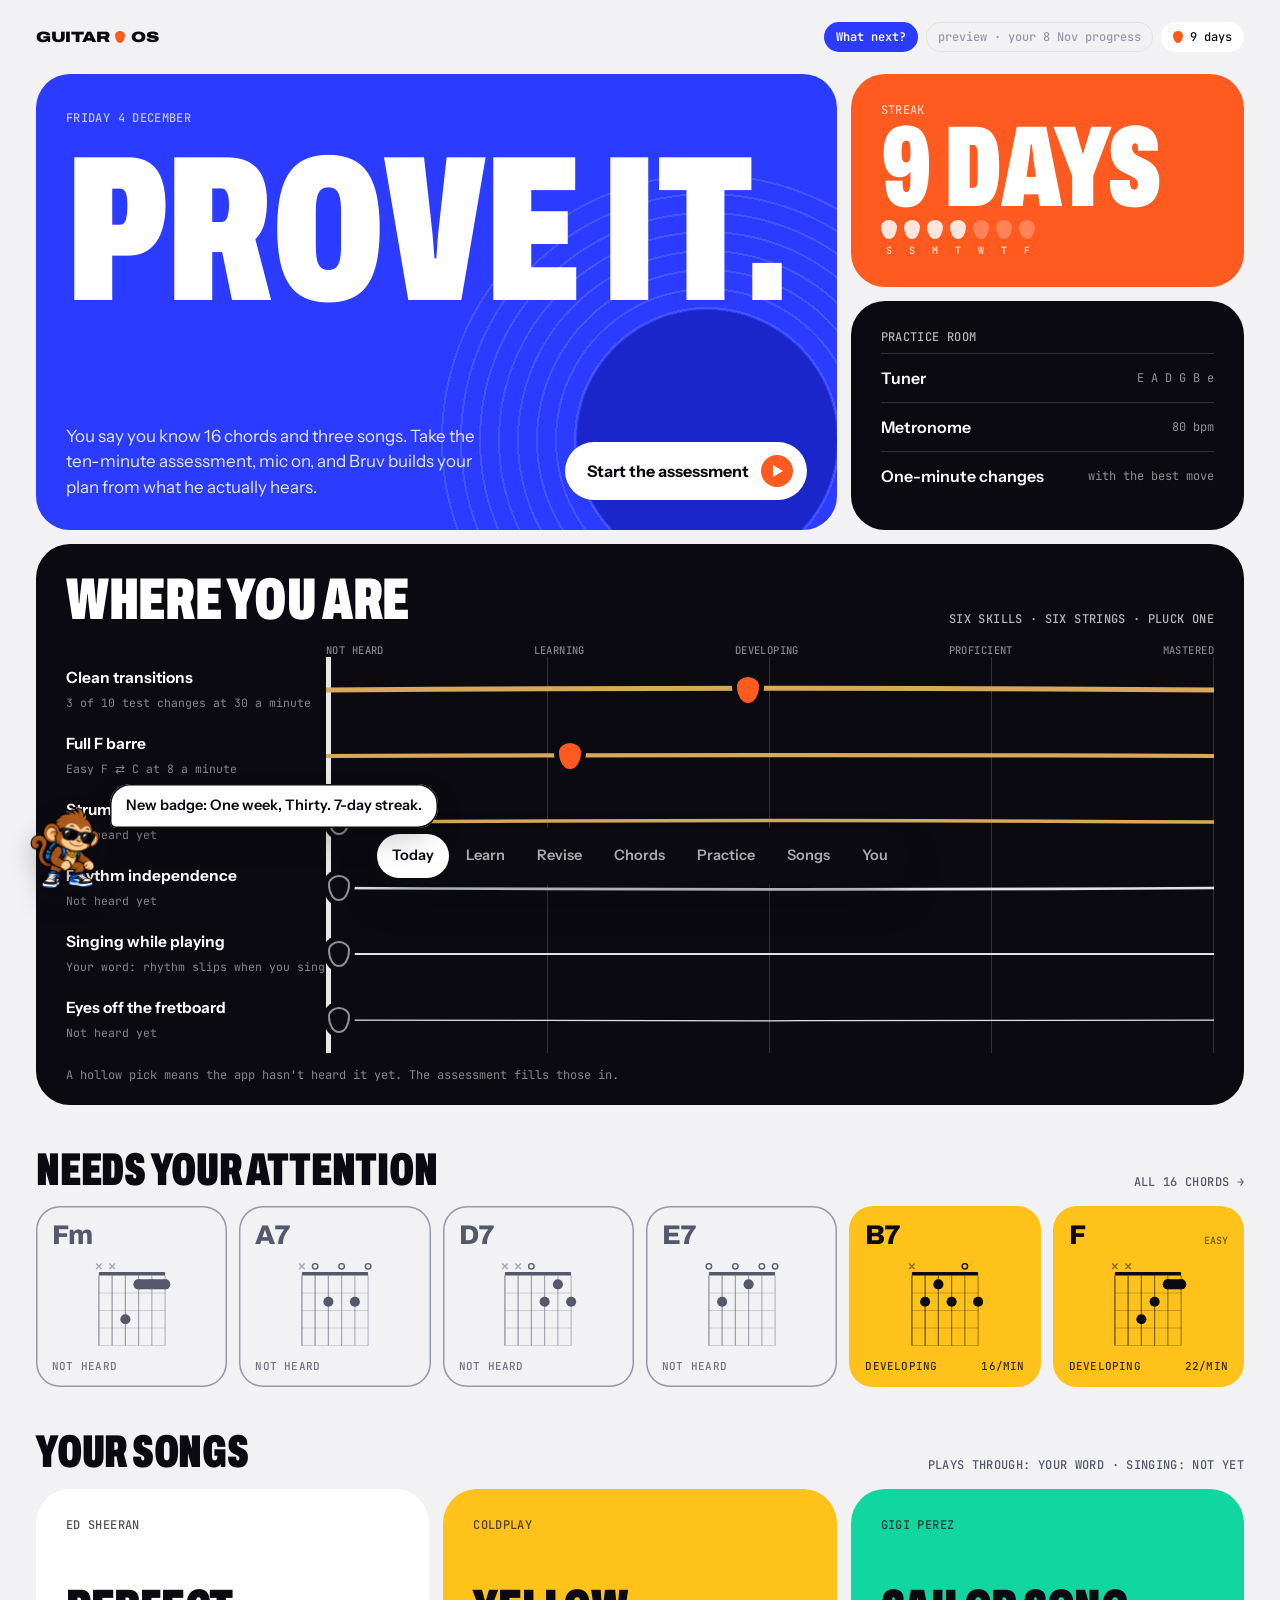
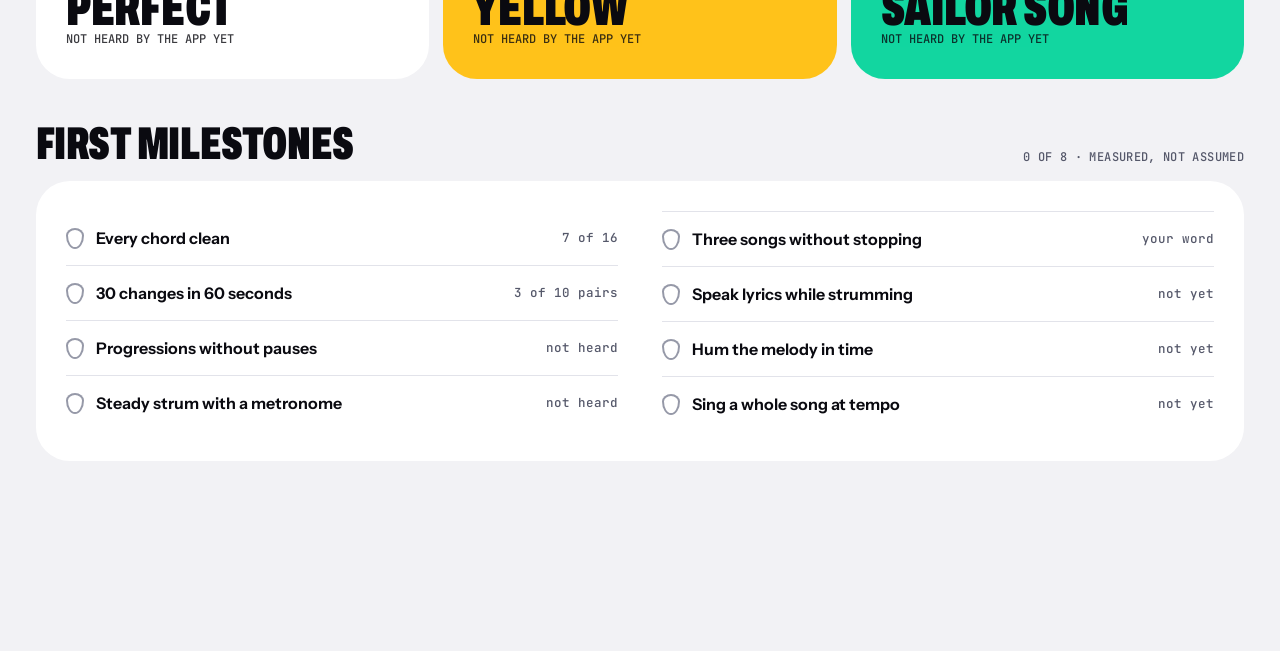
<file: index.html>
<!doctype html>
<html lang="en"><head>
<meta charset="utf-8">
<meta name="viewport" content="width=device-width,initial-scale=1">
<title>Guitar OS</title>
<link rel="apple-touch-icon" href="icon-180.png">
<!-- Guitar OS lives in v2/. The original app is still at classic.html. -->
<script>location.replace("v2/"+location.hash)</script>
</head><body style="font-family:system-ui;padding:40px"><a href="v2/">Open Guitar OS</a> · <a href="classic.html">Classic app</a></body></html>
</file>
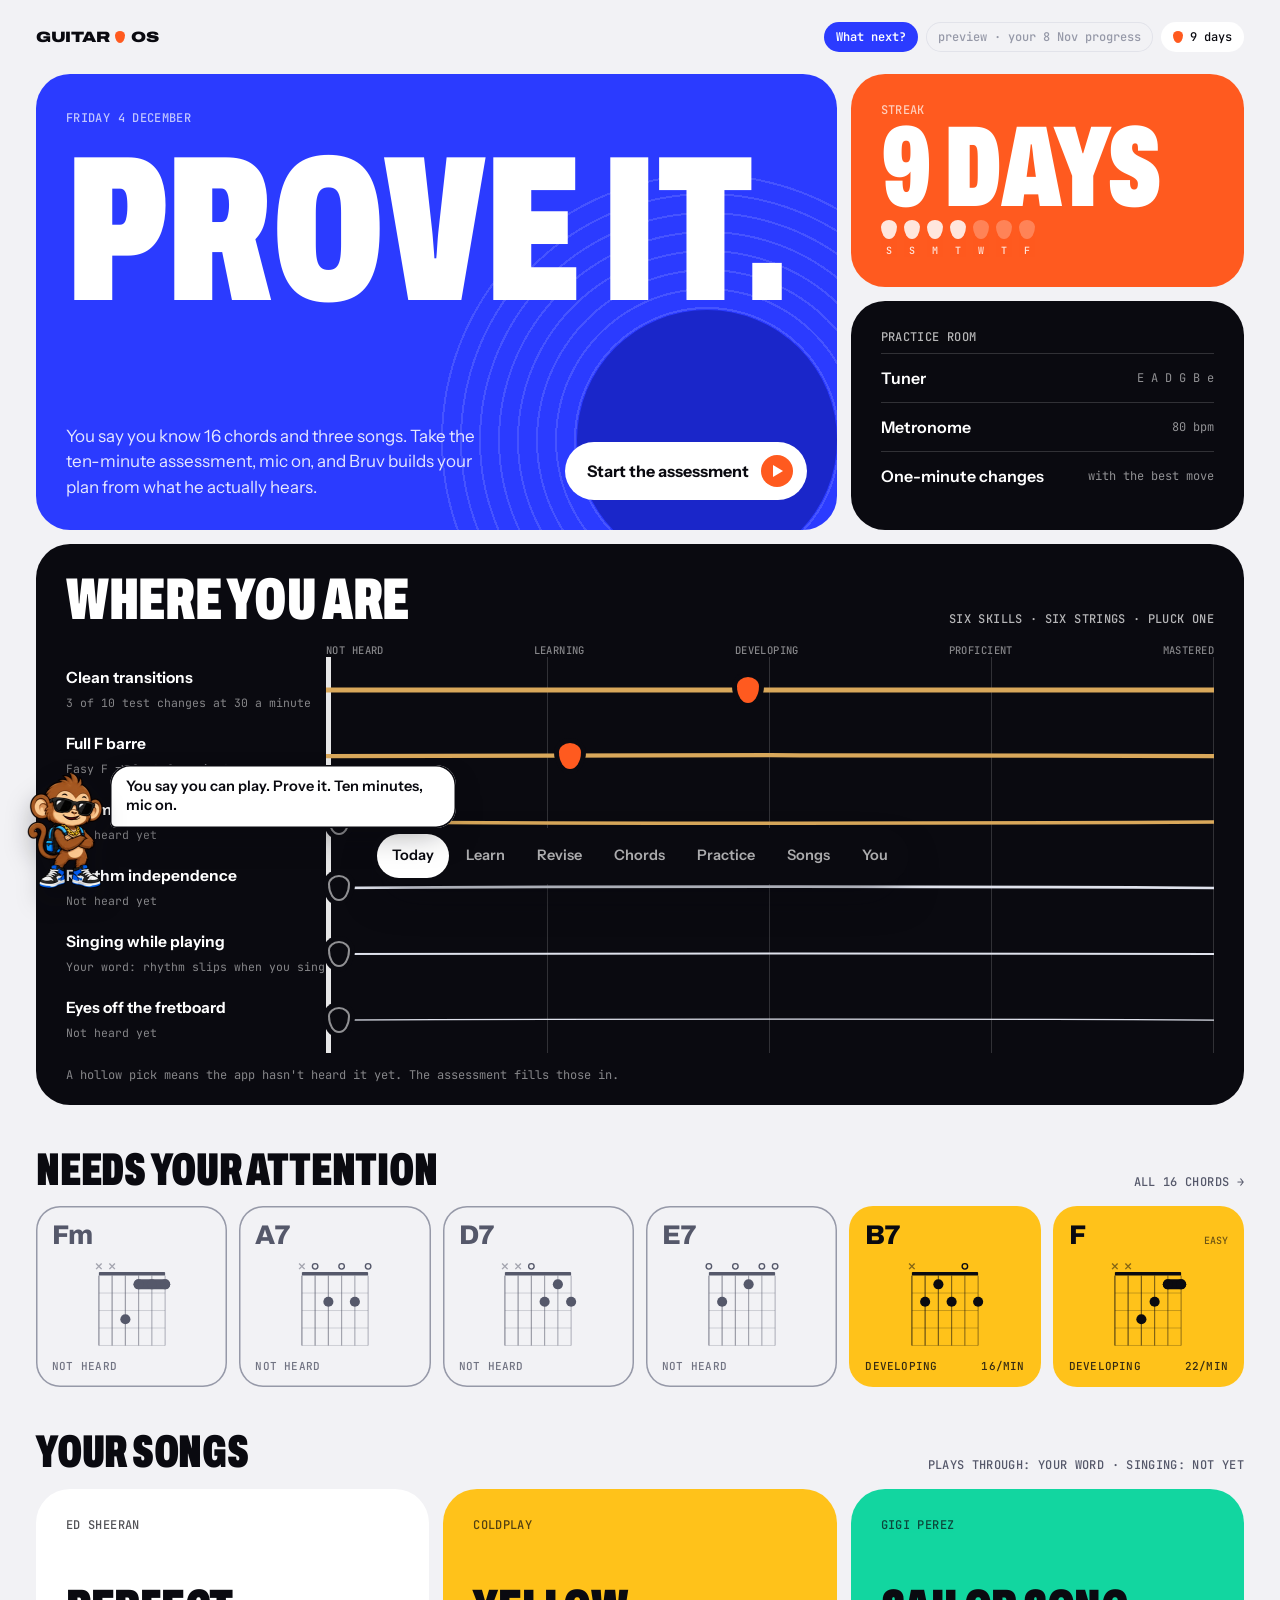
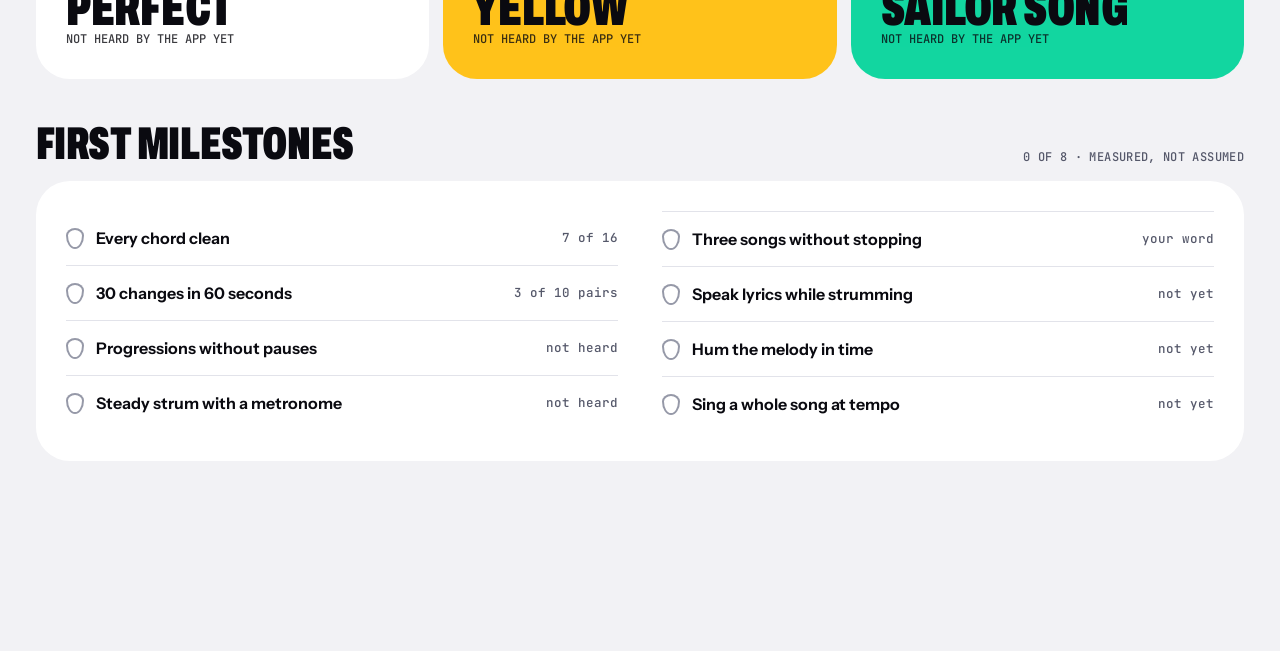
<file: v2/index.html>
<!doctype html>
<html lang="en">
<head>
<meta charset="utf-8">
<meta name="viewport" content="width=device-width,initial-scale=1,viewport-fit=cover">
<title>Guitar OS</title>
<meta name="theme-color" content="#f2f2f5">
<link rel="apple-touch-icon" href="../icon-180.png">
<link rel="manifest" href="manifest.webmanifest">
<meta name="apple-mobile-web-app-capable" content="yes">
<meta name="mobile-web-app-capable" content="yes">
<meta name="apple-mobile-web-app-title" content="Guitar OS">
<meta name="apple-mobile-web-app-status-bar-style" content="default">
<link rel="preconnect" href="https://fonts.googleapis.com">
<link rel="preconnect" href="https://fonts.gstatic.com" crossorigin>
<link href="https://fonts.googleapis.com/css2?family=Archivo:wdth,wght@62..125,400..900&family=Instrument+Sans:wght@400..700&family=JetBrains+Mono:wght@400;500;700&display=swap" rel="stylesheet">
<link rel="stylesheet" href="os.css?v=18">
</head>
<body>
<header class="top">
  <a class="mark" href="#today" data-go="today" aria-label="Guitar OS, today">Guitar<i></i>OS</a>
  <div class="chips" id="chips"></div>
</header>
<main id="view" tabindex="-1"></main>
<nav class="dock" aria-label="Sections"><div role="tablist">
  <button role="tab" data-go="today">Today</button>
  <button role="tab" data-go="learn">Learn</button>
  <button role="tab" data-go="revise">Revise</button>
  <button role="tab" data-go="chords">Chords</button>
  <button role="tab" data-go="practice">Practice</button>
  <button role="tab" data-go="songs">Songs</button>
  <button role="tab" data-go="you">You</button>
</div></nav>
<aside class="sheet" id="sheet" hidden></aside>
<section class="stage" id="stage" hidden aria-live="polite"></section>
<script src="os.js?v=11"></script>
<script src="os-engine.js?v=1"></script>
<script src="os-more.js?v=8"></script>
<script src="os-songs.js?v=5"></script>
<script src="os-theory.js?v=1"></script>
<script src="os-pro.js?v=1"></script>
<script src="os-book.js?v=3"></script>
<script src="os-plus.js?v=1"></script>
<script src="os-hands.js?v=4"></script>
<script>if("serviceWorker" in navigator&&(location.protocol==="https:"||location.hostname==="localhost"))navigator.serviceWorker.register("sw.js").catch(()=>{})</script>
</body>
</html>
</file>
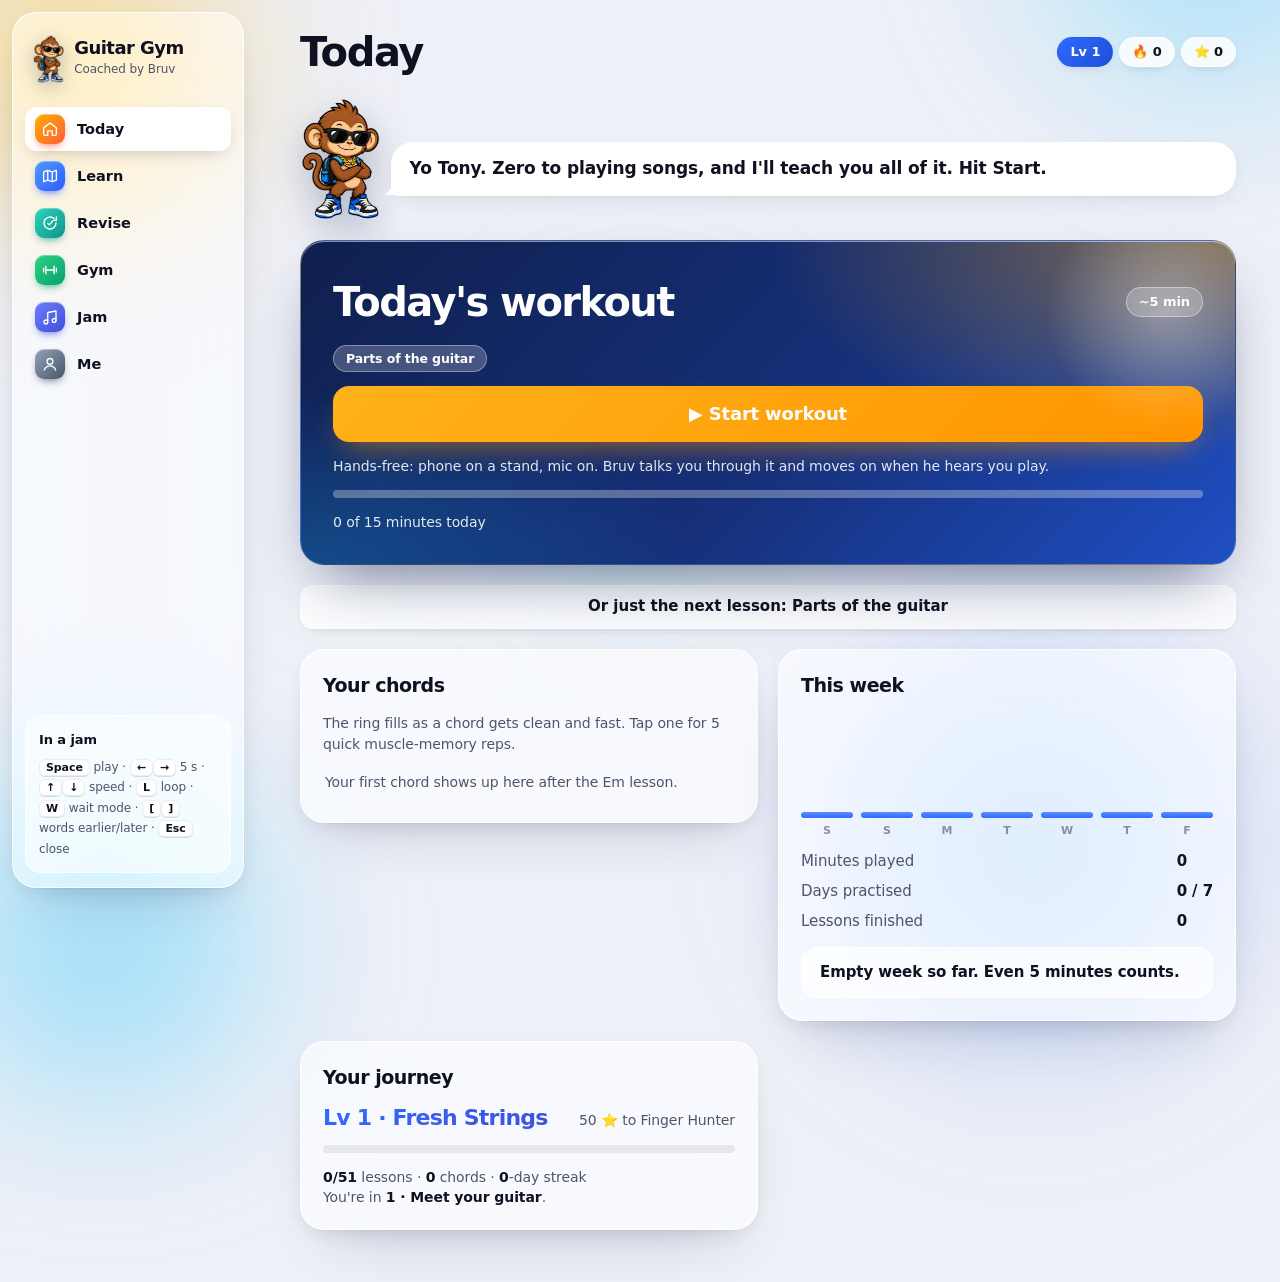
<file: classic.html>
<!doctype html>
<html lang="en"><head>
<meta charset="utf-8">
<meta name="viewport" content="width=device-width,initial-scale=1,viewport-fit=cover">
<meta name="apple-mobile-web-app-capable" content="yes">
<meta name="apple-mobile-web-app-title" content="Guitar Gym">
<meta name="apple-mobile-web-app-status-bar-style" content="default">
<meta name="color-scheme" content="light">
<meta name="theme-color" content="#eef0f7">
<link rel="apple-touch-icon" href="icon-180.png">
<link rel="icon" type="image/png" href="icon-512.png">
<title>Bruv's Guitar Gym</title>
<link rel="stylesheet" href="studio.css?v=25">
<link rel="stylesheet" href="revise.css?v=1">
<link rel="stylesheet" href="progress.css?v=2">
<style>
/* Layout: bright Liquid Glass. A slow colour mesh (amber, sky, blue, teal) sits behind frosted white panels.
   Laptops get a glass sidebar with coloured icon tiles, phones a glass tab bar. Ink text, an amber gradient for actions, navy and blue for depth. */
:root{
  --bg:#eef0f7; --text:#0f1020; --text2:#50536b; --text3:#8b8ea3;
  --glass:rgba(255,255,255,.62); --glass2:rgba(255,255,255,.82); --edge:rgba(255,255,255,.85); --line:rgba(16,18,40,.08); --line2:rgba(16,18,40,.14);
  --gold:#ffb800; --gold-ink:#2b1b00; --orange:#ff9500; --coral:#ff9500; --pink:#2f6bff; --violet:#3f51d8; --blue:#2f6bff; --sky:#19b5ff; --good:#10b765; --hot:#ff3b4f; --teal:#14b8a6; --navy:#0f1f4d;
  --sunset:linear-gradient(135deg,#ffb21a 0%,#ff9500 100%);
  --sans:-apple-system,BlinkMacSystemFont,"SF Pro Text","Helvetica Neue",system-ui,sans-serif;
  --round:ui-rounded,"SF Pro Rounded",-apple-system,BlinkMacSystemFont,system-ui,sans-serif;
  --display:var(--round); --body:var(--sans);
  /* older names the app's drawing code still uses */
  --paper:#f2f3f8; --card:#fff; --ink:var(--text); --tan:#dadce6; --fur:var(--violet); --mute:var(--text2);
  --side:256px; --ease:cubic-bezier(.2,.8,.2,1);
  --shadow:0 1px 1px rgba(16,18,40,.04),0 8px 24px -8px rgba(16,18,40,.12),0 30px 60px -30px rgba(15,31,77,.22);
  color-scheme:light;
}
*{box-sizing:border-box}
html,body{min-height:100%}
body{margin:0;background:var(--bg);color:var(--text);font:400 15px/1.45 var(--sans);-webkit-font-smoothing:antialiased;letter-spacing:-.006em;
  padding-left:max(16px,env(safe-area-inset-left,0px));padding-right:max(16px,env(safe-area-inset-right,0px));
  padding-top:calc(14px + env(safe-area-inset-top,0px));padding-bottom:calc(96px + env(safe-area-inset-bottom,0px));-webkit-tap-highlight-color:transparent}
/* the colour mesh */
body::before{content:"";position:fixed;inset:-20vmax;z-index:-1;pointer-events:none;filter:blur(60px) saturate(130%);
  background:radial-gradient(28vmax 28vmax at 18% 22%,rgba(255,184,0,.42),transparent 70%),radial-gradient(30vmax 30vmax at 82% 12%,rgba(25,181,255,.34),transparent 70%),
    radial-gradient(32vmax 32vmax at 72% 78%,rgba(47,107,255,.30),transparent 70%),radial-gradient(28vmax 28vmax at 20% 85%,rgba(25,181,255,.38),transparent 70%),
    radial-gradient(22vmax 22vmax at 50% 50%,rgba(20,195,176,.22),transparent 70%)}
@media (prefers-reduced-motion:no-preference){body::before{animation:mesh 28s ease-in-out infinite alternate}
  @keyframes mesh{0%{transform:translate3d(0,0,0) rotate(0)}50%{transform:translate3d(3vmax,-2vmax,0) rotate(8deg)}100%{transform:translate3d(-2vmax,3vmax,0) rotate(-6deg)}}}
[hidden]{display:none!important}
h1,h2,h3{font-family:var(--sans);font-weight:700;margin:0;letter-spacing:-.022em;text-wrap:balance}
p{margin:0}
::selection{background:rgba(255,184,0,.4)}
svg text{font-family:var(--round)!important}
svg circle[fill="var(--blue)"]{stroke:#fff;stroke-width:2}

/* top bar */
.top{display:flex;justify-content:space-between;align-items:center;gap:12px;max-width:620px;margin:0 auto 16px}
.top h1{font:800 26px/1.1 var(--sans);letter-spacing:-.035em}
.stats{display:flex;gap:6px;font-variant-numeric:tabular-nums}
.pill{background:var(--glass2);border:1px solid var(--edge);border-radius:99px;padding:6px 12px;font:650 13px/1.2 var(--round);color:var(--text);box-shadow:0 4px 14px -6px rgba(16,18,40,.18);-webkit-backdrop-filter:blur(20px);backdrop-filter:blur(20px)}
.pill.blue{background:linear-gradient(135deg,#2f6bff,#1d4ed8);color:#fff;border-color:transparent}
main{max-width:620px;margin:0 auto}
.stack{display:grid;gap:16px;min-width:0}

/* glass surfaces */
.card{background:var(--glass);-webkit-backdrop-filter:blur(30px) saturate(180%);backdrop-filter:blur(30px) saturate(180%);border:1px solid var(--edge);border-radius:24px;padding:22px;display:grid;gap:14px;min-width:0;box-shadow:var(--shadow)}
.card h2{font-size:19px;font-weight:750;letter-spacing:-.025em}
.mute{color:var(--text2);font-size:14px}
.mute b{color:var(--text)}

/* controls */
button,select,input,textarea{font:inherit;color:inherit}
button{cursor:pointer;border:0;background:none;transition:transform .18s var(--ease),background .18s,box-shadow .18s,filter .18s,opacity .18s}
button:focus-visible,select:focus-visible,input:focus-visible,textarea:focus-visible{outline:3px solid rgba(47,107,255,.45);outline-offset:2px}
button:active{transform:scale(.97)}
.big{background:var(--sunset);color:#fff;font:700 16px/1.2 var(--sans);letter-spacing:-.01em;border-radius:14px;padding:14px 20px;flex:1;
  box-shadow:0 12px 28px -10px rgba(255,140,0,.65),inset 0 1px 0 rgba(255,255,255,.4);text-shadow:0 1px 1px rgba(140,60,0,.25)}
.big:hover{filter:brightness(1.05) saturate(1.05);transform:translateY(-1px)}
.big.gold{background:var(--sunset)}
.big.stop{background:linear-gradient(135deg,#ff5a5f,#e8173a);box-shadow:0 12px 28px -10px rgba(232,23,58,.6)}
.big:disabled{background:#e4e5ec;color:var(--text3);box-shadow:none;text-shadow:none}
.big.xl{font-size:18px;padding:17px 22px;border-radius:16px}
.ghost{background:var(--glass2);border:1px solid var(--edge);border-radius:13px;padding:10px 15px;font-weight:600;color:var(--text);box-shadow:0 4px 14px -8px rgba(16,18,40,.25)}
.ghost:hover{background:#fff}
.row{display:flex;gap:10px;flex-wrap:wrap;align-items:center}
.grid2{display:grid;grid-template-columns:1fr 1fr;gap:12px}
select,input[type=text],input[type=number],input[type=time]{background:rgba(255,255,255,.85);border:1px solid var(--line2);border-radius:11px;padding:10px 12px;font-weight:500;min-width:0;width:100%;color:var(--text)}
input[type=checkbox]{accent-color:var(--orange);width:18px;height:18px}
input[type=range]{width:100%;accent-color:var(--orange)}
label.row{font-weight:500}

/* Bruv + speech bubble */
.bruv{display:flex;gap:10px;align-items:flex-end;min-height:0}
.mascot{height:108px;width:auto;flex:none;filter:drop-shadow(0 14px 18px rgba(15,31,77,.28))}
.bubble{position:relative;background:#fff;border:1px solid var(--edge);border-radius:22px 22px 22px 6px;padding:14px 18px;font-weight:600;font-size:16px;line-height:1.4;flex:1;margin-bottom:24px;min-width:0;color:var(--text);box-shadow:var(--shadow)}
.bubble::before{content:"";position:absolute;left:-7px;bottom:0;width:16px;height:16px;background:#fff;clip-path:polygon(0 100%,100% 0,100% 100%);border-bottom-right-radius:2px}
.bubble::after{display:none}

/* path */
.unit{display:grid;gap:8px}
.unit h3{font:700 12px/1.2 var(--sans);letter-spacing:.09em;text-transform:uppercase;color:var(--text2);display:flex;justify-content:space-between;gap:8px;margin-top:6px}
.lesson{display:flex;gap:14px;align-items:center;text-align:left;background:rgba(255,255,255,.72);border:1px solid var(--edge);border-radius:16px;padding:13px 14px;width:100%;box-shadow:0 2px 10px -6px rgba(16,18,40,.2)}
.lesson:hover{background:#fff;transform:translateY(-1px)}
.lesson .n{flex:none;width:36px;height:36px;border-radius:11px;background:#f0f1f6;display:grid;place-items:center;font:700 15px var(--round);color:var(--text2)}
.lesson.done .n{background:linear-gradient(135deg,#2bd47d,#0fa85a);color:#fff}
.lesson.next{background:#fff;border:2px solid transparent;background-image:linear-gradient(#fff,#fff),var(--sunset);background-origin:border-box;background-clip:padding-box,border-box;box-shadow:0 14px 30px -14px rgba(255,140,0,.55)}
.lesson.next .n{background:var(--sunset);color:#fff}
.lesson.locked{opacity:.45;box-shadow:none;background:rgba(255,255,255,.4)}
.lesson b{display:block;font-weight:650}
.lesson span.d{font-size:13px;color:var(--text2)}

/* full-screen sheet for lessons, tools and jams */
.sheet{position:fixed;inset:0;background:rgba(240,241,248,.78);-webkit-backdrop-filter:blur(40px) saturate(180%);backdrop-filter:blur(40px) saturate(180%);z-index:20;overflow-y:auto;
  padding:calc(14px + env(safe-area-inset-top,0px)) max(16px,env(safe-area-inset-right,0px)) calc(28px + env(safe-area-inset-bottom,0px)) max(16px,env(safe-area-inset-left,0px));animation:sheet-in .32s var(--ease)}
@keyframes sheet-in{from{transform:translateY(14px)}}
.sheet .in{max-width:700px;margin:0 auto;display:grid;gap:14px}
.sheet .in:has(.sk-stage){max-width:1320px}
.sbar{display:flex;align-items:center;gap:12px}
.sbar .x{font-size:22px;font-weight:500;width:36px;height:36px;border-radius:50%;background:#fff;color:var(--text);flex:none;display:grid;place-items:center;line-height:1;box-shadow:0 4px 12px -4px rgba(16,18,40,.25)}
.prog{flex:1;height:6px;border-radius:99px;background:rgba(16,18,40,.08);overflow:hidden}
.prog i{display:block;height:100%;border-radius:99px;background:var(--sunset);transition:width .35s var(--ease)}
.sheet .bruv{min-height:0!important}
.sheet .mascot{height:84px!important}
.sheet .bubble{margin-bottom:18px!important}
.stitle{font:800 28px/1.12 var(--sans);letter-spacing:-.035em;color:var(--text)}
.stitle .sec{vertical-align:5px}
.body{font-size:18px;line-height:1.55;font-weight:450}
.body b{color:var(--orange);font-weight:700}
.body small{display:block;color:var(--text2);font-size:15px;font-weight:400;margin-top:8px;line-height:1.5}
.vis{display:flex;justify-content:center;overflow-x:auto}
.opts{display:grid;gap:8px}
.opt{background:#fff;border:1px solid var(--line);border-radius:14px;padding:14px 16px;font-weight:600;text-align:left;box-shadow:0 2px 8px -4px rgba(16,18,40,.15)}
.opt:hover{transform:translateY(-1px);box-shadow:0 10px 20px -10px rgba(16,18,40,.25)}
.opt.right{background:linear-gradient(135deg,#2bd47d,#0fa85a);color:#fff;border-color:transparent}
.opt.wrong{background:linear-gradient(135deg,#ff6a6a,#e8173a);color:#fff;border-color:transparent}
.now{display:flex;align-items:center;justify-content:center;gap:28px;min-height:150px;flex-wrap:wrap}
.cname{font:900 84px/1 var(--round);letter-spacing:-.05em;text-align:center;background:var(--sunset);-webkit-background-clip:text;background-clip:text;color:transparent;filter:drop-shadow(0 10px 20px rgba(255,140,0,.25))}
.flip svg{transform:scaleX(-1)}

/* tuner */
.gauge{position:relative;height:120px}
.gauge .scale{position:absolute;inset:auto 0 30px;height:8px;border-radius:99px;background:linear-gradient(90deg,var(--hot),var(--gold) 38%,var(--good) 50%,var(--gold) 62%,var(--hot))}
.gauge .needle{position:absolute;bottom:24px;left:50%;width:4px;height:92px;background:var(--text);border-radius:3px;transform-origin:bottom center;transition:transform .12s;transform:translateX(-50%)}
.gauge .lbl{position:absolute;bottom:0;font-size:12px;font-weight:600;color:var(--text3)}
.note{font:900 96px/1 var(--round);text-align:center;letter-spacing:-.05em;color:var(--text)}
.note.ok{color:var(--good)}
.tunes{display:grid;grid-template-columns:repeat(6,1fr);gap:6px}
.tune{background:#fff;border:1px solid var(--line);border-radius:12px;padding:10px 0;font:750 18px var(--round);box-shadow:0 2px 8px -4px rgba(16,18,40,.15)}
.tune.on{background:var(--sunset);color:#fff;border-color:transparent}
.tune.done{background:linear-gradient(135deg,#2bd47d,#0fa85a);color:#fff;border-color:transparent}
.ear{display:flex;align-items:center;gap:10px;font-weight:600;background:rgba(255,255,255,.75);border:1px solid var(--edge);border-radius:13px;padding:10px 13px;color:var(--text2)}
.ear .dot{width:10px;height:10px;border-radius:50%;background:var(--text3);flex:none}
.ear.live{color:var(--text)}
.ear.live .dot{background:var(--hot);box-shadow:0 0 0 5px rgba(255,59,79,.18);animation:pulse 1.2s infinite}
@keyframes pulse{50%{opacity:.35}}

/* strum lane */
.lane{display:grid;gap:6px}
.strum2{display:grid;grid-template-columns:120px minmax(0,1fr);gap:14px;align-items:stretch}
.pend{width:120px;height:100%;min-height:120px;background:#fff;border:1px solid var(--line);border-radius:16px;box-shadow:0 2px 8px -4px rgba(16,18,40,.15)}
.pend .pstr line{stroke:#b8bccb}.pend .pstr.hit line{animation:pstr .35s ease-out}
@keyframes pstr{0%{stroke:var(--orange)}100%{stroke:#b8bccb}}
.pend .pick path{fill:var(--orange);stroke:#1d1300;stroke-width:1.5;stroke-linejoin:round}.pend .pick.ghost path{fill:#fff;stroke:var(--text3);stroke-dasharray:3 3}
.lane2{display:grid;gap:5px}
.sc{display:grid;justify-items:center;gap:2px;padding:10px 0 8px;border-radius:14px;background:#fff;border:1px solid var(--line);box-shadow:0 2px 8px -4px rgba(16,18,40,.15);transition:transform .08s}
.sc i{font:800 30px/1 var(--round);font-style:normal;color:var(--text)}.sc b{font:800 15px var(--round);color:var(--text2)}.sc small{font:700 10.5px var(--sans);text-transform:uppercase;letter-spacing:.06em;color:var(--text3)}
.sc.ghost{background:transparent;border-style:dashed;box-shadow:none}.sc.ghost i{color:#cfd2dd}
.sc.on{background:var(--sunset);border-color:transparent;transform:translateY(-3px);box-shadow:0 12px 26px -10px rgba(255,140,0,.6)}.sc.on i,.sc.on b,.sc.on small{color:#1d1300}
.sc.ghost.on{background:#eef0f6;box-shadow:none}.sc.ghost.on i{color:var(--text2)}.sc.ghost.on b,.sc.ghost.on small{color:var(--text2)}
.strum-tip{text-align:center;margin:0}
@media (max-width:620px){.strum2{grid-template-columns:1fr}.pend{width:100%;height:110px}.sc i{font-size:22px}.sc small{display:none}}
.slots{display:grid;gap:5px}
.slot{border:1px solid var(--line);border-radius:14px;background:#fff;height:66px;display:grid;place-items:center;font:700 28px var(--round);color:var(--text);box-shadow:0 2px 8px -4px rgba(16,18,40,.15)}
.slot.rest{color:#c5c7d3}
.slot.on{background:var(--sunset);color:#fff;border-color:transparent;box-shadow:0 12px 26px -10px rgba(255,140,0,.6);transform:translateY(-2px)}
.slot.on.rest{background:#f0f1f6;color:var(--text3);box-shadow:none;transform:none}
.counts{display:grid;gap:5px;text-align:center;font:700 12px var(--round);color:var(--text3)}
.beats{display:flex;gap:10px;justify-content:center}
.beats i{width:16px;height:16px;border-radius:50%;background:rgba(16,18,40,.1)}
.beats i.on{background:var(--orange);box-shadow:0 0 0 5px rgba(255,138,0,.2)}
.beats i.on.one{background:var(--blue);box-shadow:0 0 0 5px rgba(47,107,255,.22)}

/* tab, drills */
.tab{font:500 15px/1.4 ui-monospace,"SF Mono",Menlo,monospace;background:#fff;border:1px solid var(--line);border-radius:14px;padding:14px;overflow-x:auto;white-space:pre}
.tab .cur{background:var(--gold);border-radius:4px}
.tab .ok{color:var(--good)}
.target{font:900 70px/1 var(--round);letter-spacing:-.05em;text-align:center;background:var(--sunset);-webkit-background-clip:text;background-clip:text;color:transparent}
.time{font:800 52px/1 var(--round);text-align:center;font-variant-numeric:tabular-nums;letter-spacing:-.04em}
.best{display:grid;grid-template-columns:1fr auto;gap:8px 14px;font-variant-numeric:tabular-nums;color:var(--text2)}
.best b{color:var(--text);font-weight:700}

/* home */
.plan{display:grid;gap:8px;margin:0;padding:0;list-style:none}
.plan li{display:flex;gap:10px;align-items:center;background:#fff;border:1px solid var(--line);border-radius:13px;padding:11px 13px;font-weight:600;cursor:pointer}
.plan li b{flex:1}
.chain{height:8px;border-radius:99px;background:rgba(16,18,40,.08);overflow:hidden}
.chain i{display:block;height:100%;border-radius:99px;background:var(--sunset)}
.week{display:grid;grid-template-columns:repeat(7,1fr);gap:8px;align-items:end;height:124px}
.week div{display:grid;gap:6px;justify-items:center;align-self:stretch;align-content:end;font:700 11px var(--round);color:var(--text3)}
.week i{display:block;width:100%;min-height:6px;background:linear-gradient(180deg,#5b8cff,#2f6bff);border-radius:8px}
.week i.goal{background:var(--sunset)}
#weeksay::before{display:none}
#weeksay{border-radius:16px;box-shadow:none;background:rgba(255,255,255,.7)}
.tools{display:grid;grid-template-columns:1fr 1fr;gap:12px}
.tool{background:var(--glass);-webkit-backdrop-filter:blur(24px) saturate(180%);backdrop-filter:blur(24px) saturate(180%);border:1px solid var(--edge);border-radius:20px;padding:18px;text-align:left;display:grid;gap:4px;align-content:start;box-shadow:var(--shadow)}
.tool:hover{transform:translateY(-3px);background:rgba(255,255,255,.85)}
.tool .i{font-size:22px;width:46px;height:46px;border-radius:13px;display:grid;place-items:center;margin-bottom:8px;background:linear-gradient(135deg,#fff,#eef0f7);box-shadow:inset 0 0 0 1px var(--line),0 6px 14px -8px rgba(16,18,40,.3)}
.tool b{font-weight:700;font-size:16px;letter-spacing:-.015em}
.tool.locked{opacity:.5}
.badges{display:grid;grid-template-columns:repeat(auto-fill,minmax(104px,1fr));gap:10px}
.badge{border:1px solid var(--edge);border-radius:16px;padding:14px 8px;text-align:center;background:#fff;font-weight:650;font-size:12px;display:grid;gap:6px;box-shadow:0 6px 16px -10px rgba(16,18,40,.3)}
.badge .i{font-size:30px}
.badge.off{opacity:.35;filter:grayscale(1);box-shadow:none;background:rgba(255,255,255,.5)}
details{background:rgba(255,255,255,.7);border:1px solid var(--edge);border-radius:14px;padding:12px 15px}
details summary{font-weight:650;cursor:pointer}
details p{margin-top:8px;line-height:1.55;color:var(--text2)}
.lib{display:grid;grid-template-columns:repeat(auto-fill,minmax(136px,1fr));gap:12px}
.libc{background:#fff;border:1px solid var(--edge);border-radius:18px;padding:12px;display:grid;justify-items:center;gap:2px;box-shadow:0 8px 20px -12px rgba(16,18,40,.3)}
.libc:hover{transform:translateY(-3px)}
.libc b{font:800 21px var(--round);letter-spacing:-.03em}
.toast{position:fixed;left:50%;top:calc(16px + env(safe-area-inset-top,0px));transform:translateX(-50%);background:rgba(20,20,32,.86);-webkit-backdrop-filter:blur(20px);backdrop-filter:blur(20px);border-radius:16px;padding:12px 18px;font-weight:650;color:#fff;
  box-shadow:0 20px 40px -12px rgba(16,18,40,.5);z-index:40;max-width:min(90vw,460px);text-align:center}

/* navigation: glass tab bar on phones, glass sidebar on laptops; every section has its own coloured tile */
nav{position:fixed;left:0;right:0;bottom:0;background:rgba(255,255,255,.7);-webkit-backdrop-filter:blur(30px) saturate(180%);backdrop-filter:blur(30px) saturate(180%);border-top:1px solid var(--edge);display:flex;justify-content:center;z-index:10;
  padding:6px max(10px,env(safe-area-inset-right,0px)) calc(6px + env(safe-area-inset-bottom,0px)) max(10px,env(safe-area-inset-left,0px));box-shadow:0 -10px 30px -20px rgba(16,18,40,.3)}
nav .brand,nav .coach{display:none}
nav div[role=tablist]{display:flex;gap:2px;max-width:620px;width:100%}
nav button{flex:1;border-radius:12px;padding:5px 2px;font:600 10.5px var(--sans);color:var(--text3);display:grid;justify-items:center;gap:3px}
nav button svg{width:22px;height:22px}
nav button[aria-selected="true"]{color:var(--text)}
nav button[data-t="home"]{--c1:#ffb000;--c2:#ff5e3a}
nav button[data-t="learn"]{--c1:#4f9bff;--c2:#2f5bff}
nav button[data-t="practice"]{--c1:#2bd47d;--c2:#0b9e72}
nav button[data-t="songs"]{--c1:#6c7cff;--c2:#3f51d8}
nav button[data-t="revise"]{--c1:#2dd4bf;--c2:#0e9488}
nav button[data-t="me"]{--c1:#94a3b8;--c2:#475569}
nav button[aria-selected="true"] svg{color:var(--c2)}
@media (prefers-reduced-motion:no-preference){.pop{animation:pop .32s var(--ease)}@keyframes pop{from{transform:scale(.9);opacity:0}to{transform:none}}}

/* workout hero, chips, mastery rings, doctor, jam timeline */
.hero{background:radial-gradient(90% 120% at 100% 0%,rgba(255,170,0,.45),transparent 55%),radial-gradient(70% 90% at 0% 100%,rgba(25,181,255,.25),transparent 60%),linear-gradient(135deg,#0f1f4d 0%,#16307a 55%,#1f4fc4 100%);border:1px solid rgba(255,255,255,.18);color:#fff;
  box-shadow:0 30px 60px -24px rgba(15,31,77,.6),inset 0 1px 0 rgba(255,255,255,.5);-webkit-backdrop-filter:none;backdrop-filter:none;position:relative;overflow:hidden}
.hero::after{content:"";position:absolute;right:-60px;top:-60px;width:260px;height:260px;border-radius:50%;background:radial-gradient(circle,rgba(255,255,255,.35),transparent 65%);pointer-events:none}
.hero h2{font-size:30px;font-weight:850;letter-spacing:-.04em;color:#fff}
.hero .mute{color:rgba(255,255,255,.88)}
.hero .chain{background:rgba(255,255,255,.3)}
.hero .chain i{background:#fff}
.hero .pill{background:rgba(255,255,255,.22);border-color:rgba(255,255,255,.4);color:#fff;box-shadow:none}
.hero .chip{background:rgba(255,255,255,.22);border-color:rgba(255,255,255,.35);color:#fff}
.hero .big{background:var(--sunset);color:#fff;text-shadow:none;box-shadow:0 14px 30px -12px rgba(255,149,0,.6)}
.chips{display:flex;flex-wrap:wrap;gap:6px}
.chip{background:rgba(255,255,255,.85);color:var(--text);border:1px solid var(--line);border-radius:99px;padding:5px 12px;font:650 12.5px/1.2 var(--sans)}
.chip.on{background:var(--sunset);color:#fff;border-color:transparent}
.chip.ok{background:linear-gradient(135deg,#2bd47d,#0fa85a);color:#fff;border-color:transparent}
.chip.miss{background:rgba(255,59,79,.12);color:#d4142f;border-color:rgba(255,59,79,.35)}
.rings{display:flex;gap:16px;overflow-x:auto;padding:4px 2px 8px}
.ringc{flex:none;display:grid;justify-items:center;gap:4px;font:700 11px var(--round);color:var(--text2)}
.ringc:hover{transform:translateY(-2px)}
.sec{display:inline-block;background:var(--sunset);color:#fff;border-radius:99px;padding:4px 11px;font:700 12px var(--sans);margin-right:8px;vertical-align:middle;letter-spacing:0}
.seg{display:grid;grid-template-columns:1fr 1fr;gap:2px;background:rgba(16,18,40,.07);border-radius:12px;padding:3px}
.seg button{padding:9px 6px;font-weight:650;font-size:14px;border-radius:9px;color:var(--text2)}
.seg button[aria-pressed="true"]{background:#fff;color:var(--text);box-shadow:0 2px 8px -2px rgba(16,18,40,.25)}
.seg button:disabled{opacity:.5}
.tl{display:flex;gap:6px;overflow-x:auto;padding:4px 2px 6px;scroll-behavior:smooth}
.tl .chip{flex:none;min-width:52px;text-align:center;font:750 15px var(--round);padding:8px 10px;border-radius:12px}
textarea{font:13px/1.5 ui-monospace,"SF Mono",Menlo,monospace;color:var(--text);background:rgba(255,255,255,.85);border:1px solid var(--line2);border-radius:14px;padding:12px;width:100%;min-height:200px;white-space:pre;overflow-x:auto}
.lyr{position:relative;max-height:36vh;overflow-y:auto;scroll-behavior:smooth;background:#fff;border:1px solid var(--line);border-radius:16px;padding:12px 14px;display:grid;gap:8px}
.lyr .lh{font:700 11px var(--sans);letter-spacing:.09em;text-transform:uppercase;color:var(--violet);margin-top:6px}
.lyr .ll{display:flex;flex-wrap:wrap;align-items:flex-end;opacity:.4;transition:opacity .2s}
.lyr .ll.cur{opacity:1}
.lyr .ls{display:inline-flex;flex-direction:column;white-space:pre;font-weight:650;font-size:17px;border-radius:6px}
.lyr .ls b{color:var(--violet);font-size:12px;min-height:17px}
.lyr .ls.on{background:var(--gold)}
.lyr .ls.nx b{color:var(--hot)}
.now.small{min-height:0;gap:14px}
.now.small .cname{font-size:46px}
.now.small svg{max-height:120px;width:auto}
.clip{display:grid;gap:10px;justify-items:center;background:rgba(255,255,255,.72);border:1px solid var(--edge);border-radius:18px;padding:14px 18px;box-shadow:0 4px 14px -10px rgba(16,18,40,.35)}
.clip-l{display:flex;gap:10px;align-items:center;font:800 20px var(--round);letter-spacing:-.02em;color:var(--text3)}
.clip-l b{color:var(--text3);transition:color .3s}.clip-l b.on{color:var(--text)}
.clip svg{cursor:pointer;max-width:100%;height:auto}
.clip .fd{transition:transform .7s cubic-bezier(.55,0,.2,1),opacity .45s}
.clip .fi{transition:transform .3s;transform-box:fill-box;transform-origin:center}
.clip .fd.lift .fi{transform:scale(1.22)}
.clip .mk{transition:opacity .45s}
.clip.still .fd,.clip.still .mk{transition:none}
.clip .ring{animation:anchor 1.6s ease-in-out infinite}
@keyframes anchor{0%,100%{opacity:.25}50%{opacity:.9}}
.clip.paused svg{opacity:.75}
.clip ul{margin:0;padding-left:18px;display:grid;gap:5px;font-size:14.5px;line-height:1.4;justify-self:stretch;text-align:left}
.clip small{color:var(--text3);font-size:12px}
.docs{display:grid;gap:8px}
.doc{display:flex;gap:10px;align-items:flex-start;background:#fff;border:1px solid var(--line);border-radius:13px;padding:10px 12px;font-weight:550;line-height:1.45}
.doc b.s{flex:none;width:24px;height:24px;border-radius:50%;display:grid;place-items:center;color:#fff;background:var(--hot);font-size:12px}
.doc.ok b.s{background:var(--good)}
.micpill{display:flex;align-items:center;gap:6px;font-weight:650;font-size:12px;background:#fff;border-radius:99px;padding:6px 11px;box-shadow:0 4px 12px -4px rgba(16,18,40,.25)}
.micpill i{display:block;width:40px;height:6px;border-radius:99px;background:rgba(16,18,40,.1);overflow:hidden;position:relative}
.micpill i b{position:absolute;inset:0 auto 0 0;background:var(--good);width:0;transition:width .08s}
.lvrow{display:flex;justify-content:space-between;align-items:baseline;gap:8px}
.lvrow b{font:850 22px var(--round);letter-spacing:-.035em;background:linear-gradient(135deg,#2f6bff,#3f51d8);-webkit-background-clip:text;background-clip:text;color:transparent}
.songc .row{justify-content:space-between}
.songc h2{font-size:18px}
.libc svg{max-width:100%;height:auto}
.bigdia svg{width:min(180px,100%);height:auto}
.bigdia svg[aria-label*="neck"]{width:min(340px,100%)}
.songc .meta{display:flex;gap:6px;flex-wrap:wrap}

/* laptop: sidebar + wide canvas */
@media (min-width:960px){
  body{padding:30px 44px 52px calc(var(--side) + 44px)}
  nav{top:12px;bottom:12px;left:12px;right:auto;width:calc(var(--side) - 24px);flex-direction:column;justify-content:flex-start;gap:24px;border:1px solid var(--edge);border-radius:24px;padding:22px 12px 14px;
    background:rgba(255,255,255,.55);box-shadow:var(--shadow)}
  nav .brand{display:flex;align-items:center;gap:10px;padding:0 8px}
  nav .brand img{height:48px;width:auto;filter:drop-shadow(0 6px 10px rgba(15,31,77,.3))}
  nav .brand b{display:block;font:800 18px/1.1 var(--sans);letter-spacing:-.03em}
  nav .brand span{font-size:12px;color:var(--text2);font-weight:500}
  nav div[role=tablist]{flex-direction:column;gap:3px;max-width:none}
  nav button{display:flex;align-items:center;gap:12px;padding:7px 10px;font-size:14.5px;font-weight:600;color:var(--text);border-radius:12px;text-align:left;flex:none}
  nav button svg{width:30px;height:30px;padding:6px;border-radius:9px;flex:none;color:#fff!important;background:linear-gradient(135deg,var(--c1),var(--c2));box-shadow:0 4px 10px -4px var(--c2),inset 0 1px 0 rgba(255,255,255,.35)}
  nav button:hover{background:rgba(255,255,255,.6)}
  nav button[aria-selected="true"]{background:#fff;box-shadow:0 6px 18px -8px rgba(16,18,40,.3)}
  nav .coach{display:grid;gap:6px;margin-top:auto;padding:13px;border-radius:16px;background:rgba(255,255,255,.6);border:1px solid var(--edge);font-size:12px;color:var(--text2);line-height:1.7}
  nav .coach b{color:var(--text);font-size:13px}
  nav .coach kbd{font:650 11px var(--sans);background:#fff;border:1px solid var(--line);border-radius:6px;padding:1px 6px;color:var(--text);box-shadow:0 1px 0 var(--line2)}
  .top{max-width:1100px;margin-bottom:22px}
  .top h1{font-size:40px}
  main{max-width:1100px}
  .mascot{height:124px}
  .bubble{font-size:17px}
  #tab-home{grid-template-columns:repeat(2,minmax(0,1fr));gap:20px;align-items:start}
  #tab-home>.bruv,#tab-home>.hero,#tab-home>#cont{grid-column:1/-1}
  #tab-home>.hero{padding:32px}
  #tab-home>.hero h2{font-size:40px}
  #tab-learn #path{max-width:780px}
  .tools{grid-template-columns:repeat(auto-fill,minmax(220px,1fr));gap:14px}
  #songlist{display:grid;grid-template-columns:repeat(2,minmax(0,1fr));gap:16px}
  #tab-songs>.card:last-child{max-width:740px}
  #tab-me{grid-template-columns:repeat(2,minmax(0,1fr));gap:20px;align-items:start}
  .sheet{padding:26px 44px 44px}
  .sheet .in{max-width:780px}
  .toast{left:calc(50% + var(--side)/2)}
}
</style>
</head><body>

<header class="top"><h1>Today</h1><div class="stats"><span class="pill blue" id="lv">Lv 1</span><span class="pill" id="streak">🔥 0</span><span class="pill" id="xp">⭐ 0</span></div></header>

<main>
<section id="tab-home" class="stack">
  <div class="bruv"><img class="mascot" alt="Bruv" src="bruv/idle_0.png"><div class="bubble" id="hsay">Yo Tony.</div></div>
  <div class="card hero">
    <div class="row" style="justify-content:space-between"><h2>Today's workout</h2><span class="pill" id="wmin">~10 min</span></div>
    <div class="chips" id="wplan"></div>
    <button class="big gold xl" id="wgo">▶ Start workout</button>
    <p class="mute">Hands-free: phone on a stand, mic on. Bruv talks you through it and moves on when he hears you play.</p>
    <div class="chain" aria-hidden="true"><i id="goalBar" style="width:0"></i></div>
    <div class="mute" id="goalTxt"></div>
  </div>
  <button class="ghost" id="cont">Just the next lesson</button>
  <div class="card"><h2>Your chords</h2><p class="mute">The ring fills as a chord gets clean and fast. Tap one for 5 quick muscle-memory reps.</p><div class="rings" id="rings"></div></div>
  <div class="card">
    <h2>This week</h2>
    <div class="week" id="week"></div>
    <div class="best" id="weekstats"></div>
    <div class="bubble" id="weeksay" style="margin:0;font-size:15px"></div>
  </div>
  <div class="card">
    <h2>Your journey</h2>
    <div class="lvrow"><b id="lvname">Fresh Strings</b><span class="mute" id="lvnext"></span></div>
    <div class="chain" aria-hidden="true"><i id="lvbar" style="width:0"></i></div>
    <div class="mute" id="journey"></div>
  </div>
</section>

<section id="tab-learn" class="stack" hidden>
  <div class="bruv"><img class="mascot" alt="Bruv" src="bruv/idle_0.png"><div class="bubble" id="lsay">Zero to playing songs. One lesson at a time, in order.</div></div>
  <div id="path" class="stack"></div>
</section>

<section id="tab-revise" class="stack" hidden>
  <div class="bruv"><img class="mascot" alt="Bruv" src="bruv/idle_0.png"><div class="bubble" id="rsay">Revision keeps what you've learned from slipping.</div></div>
  <div id="revise" class="stack"></div>
</section>

<section id="tab-practice" class="stack" hidden>
  <div class="bruv"><img class="mascot" alt="Bruv" src="bruv/idle_0.png"><div class="bubble" id="psay">The gym floor. Tools unlock as you learn what they need.</div></div>
  <div class="tools" id="tools"></div>
  <div class="card"><h2>Chord library</h2><p class="mute">Tap any chord to hear it. Locked ones are coming up in Learn.</p><div class="lib" id="lib"></div></div>
</section>

<section id="tab-songs" class="stack" hidden>
  <div class="bruv"><img class="mascot" alt="Bruv" src="bruv/idle_0.png"><div class="bubble" id="ssay">Jam mode. "Wait for me" pauses before every change until you get there.</div></div>
  <div id="studio" class="stack"></div>
  <div id="songlist" class="stack"></div>
  <div class="card">
    <h2>Add your own song</h2>
    <p class="mute">Found a song online? Type its chords in order, one per bar, separated by spaces. Example: <b>Am C G D</b></p>
    <label class="mute" for="cs-name">Song name</label><input type="text" id="cs-name" placeholder="Cold">
    <label class="mute" for="cs-ch">Chords</label><input type="text" id="cs-ch" placeholder="Am C G D" autocapitalize="off">
    <div class="grid2">
      <div><label class="mute" for="cs-pat">Strum</label><select id="cs-pat"></select></div>
      <div><label class="mute" for="cs-bpm">Speed (bpm)</label><input type="number" id="cs-bpm" value="70" min="40" max="160"></div>
    </div>
    <label class="mute" for="cs-ly">Chords + lyrics (optional). Paste a chord sheet and Jam shows the words. You can leave Chords empty if you paste one.</label><textarea id="cs-ly" spellcheck="false" autocapitalize="off" placeholder="[Verse 1]&#10;Am          C&#10;Words go here..."></textarea>
    <div class="mute" id="cs-msg"></div>
    <button class="big" id="cs-add">Add song</button>
  </div>
</section>

<section id="tab-me" class="stack" hidden>
  <div class="card pg" id="progress"></div>
  <div class="card"><h2>Stats</h2><div class="best" id="mestats"></div></div>
  <div class="card"><h2>Badges</h2><div class="badges" id="badges"></div></div>
  <div class="card"><h2>Settings</h2>
    <label class="row" for="set-voice"><input type="checkbox" id="set-voice"> Bruv talks out loud (hands-free coaching)</label>
    <label class="mute" for="set-view">Chord pictures</label>
    <select id="set-view"><option value="chart">Chart: upright, like chord books</option><option value="neck">Neck: sideways, like looking at your guitar</option></select>
    <label class="mute" for="set-mic">Microphone</label>
    <select id="set-mic"><option value="">Automatic (phone or laptop mic, never your earbuds)</option></select>
    <label class="row" for="set-left"><input type="checkbox" id="set-left"> Left-handed (mirror chord diagrams)</label>
    <label class="mute" for="set-goal">Daily goal</label>
    <select id="set-goal"><option value="10">10 minutes</option><option value="15">15 minutes</option><option value="20">20 minutes</option><option value="30">30 minutes</option></select>
    <label class="row" for="set-guide"><input type="checkbox" id="set-guide"> Bruv strums along when the mic is off</label>
    <label class="row" for="set-easy"><input type="checkbox" id="set-easy"> Use Easy G and Easy C in songs until I learn the full ones</label>
    <label class="mute" for="set-time">Daily practice reminder</label>
    <div class="grid2"><input type="time" id="set-time" value="19:00"><button class="ghost" id="set-remind">📅 Add to calendar</button></div>
    <p class="mute">Adds a repeating daily event with an alert to your phone's calendar.</p>
    <label class="mute">Move progress to another device</label>
    <button class="ghost" id="set-sync">📲 Send my progress</button>
    <p class="mute">AirDrop or message the link to your other device and open it there. That device takes this one's progress.</p>
    <button class="ghost" id="set-reset">Reset all progress</button>
  </div>
  <div class="card"><h2>Help</h2><div class="stack" id="faq"></div></div>
  <div class="card"><h2>Words you'll hear</h2><div class="stack" id="gloss"></div></div>
</section>
</main>

<div class="sheet" id="sheet" hidden>
  <div class="in">
    <div class="sbar"><button class="x" id="sx" aria-label="Close">×</button><div class="prog"><i id="sprog" style="width:0"></i></div><span class="micpill" id="mic" hidden>🎤<i><b></b></i></span></div>
    <div class="bruv" style="min-height:120px"><img class="mascot" alt="Bruv" src="bruv/idle_0.png" style="height:120px"><div class="bubble" id="ssbub" style="margin-bottom:46px">Let's go.</div></div>
    <div class="card" id="scard"></div>
  </div>
</div>

<nav>
  <div class="brand"><img src="bruv/idle_0.png" alt=""><div><b>Guitar Gym</b><span>Coached by Bruv</span></div></div>
  <div role="tablist">
  <button role="tab" aria-selected="true" data-t="home"><svg viewBox="0 0 24 24" fill="none" stroke="currentColor" stroke-width="1.8" stroke-linecap="round" stroke-linejoin="round" aria-hidden="true"><path d="M3.5 10.5 12 4l8.5 6.5V19a1.5 1.5 0 0 1-1.5 1.5h-4v-6h-6v6H5A1.5 1.5 0 0 1 3.5 19z"/></svg><span>Today</span></button>
  <button role="tab" aria-selected="false" data-t="learn"><svg viewBox="0 0 24 24" fill="none" stroke="currentColor" stroke-width="1.8" stroke-linecap="round" stroke-linejoin="round" aria-hidden="true"><path d="M9 4.5 3.5 6.5v13l5.5-2 6 2 5.5-2v-13l-5.5 2z"/><path d="M9 4.5v13M15 6.5v13"/></svg><span>Learn</span></button>
  <button role="tab" aria-selected="false" data-t="revise"><svg viewBox="0 0 24 24" fill="none" stroke="currentColor" stroke-width="1.8" stroke-linecap="round" stroke-linejoin="round" aria-hidden="true"><path d="M20 12a8 8 0 1 1-2.6-5.9"/><path d="M20.5 4v4.5H16"/><path d="M9 12.5l2 2 4-4.5"/></svg><span>Revise</span></button>
  <button role="tab" aria-selected="false" data-t="practice"><svg viewBox="0 0 24 24" fill="none" stroke="currentColor" stroke-width="1.8" stroke-linecap="round" stroke-linejoin="round" aria-hidden="true"><path d="M6.5 7v10M17.5 7v10M3.5 9.5v5M20.5 9.5v5M6.5 12h11"/></svg><span>Gym</span></button>
  <button role="tab" aria-selected="false" data-t="songs"><svg viewBox="0 0 24 24" fill="none" stroke="currentColor" stroke-width="1.8" stroke-linecap="round" stroke-linejoin="round" aria-hidden="true"><path d="M9 18.5V6l11-2v12.5"/><circle cx="6.5" cy="18.5" r="2.5"/><circle cx="17.5" cy="16.5" r="2.5"/></svg><span>Jam</span></button>
  <button role="tab" aria-selected="false" data-t="me"><svg viewBox="0 0 24 24" fill="none" stroke="currentColor" stroke-width="1.8" stroke-linecap="round" stroke-linejoin="round" aria-hidden="true"><circle cx="12" cy="8.5" r="3.8"/><path d="M4.5 20c1.3-3.6 4-5.5 7.5-5.5s6.2 1.9 7.5 5.5"/></svg><span>Me</span></button>
  </div>
  <div class="coach"><b>In a jam</b><span><kbd>Space</kbd> play · <kbd>←</kbd><kbd>→</kbd> 5 s · <kbd>↑</kbd><kbd>↓</kbd> speed · <kbd>L</kbd> loop · <kbd>W</kbd> wait mode · <kbd>[</kbd><kbd>]</kbd> words earlier/later · <kbd>Esc</kbd> close</span></div>
</nav>

<script>
const $=id=>document.getElementById(id);
const h=(tag,cls,html)=>{const e=document.createElement(tag);if(cls)e.className=cls;if(html!=null)e.innerHTML=html;return e};
const S=(k,d)=>{try{return JSON.parse(localStorage.getItem("gg2_"+k))??d}catch{return d}};
const W=(k,v)=>{try{localStorage.setItem("gg2_"+k,JSON.stringify(v))}catch{}};
const rnd=a=>a[Math.random()*a.length|0];
const today=()=>new Date().toDateString();

/* ================= music data ================= */
// strings low E → high e. f: fret per string (-1 = don't play), n: finger, pc: pitch classes in the chord
const CH={
  open:{f:[0,0,0,0,0,0],n:[0,0,0,0,0,0],pc:[4,9,2,7,11],nick:"Open strings"},
  Em:{f:[0,2,2,0,0,0],n:[0,2,3,0,0,0],pc:[4,7,11]},
  Gmini:{f:[-1,-1,0,0,0,3],n:[0,0,0,0,0,3],pc:[7,11,2],nick:"Easy G"},
  Cmaj7:{f:[-1,3,2,0,0,0],n:[0,3,2,0,0,0],pc:[0,4,7],nick:"Easy C"},
  D:{f:[-1,-1,0,2,3,2],n:[0,0,0,1,3,2],pc:[2,6,9]},
  G:{f:[3,2,0,0,0,3],n:[2,1,0,0,0,3],pc:[7,11,2]},
  C:{f:[-1,3,2,0,1,0],n:[0,3,2,0,1,0],pc:[0,4,7]},
  Am:{f:[-1,0,2,2,1,0],n:[0,0,2,3,1,0],pc:[9,0,4]},
  E:{f:[0,2,2,1,0,0],n:[0,2,3,1,0,0],pc:[4,8,11]},
  A:{f:[-1,0,2,2,2,0],n:[0,0,1,2,3,0],pc:[9,1,4]},
  Dm:{f:[-1,-1,0,2,3,1],n:[0,0,0,2,3,1],pc:[2,5,9]},
  G7:{f:[3,2,0,0,0,1],n:[3,2,0,0,0,1],pc:[7,11,2,5]},
  C7:{f:[-1,3,2,3,1,0],n:[0,3,2,4,1,0],pc:[0,4,7,10]},
  B7:{f:[-1,2,1,2,0,2],n:[0,2,1,3,0,4],pc:[11,3,6,9]},
  Fmaj7:{f:[-1,-1,3,2,1,0],n:[0,0,3,2,1,0],pc:[5,9,0],nick:"Easy F"},
  Fmini:{f:[-1,-1,3,2,1,1],n:[0,0,3,2,1,1],pc:[5,9,0],nick:"Mini F",barre:"Your index finger lies flat across the 2 thinnest strings at fret 1. That's a mini barre."},
  F:{f:[1,3,3,2,1,1],n:[1,3,4,2,1,1],pc:[5,9,0],barre:"Your index finger lies flat across ALL six strings at fret 1. Roll it slightly onto its bony side, and keep your thumb low behind the neck."},
  Bmini:{f:[-1,-1,4,4,3,2],n:[0,0,3,4,2,1],pc:[11,2,6],nick:"Small Bm",barre:"Your index finger lies flat across the 2 thinnest strings at fret 2. Only strum the 4 thin strings."},
  Abarre:{f:[5,7,7,6,5,5],n:[1,3,4,2,1,1],pc:[9,1,4],nick:"A barre",barre:"Your index finger lies flat across ALL six strings at fret 5. Up here the strings are lower, so it takes less pressure than F."},
  Gbarre:{f:[3,5,5,4,3,3],n:[1,3,4,2,1,1],pc:[7,11,2],nick:"G barre",barre:"Your index finger lies flat across ALL six strings at fret 3. Same shape as the A barre, two frets lower."},
  Bm:{f:[-1,2,4,4,3,2],n:[0,1,3,4,2,1],pc:[11,2,6],barre:"Your index finger lies across the 5 thinnest strings at fret 2. Skip the thick low E."},
};
const label=c=>CH[c]?.nick||c;
const SHAPES={Barre5:{f:[5,5,5,5,5,5],n:[1,1,1,1,1,1]}};
const OPEN=[82.41,110,146.83,196,246.94,329.63],OPEN_MIDI=[40,45,50,55,59,64];
const STR=["E","A","D","G","B","e"];
const SN=["6th (thickest)","5th","4th","3rd","2nd","1st (thinnest)"],FN=["","index","middle","ring","pinky"];
const NOTES=["C","C#","D","D#","E","F","F#","G","G#","A","A#","B"];
const hz=(i,fr)=>OPEN[i]*2**(fr/12);
const PATTERNS={
  downs:{name:"All downs",slots:"D.D.D.D.",beats:4,tip:"One strum on every beat. Count 1, 2, 3, 4."},
  du:{name:"Down-ups",slots:"DUDUDUDU",beats:4,tip:"Down on the numbers, up on the 'and'. Your hand never stops moving."},
  folk:{name:"Folk strum",slots:"D.DU.UDU",beats:4,tip:"Down, down-up, up-down-up. The hand keeps swinging even when it misses the strings."},
  waltz:{name:"6/8 sway",slots:"D..D..",motion:"DuuDuu",beats:6,tip:"Count 1 2 3 4 5 6. Strum on 1 and 4. Rocking, like a slow dance."},
  waltz2:{name:"6/8 full",slots:"D.DUDU",beats:6,tip:"Down on 1, then down-up down-up. This is the Perfect feel."},
};

// one cell per slot. The hand never stops: down on the numbers, up on the "and". A gap is a ghost strum: the hand still swings, it just misses the strings
const strumDown=(P,k)=>P.motion?P.motion[k].toLowerCase()==="d":P.slots[k]!=="."?P.slots[k]==="D":k%2===0;
const strumCount=P=>P.beats===6?["1","2","3","4","5","6"]:["1","&","2","&","3","&","4","&"];
const strumCells=P=>[...P.slots].map((x,k)=>{const dn=strumDown(P,k),hit=x!==".";
  return`<div class="sc ${hit?"hit":"ghost"} ${dn?"dn":"up"}"><i>${dn?"↓":"↑"}</i><b>${strumCount(P)[k]}</b><small>${hit?(dn?"Down":"Up"):"miss"}</small></div>`}).join("");

/* ================= state ================= */
let st=S("stats",{xp:0,streak:0,last:"",mins:{},totalSec:0});
let done=S("done",{});         // lesson id → true
let known=S("known",{open:1});  // chord → true
let bests=S("bests",{});       // "A→B" race secs
let onemin=S("onemin",{});     // "A-B" changes in 60s
let focus=S("focus",[["Am","E"],["Am","Dm"],["A","Dm"],["Em","D"],["C","Am"],["C","A"],["C","G"],["G","E"]]); // pinned change pairs, drilled in every recap
// pairs pinned after the first batch: added once, so unpinning them later sticks
if(S("focusv",1)<2){[["G7","C"],["C7","Fmaj7"],["E","B7"]].forEach(p=>{if(!focus.some(f=>[...f].sort().join()===[...p].sort().join()))focus.push(p)});W("focus",focus);W("focusv",2)}
let badges=S("badges",{});
let cfg=S("cfg",{left:false,goal:15,guide:true,easy:true});cfg.voice??=true;cfg.view??="chart";
let custom=S("custom",[]);
let lyrics=S("lyrics",{}); // pasted chord sheets per song key ("perfect", "c:Cold"); only on this device
let counters=S("counters",{ear:0,quiz:0,songs:0,tuned:0,notes:0,groove:0});
let log=S("log",{done:{},race:{}});let cleanN=S("clean",{}),jam=S("jam",{}); // clean String Doctor checks per chord; per-song jam speed/best; // per-day history for the weekly card: lessons finished, average change time
function logRace(secs){const d=today(),r=log.race[d]||{sum:0,n:0};r.sum+=secs;r.n++;log.race[d]=r;save()}
function save(){W("log",log);W("stats",st);W("done",done);W("known",known);W("bests",bests);W("onemin",onemin);W("badges",badges);W("cfg",cfg);W("focus",focus);W("custom",custom);W("lyrics",lyrics);W("counters",counters);W("clean",cleanN);W("jam",jam)}
function addXp(n){if(st.last!==today()){const y=new Date(Date.now()-864e5).toDateString();st.streak=st.last===y?st.streak+1:1;st.last=today()}
  st.xp+=n;save();drawStats();checkBadges()}
function drawStats(){$("streak").textContent="🔥 "+st.streak;$("xp").textContent="⭐ "+st.xp;const li=lvOf(st.xp);$("lv").textContent="Lv "+(li+1);
  if(st.lv!=null&&li>st.lv)toast(`Level up! Lv ${li+1}: ${LV[li][1]} 🎉`);if(st.lv!==li){st.lv=li;W("stats",st)}}
function toast(t){const e=h("div","toast pop",t);document.body.append(e);setTimeout(()=>e.remove(),2600)}

/* ================= sound out ================= */
let ac;
function ctx(){ac=ac||new (window.AudioContext||window.webkitAudioContext)();if(ac.state==="suspended")ac.resume();return ac}
function pluck(freq,when,gain=.35){const a=ctx(),len=Math.round(a.sampleRate/freq),buf=a.createBuffer(1,a.sampleRate*2.2,a.sampleRate),d=buf.getChannelData(0);
  for(let i=0;i<len;i++)d[i]=Math.random()*2-1;for(let i=len;i<d.length;i++)d[i]=(d[i-len]+d[i-len+1])*.498;
  const s=a.createBufferSource(),g=a.createGain();s.buffer=buf;g.gain.value=gain;s.connect(g).connect(a.destination);s.start(when??a.currentTime+.02)}
function strum(c,down=true,gain=.3){if(!CH[c])return;const t=ctx().currentTime+.02,f=CH[c].f.map((fr,i)=>fr<0?0:hz(i,fr));(down?f:[...f].reverse()).forEach((x,i)=>{if(x)pluck(x,t+i*.016,down?gain:gain*.7)})}
function click(hi){const a=ctx(),o=a.createOscillator(),g=a.createGain();o.frequency.value=hi?1600:1000;g.gain.setValueAtTime(.15,a.currentTime);g.gain.exponentialRampToValueAtTime(.001,a.currentTime+.05);o.connect(g).connect(a.destination);o.start();o.stop(a.currentTime+.06)}
function ding(){[660,880,1320].forEach((f,i)=>{const a=ctx(),o=a.createOscillator(),g=a.createGain(),t=a.currentTime+i*.09;o.frequency.value=f;g.gain.setValueAtTime(.12,t);g.gain.exponentialRampToValueAtTime(.001,t+.3);o.connect(g).connect(a.destination);o.start(t);o.stop(t+.32)})}
function triad(rootMidi,minor){const t=ctx().currentTime+.02;[0,minor?3:4,7,12].forEach((iv,i)=>pluck(440*2**((rootMidi+iv-69)/12),t+i*.03,.3))}

/* ================= ears (mic) ================= */
let an=null,tbuf,fbuf,micDenied=false,micStream=null;
let capoShift=0;
let lastResult=null; // the most recent trainer's outcome, read by revision to suggest a grade // a capo raises every chord; Studio jams set this so G-shape-with-capo-1 is heard as the G shape
async function ears(){
  if(an)return true;if(micDenied)return false;
  try{if(!navigator.mediaDevices?.getUserMedia)throw {name:"NoSupport"};
    const a=ctx(),raw={echoCancellation:false,noiseSuppression:false,autoGainControl:false},open=id=>navigator.mediaDevices.getUserMedia({audio:id?{...raw,deviceId:{exact:id}}:raw});
    let mic;try{mic=await open(cfg.mic)}catch(e){if(!cfg.mic||e?.name==="NotAllowedError")throw e;mic=await open()}
    // earbud mics (Galaxy Buds, AirPods) are made for voice and barely hear a guitar, so swap to the phone or laptop mic when one exists
    if(!cfg.mic){const lb=mic.getAudioTracks()[0]?.label||"";if(/bluetooth|buds|airpods|headset|hands-free|beats/i.test(lb)){const inb=(await navigator.mediaDevices.enumerateDevices()).find(d=>d.kind==="audioinput"&&/iphone|ipad|built-in|macbook|internal/i.test(d.label));
      if(inb)try{const m2=await open(inb.deviceId);mic.getTracks().forEach(t=>t.stop());mic=m2}catch{}}}
    micStream=mic;
    if(a.state!=="running")await a.resume();
    const src=a.createMediaStreamSource(mic);an=a.createAnalyser();an.fftSize=8192;an.smoothingTimeConstant=0;src.connect(an);
    // Safari only processes nodes that feed the speakers, so route the analyser into a silent gain
    const mute=a.createGain();mute.gain.value=0;an.connect(mute).connect(a.destination);
    tbuf=new Float32Array(an.fftSize);fbuf=new Float32Array(an.frequencyBinCount);return true}
  catch(e){if(e?.name==="NotAllowedError")micDenied=true;
    toast(e?.name==="NotAllowedError"?"Mic is blocked. Safari: tap aA → Website Settings → Microphone → Allow, then reload.":e?.name==="NoSupport"?"This browser can't use the mic. Open the link in Safari.":"Couldn't start the mic ("+(e?.name||"error")+"). Close other apps using it and try again.");return false}
}
function level(){an.getFloatTimeDomainData(tbuf);let r=0;for(let i=tbuf.length-1024;i<tbuf.length;i++)r+=tbuf[i]*tbuf[i];return Math.sqrt(r/1024)}
function pitch(){
  an.getFloatTimeDomainData(tbuf);const N=4096,b=tbuf.subarray(tbuf.length-N);
  let rms=0;for(let i=0;i<N;i++)rms+=b[i]*b[i];rms=Math.sqrt(rms/N);if(rms<.003)return null;
  const sr=ac.sampleRate,minL=Math.floor(sr/1000),maxL=Math.floor(sr/70),c=new Float32Array(maxL+2);
  for(let l=minL;l<=maxL+1;l++){let s=0,e1=0,e2=0;for(let i=0;i<N-l;i+=2){s+=b[i]*b[i+l];e1+=b[i]*b[i];e2+=b[i+l]*b[i+l]}c[l]=s/Math.sqrt(e1*e2+1e-12)}
  let best=-1,bl=0;for(let l=minL+1;l<=maxL;l++)if(c[l]>c[l-1]&&c[l]>=c[l+1]&&c[l]>best)best=c[l],bl=l;
  if(best<.8)return null;
  for(let l=minL+1;l<bl;l++)if(c[l]>c[l-1]&&c[l]>=c[l+1]&&c[l]>best*.93){bl=l;break}
  const a1=c[bl-1],a2=c[bl],a3=c[bl+1],sh=(a1-a3)/(2*(a1-2*a2+a3))||0;
  return {f:sr/(bl+sh),rms};
}
function chroma(){
  an.getFloatFrequencyData(fbuf);const sr=ac.sampleRate,bw=sr/an.fftSize,ch=new Array(12).fill(0);let tot=0;
  for(let k=Math.floor(75/bw);k<Math.min(fbuf.length,1400/bw);k++){const m=10**(fbuf[k]/20);if(!isFinite(m))continue;
    const midi=69+12*Math.log2(k*bw/440),pc=((Math.round(midi)%12)+12)%12;ch[pc]+=m*m;tot+=m*m}
  if(tot<1e-7)return null;return ch.map(x=>x/tot)}
function chordScore(ch,c){const pc=capoShift?CH[c].pc.map(p=>(p+capoShift)%12):CH[c].pc;let inn=0,miss=0;pc.forEach(p=>{inn+=ch[p];if(ch[p]<.04)miss++});return inn-.25*miss}
function bestChord(ch,pool){let b=null,bs=-9;pool.forEach(c=>{if(c==="open")return;const s=chordScore(ch,c);if(s>bs)bs=s,b=c});return {c:b,s:bs}}
const sameChord=(a,b)=>CH[a].pc.join()===CH[b].pc.join();
const midiOf=f=>69+12*Math.log2(f/440);
const noteName=m=>NOTES[((Math.round(m)%12)+12)%12];
// one shared listen loop; components register a callback and get an unregister function back
// one shared listen loop; components register a callback and get an unregister function back. It pauses while Bruv talks so his voice isn't mistaken for playing
let loops=new Set(),talking=0;(function L(){if(performance.now()>talking)loops.forEach(fn=>{try{fn()}catch(e){}});requestAnimationFrame(L)})();
function listen(fn){loops.add(fn);return()=>loops.delete(fn)}
// strum onsets. A strum starts with a burst of high-frequency pick noise; the chord ringing after it is mostly low notes. So this
// tracks the energy of the signal's slope (a rough high-pass) against its own last ~100 ms, not raw loudness, which stays high while
// a chord rings and made every strum after the first look like nothing new
function onsetDetector(){let base=0,noise=1,lastOn=0;
  return()=>{an.getFloatTimeDomainData(tbuf);const n=tbuf.length;let e=0;for(let i=n-1024;i<n;i++){const d=tbuf[i]-tbuf[i-1];e+=d*d}e=Math.sqrt(e/1024);
    const t=performance.now();noise=Math.min(noise*1.003+1e-7,Math.max(e,1e-6));
    const hit=e>base*1.7&&e>noise*5&&e>.0008&&t-lastOn>90;if(hit)lastOn=t;base=base*.8+e*.2;return hit?t:null}}

/* ================= Bruv's voice ================= */
let voice=null,busy=false; // busy = a timed drill is running, so Bruv only shows text instead of talking over it
function pickVoice(){const v=speechSynthesis.getVoices();voice=v.find(x=>x.lang==="en-GB"&&/Daniel|Arthur|Oliver/.test(x.name))||v.find(x=>x.lang==="en-GB")||v.find(x=>/^en/.test(x.lang))||null}
if(window.speechSynthesis){pickVoice();speechSynthesis.onvoiceschanged=pickVoice}
function speak(t){if(!cfg.voice||!window.speechSynthesis||!t)return;
  const s=String(t).replace(/<[^>]+>/g," ").replace(/[→⇄]/g," to ").replace(/✕/g,"X").replace(/[\p{Extended_Pictographic}️]/gu,"").replace(/\s+/g," ").trim();if(!s)return;
  speechSynthesis.cancel();const u=new SpeechSynthesisUtterance(s);if(voice)u.voice=voice;u.lang=voice?.lang||"en-GB";u.rate=1.05;
  talking=performance.now()+700+s.length*70;u.onend=u.onerror=()=>{talking=performance.now()+250};speechSynthesis.speak(u)}
function hush(){try{speechSynthesis.cancel()}catch{}talking=0}

/* ================= visuals ================= */
const STRN=["low E","A","D","G","B","high e"];
const MK={ok:["✓","var(--good)"],bad:["✗","var(--hot)"],open:["✗","var(--hot)"],ring:["!","var(--hot)"],"?":["?","var(--gold)"]};
// chord picture: upright chart or sideways neck (cfg.view). marks = per-string doctor results drawn on the strings
function dia(name,hi=-1,marks){const c=CH[name]||SHAPES[name];if(!c)return "";
  const up=c.f.filter(f=>f>0),base=up.length&&Math.max(...up)>4?Math.min(...up):1,rel=f=>f-base+1;
  const mk=i=>marks&&MK[marks[i]],col=i=>mk(i)?mk(i)[1]:i===hi?"var(--blue)":"var(--mute)",wd=i=>mk(i)||i===hi?3.5:1.5;
  const badge=(x,y,i)=>mk(i)?`<circle cx="${x}" cy="${y}" r="7.5" fill="${mk(i)[1]}" stroke="var(--ink)" stroke-width="1.5"/><text x="${x}" y="${y+4}" fill="${marks[i]==="?"?"var(--ink)":"#fff"}" font-size="11" font-weight="900" text-anchor="middle">${mk(i)[0]}</text>`:"";
  const dot=(x,y,i)=>`<circle cx="${x}" cy="${y}" r="8" fill="var(--blue)" stroke="var(--ink)" stroke-width="1.5"/><text x="${x}" y="${y+4}" fill="#fff" font-size="11" font-weight="900" text-anchor="middle">${c.n[i]}</text>`;
  let s;
  if(cfg.view==="neck"){const Y=i=>16+i*18,X=f=>44+f*44-22,W=marks?240:222;
    s=`<svg width="${W}" height="124" viewBox="0 0 ${W} 124" role="img" aria-label="${label(name)} chord, neck view"><rect x="40" y="9" width="${base>1?2:5}" height="104" fill="var(--ink)"/>${base>1?`<text x="66" y="8" font-size="10" font-weight="800" fill="var(--mute)" text-anchor="middle">fret ${base}</text>`:""}`;
    for(let j=1;j<=4;j++)s+=`<line x1="${44+j*44}" y1="10" x2="${44+j*44}" y2="112" stroke="var(--tan)" stroke-width="2"/>`;
    for(let i=0;i<6;i++)s+=`<line x1="44" y1="${Y(i)}" x2="220" y2="${Y(i)}" stroke="${col(i)}" stroke-width="${wd(i)+(5-i)*.25}"/><text x="4" y="${Y(i)+4}" font-size="11" font-weight="900" fill="var(--mute)">${STR[i]}</text>`;
    c.f.forEach((f,i)=>{if(f<0)s+=`<text x="30" y="${Y(i)+4}" fill="var(--hot)" font-size="12" font-weight="900" text-anchor="middle">✕</text>`;
      else if(f===0)s+=`<circle cx="30" cy="${Y(i)}" r="4.5" fill="none" stroke="var(--ink)" stroke-width="1.5"/>`;else s+=dot(X(rel(f)),Y(i),i);s+=badge(231,Y(i),i)});
  }else{const H=marks?150:130;
    s=`<svg width="${base>1?126:110}" height="${H}" viewBox="${base>1?-16:0} 0 ${base>1?126:110} ${H}" role="img" aria-label="${label(name)} chord diagram"><rect x="15" y="${base>1?21:20}" width="80" height="${base>1?2:4}" fill="var(--ink)"/>${base>1?`<text x="3" y="38" font-size="10" font-weight="800" fill="var(--mute)" text-anchor="end">${base}fr</text>`:""}`;
    for(let i=0;i<6;i++)s+=`<line x1="${15+i*16}" y1="22" x2="${15+i*16}" y2="118" stroke="${col(i)}" stroke-width="${wd(i)}"/>`;
    for(let j=1;j<=4;j++)s+=`<line x1="15" y1="${22+j*24}" x2="95" y2="${22+j*24}" stroke="var(--tan)" stroke-width="2"/>`;
    c.f.forEach((f,i)=>{const x=15+i*16;
      if(f<0)s+=`<text x="${x}" y="14" fill="var(--hot)" font-size="12" font-weight="900" text-anchor="middle">✕</text>`;
      else if(f===0)s+=`<circle cx="${x}" cy="10" r="4.5" fill="none" stroke="var(--ink)" stroke-width="1.5"/>`;else s+=dot(x,22+rel(f)*24-12,i);s+=badge(x,138,i)})}
  return `<span class="${cfg.left?"flip":""}">${s}</svg></span>`}
/* change clips: an animated chord chart that moves your fingers from one shape to the next, with the hint for that change.
   Green fingers stay down, teal ones slide along their string, blue ones lift and move. */
const SNAME=["thickest (low E)","A","D","G","B","thinnest (high e)"];
function fingerMap(c){const ch=CH[c],m={};ch.n.forEach((fg,i)=>{if(fg)(m[fg]=m[fg]||[]).push({s:i,f:ch.f[i]})});return m}
const lowStr=c=>CH[c].f.findIndex(f=>f>=0);
function changeHint(a,b){const A=fingerMap(a),B=fingerMap(b),tips=[],kind={},one=x=>x&&x.length===1?x[0]:null,F=[1,2,3,4];
  F.forEach(f=>{const p=A[f],q=B[f];if(!p&&!q)return;if(!p){kind[f]="land";return}if(!q){kind[f]="lift";return}const P=one(p),Q=one(q);
    if(!P||!Q){const ss=p.length===q.length&&p.every((x,k)=>x.s===q[k].s);kind[f]=ss&&p[0].f===q[0].f?"stay":ss?"slide":"move";return}
    kind[f]=P.s===Q.s&&P.f===Q.f?"stay":P.s===Q.s?"slide":"move"});
  // the whole hand moving as one block (Am → E, G7 → C)
  const both=F.filter(f=>A[f]&&B[f]);let shift=null;
  if(both.length>=2&&!F.some(f=>kind[f]==="land"||kind[f]==="lift")&&both.every(f=>A[f].length===B[f].length)){
    const d=both.flatMap(f=>A[f].map((p,k)=>[B[f][k].s-p.s,B[f][k].f-p.f]));if(d.every(x=>x[0]===d[0][0]&&x[1]===d[0][1])&&(d[0][0]||d[0][1]))shift=d[0]}
  const pl=(n,w)=>`${n} ${w}${n>1?"s":""}`;
  if(shift){const[ds,df]=shift;tips.push(`<b>Move the whole shape as one block</b>${ds?`, ${pl(Math.abs(ds),"string")} ${ds>0?"thinner":"thicker"}`:""}${df?`${ds?" and":","} ${pl(Math.abs(df),"fret")} ${df>0?"up the neck":"towards the headstock"}`:""}. Keep your fingers locked in the shape.`)}
  else{F.filter(f=>kind[f]==="stay").forEach(f=>{const p=A[f];tips.push(`<b>Keep finger ${f} down</b> on the ${p.length>1?"strings at":`${SNAME[p[0].s]} string,`} fret ${p[0].f}. It never lifts.`)});
    F.filter(f=>kind[f]==="slide").forEach(f=>tips.push(`<b>Slide finger ${f}</b> along the ${SNAME[A[f][0].s]} string from fret ${A[f][0].f} to ${B[f][0].f}. Keep it touching the string.`));
    if(!tips.length){const i=CH[b].f.findIndex((f,k)=>f>0&&CH[b].n[k]);if(i>=0)tips.push(`<b>Lead with finger ${CH[b].n[i]}</b>: aim it at the ${SNAME[i]} string, fret ${CH[b].f[i]}, and let the others land with it.`)}
    else{const mv=F.filter(f=>kind[f]==="move"||kind[f]==="land");
      if(mv.length===1){const q=B[mv[0]][0];tips.push(`<b>${F.some(f=>kind[f]==="slide")?"Finger":"Only finger"} ${mv[0]} moves</b>: to the ${SNAME[q.s]} string, fret ${q.f}.`)}else if(mv.length)tips.push(`Move the other fingers together, not one by one.`)}}
  const la=lowStr(a),lb=lowStr(b);if(la!==lb)tips.push(`Strum from the <b>${SNAME[la]}</b> string for ${label(a)} and the <b>${SNAME[lb]}</b> string for ${label(b)}.`);
  return{tips,kind}}
function changeClip(a,b){const A=fingerMap(a),B=fingerMap(b),{tips,kind}=changeHint(a,b);
  const up=[...CH[a].f,...CH[b].f].filter(f=>f>0),top=up.length?Math.max(...up):1,base=top>4?Math.min(...up):1,nf=Math.max(4,Math.min(6,top-base+1));
  const SX=24,FY=32,X0=28,Y0=36,W=X0*2+SX*5,H=Y0+FY*nf+10,x=s=>X0+s*SX,y=f=>Y0+(f-base+.5)*FY;
  const col={stay:"var(--good)",slide:"var(--teal)",move:"var(--blue)",land:"var(--blue)",lift:"var(--blue)"};
  let s=`<svg viewBox="0 0 ${W} ${H}" width="${Math.round(W*1.3)}" height="${Math.round(H*1.3)}" role="img" aria-label="${label(a)} to ${label(b)}, animated">`;
  s+=`<rect x="${X0}" y="${Y0-(base>1?2:5)}" width="${SX*5}" height="${base>1?2:5}" fill="var(--ink)"/>`;
  if(base>1)s+=`<text x="${X0-8}" y="${Y0+FY*.5+4}" font-size="11" font-weight="800" fill="var(--mute)" text-anchor="end">${base}fr</text>`;
  for(let j=1;j<=nf;j++)s+=`<line x1="${X0}" y1="${Y0+j*FY}" x2="${X0+SX*5}" y2="${Y0+j*FY}" stroke="var(--tan)" stroke-width="2"/>`;
  for(let i=0;i<6;i++)s+=`<line x1="${x(i)}" y1="${Y0}" x2="${x(i)}" y2="${Y0+nf*FY}" stroke="var(--mute)" stroke-width="${1.2+(5-i)*.25}"/>`;
  // open / muted markers for each chord, crossfaded
  [[a,"a"],[b,"b"]].forEach(([c,k])=>{s+=`<g class="mk" data-ph="${k}">`+CH[c].f.map((f,i)=>f<0?`<text x="${x(i)}" y="${Y0-11}" fill="var(--hot)" font-size="12" font-weight="900" text-anchor="middle">✕</text>`:f===0?`<circle cx="${x(i)}" cy="${Y0-15}" r="4.5" fill="none" stroke="var(--ink)" stroke-width="1.5"/>`:"").join("")+`</g>`});
  // one group per finger; a barre that changes shape crossfades instead of moving
  const dot=(f,p)=>p.length>1?`<rect x="${x(p[0].s)-11}" y="-11" width="${x(p.at(-1).s)-x(p[0].s)+22}" height="22" rx="11" fill="${col[kind[f]]}" stroke="var(--ink)" stroke-width="1.5"/><text x="${x(p[0].s)}" y="4" fill="#fff" font-size="12" font-weight="900" text-anchor="middle">${f}</text>`
    :`<circle r="11" fill="${col[kind[f]]}" stroke="var(--ink)" stroke-width="1.5"/>${kind[f]==="stay"?`<circle class="ring" r="16" fill="none" stroke="var(--good)" stroke-width="2.5"/>`:""}<text y="4" fill="#fff" font-size="12" font-weight="900" text-anchor="middle">${f}</text>`;
  const pos=p=>p?(p.length>1?`0,${y(p[0].f)}`:`${x(p[0].s)},${y(p[0].f)}`):"none";
  for(let f=1;f<=4;f++){const p=A[f],q=B[f];if(!p&&!q)continue;
    const same=p&&q&&p.length===q.length&&(p.length===1||kind[f]==="stay"||p.every((x,k)=>x.s===q[k].s));
    if(same||!p||!q)s+=`<g class="fd${kind[f]==="move"||kind[f]==="slide"?" mv":""}" data-pa="${pos(p)}" data-pb="${pos(q)}"><g class="fi">${dot(f,p||q)}</g></g>`;
    else s+=`<g class="fd" data-pa="${pos(p)}" data-pb="none"><g class="fi">${dot(f,p)}</g></g><g class="fd" data-pa="none" data-pb="${pos(q)}"><g class="fi">${dot(f,q)}</g></g>`}
  const w=h("div","clip",`<div class="clip-l"><b data-cl="a">${esc(label(a))}</b><span>→</span><b data-cl="b">${esc(label(b))}</b></div><span class="${cfg.left?"flip":""}">${s}</svg></span>
    <ul>${tips.map(t=>`<li>${t}</li>`).join("")}</ul><small>Green stays down · teal slides · blue lifts and moves. Tap the chart to pause.</small>`);
  const G=[...w.querySelectorAll(".fd")];let ph="b",paused=false;
  const show=k=>{ph=k;G.forEach(g=>{const v=g.dataset["p"+k];if(v==="none"){g.style.opacity=0}else{const[px,py]=v.split(",");g.style.transform=`translate(${px}px,${py}px)`;g.style.opacity=1}});
    w.querySelectorAll(".mk").forEach(m=>m.style.opacity=m.dataset.ph===k?1:0);w.querySelectorAll("[data-cl]").forEach(e=>e.classList.toggle("on",e.dataset.cl===k))};
  // start on the first shape with no animation, then flip every 2s (0.7s moving, 1.3s holding)
  w.classList.add("still");show("a");requestAnimationFrame(()=>requestAnimationFrame(()=>w.classList.remove("still")));
  const iv=setInterval(()=>{if(!w.isConnected){clearInterval(iv);return}if(paused)return;const mv=G.filter(g=>g.classList.contains("mv"));mv.forEach(g=>g.classList.add("lift"));setTimeout(()=>mv.forEach(g=>g.classList.remove("lift")),450);show(ph==="a"?"b":"a")},2000);
  w.querySelector("svg").onclick=()=>{paused=!paused;w.classList.toggle("paused",paused)};
  return w}
const VIS={
  parts:`<svg viewBox="0 0 340 170" width="100%" style="max-width:420px" role="img" aria-label="Guitar parts">
    <path d="M40 85c0-40 30-60 60-55 20 3 30 18 50 18s30-15 50-18c30-5 40 15 40 55s-10 60-40 55c-20-3-30-18-50-18s-30 15-50 18c-30 5-60-15-60-55z" fill="var(--tan)" stroke="var(--ink)" stroke-width="3"/>
    <circle cx="150" cy="85" r="18" fill="var(--ink)"/><rect x="88" y="76" width="10" height="18" fill="var(--fur)" stroke="var(--ink)" stroke-width="2"/>
    <rect x="235" y="76" width="70" height="18" fill="var(--fur)" stroke="var(--ink)" stroke-width="3"/>
    ${[250,262,274,286,298].map(x=>`<line x1="${x}" y1="76" x2="${x}" y2="94" stroke="var(--gold)" stroke-width="2"/>`).join("")}
    <rect x="305" y="70" width="28" height="30" rx="5" fill="var(--fur)" stroke="var(--ink)" stroke-width="3"/>
    ${[0,1,2].map(i=>`<circle cx="${311+i*8}" cy="66" r="3.5" fill="var(--gold)" stroke="var(--ink)"/><circle cx="${311+i*8}" cy="104" r="3.5" fill="var(--gold)" stroke="var(--ink)"/>`).join("")}
    <g stroke="var(--ink)" stroke-width=".8">${[79,81.5,84,86.5,89,91.5].map(y=>`<line x1="93" y1="${y}" x2="305" y2="${y}"/>`).join("")}</g>
    <g font-family="Nunito" font-weight="900" font-size="11" fill="var(--ink)">
      <text x="262" y="50">HEADSTOCK</text><text x="262" y="60" font-size="9">+ tuning pegs</text>
      <text x="228" y="118">NECK + FRETS</text><text x="122" y="56">SOUNDHOLE</text><text x="66" y="160">BRIDGE</text><text x="150" y="160">BODY</text>
    </g></svg>`,
  strings:`<svg viewBox="0 0 320 175" width="100%" style="max-width:380px" role="img" aria-label="String names">
    ${STR.map((n,i)=>`<line x1="70" y1="${20+i*26}" x2="300" y2="${20+i*26}" stroke="var(--ink)" stroke-width="${4.5-i*.6}"/>
      <text x="8" y="${27+i*26}" font-family="Luckiest Guy" font-size="20" fill="var(--blue)">${n}</text><text x="30" y="${25+i*26}" font-family="Nunito" font-weight="900" font-size="12" fill="var(--mute)">${6-i}${["th","th","th","rd","nd","st"][i]}</text>`).join("")}
    <text x="185" y="170" font-family="Nunito" font-weight="900" font-size="11" fill="var(--mute)" text-anchor="middle">thickest at the top (closest to your face)</text></svg>`,
  hand:`<svg viewBox="0 0 300 150" width="100%" style="max-width:360px" role="img" aria-label="Finger numbers">
    ${[["1","index",60,24,86],["2","middle",120,14,96],["3","ring",180,24,86],["4","pinky",240,44,66]].map(([n,l,x,y,hh])=>`<rect x="${x-22}" y="${y}" width="44" height="${hh}" rx="22" fill="var(--tan)" stroke="var(--ink)" stroke-width="3"/>
      <text x="${x}" y="80" font-family="Luckiest Guy" font-size="28" text-anchor="middle" fill="var(--blue)">${n}</text><text x="${x}" y="134" font-family="Nunito" font-weight="900" font-size="13" text-anchor="middle" fill="var(--ink)">${l}</text>`).join("")}</svg>`,
  fret:`<svg viewBox="0 0 320 120" width="100%" style="max-width:380px" role="img" aria-label="Where to press">
    <rect x="10" y="30" width="300" height="60" fill="var(--tan)" stroke="var(--ink)" stroke-width="3"/>
    ${[10,90,170,250].map(x=>`<rect x="${x}" y="30" width="${x===10?8:5}" height="60" fill="${x===10?"var(--paper)":"var(--mute)"}" stroke="var(--ink)"/>`).join("")}
    ${[0,1,2,3,4,5].map(i=>`<line x1="10" y1="${38+i*9}" x2="310" y2="${38+i*9}" stroke="var(--ink)" stroke-width="1.2"/>`).join("")}
    <circle cx="160" cy="56" r="10" fill="var(--good)" stroke="var(--ink)" stroke-width="2"/><text x="160" y="22" text-anchor="middle" font-family="Nunito" font-weight="900" font-size="12" fill="var(--good)">✓ just behind the fret</text>
    <circle cx="118" cy="74" r="10" fill="var(--hot)" stroke="var(--ink)" stroke-width="2"/><text x="118" y="110" text-anchor="middle" font-family="Nunito" font-weight="900" font-size="12" fill="var(--hot)">✗ middle = buzzy</text>
    <text x="50" y="22" text-anchor="middle" font-family="Nunito" font-weight="900" font-size="11" fill="var(--mute)">fret 1</text></svg>`,
  tab:`<div class="tab">e|-----0---|\nB|---------|\nG|---------|\nD|---------|\nA|-3-------|\nE|---------|</div>`,
};
/* ================= sheet ================= */
let cleanup=[],sheetOpen=false;
function clean(){cleanup.forEach(f=>{try{f()}catch(e){}});cleanup=[];busy=false}
function openSheet(){$("sheet").hidden=false;document.body.style.overflow="hidden";sheetOpen=true}
function closeSheet(){clean();hush();$("sheet").hidden=true;document.body.style.overflow="";sheetOpen=false;refresh()}
$("sx").onclick=closeSheet;
function say(t){$("ssbub").textContent=t;if(!busy)speak(t)}
function btn(parent,txt,cls,fn){const b=h("button",cls,txt);b.onclick=fn;parent.append(b);return b}
const visHTML=v=>!v?"":`<div class="vis">${v.startsWith("dia:")?dia(v.slice(4)):VIS[v]}</div>`;
// mic level in the sheet bar, so you can always see that Bruv hears you
(function M(){const m=$("mic");if(an&&sheetOpen){m.hidden=false;m.querySelector("b").style.width=Math.min(100,level()*700)+"%"}else m.hidden=true;requestAnimationFrame(M)})();

/* ================= trainers: mount(el, step, done) ================= */
function mountInfo(el,s,done){el.innerHTML=`${visHTML(s.vis)}<div class="body">${s.t}${s.h?`<small>${s.h}</small>`:""}</div>`;
  const r=h("div","row");el.append(r);if(s.hear)btn(r,"🔊 Hear it","ghost",s.hear);btn(r,s.ok||"Got it","big",done)}

function mountQuiz(el,s,done){el.innerHTML=`${visHTML(s.vis)}<div class="body">${s.q}</div>`;
  const o=h("div","opts");el.append(o);let tries=0,fin=false;
  s.o.map((x,i)=>i).sort(()=>Math.random()-.5).forEach(i=>{const b=btn(o,s.o[i],"opt",()=>{if(fin)return;tries++;
    if(i===0){fin=true;lastResult={type:"quiz",tries};b.classList.add("right");counters.quiz++;save();say(tries===1?rnd(["Big brain.","Correct. Obviously.","Easy."]):"There you go.");
      if(s.why)el.append(h("div","body",`<small>${s.why}</small>`));const r=h("div","row");el.append(r);btn(r,"Next","big",done)}
    else{b.classList.add("wrong");say("Nope. Try again.")}})})}

function mountTuner(el,s,done){
  el.innerHTML=`<div class="note">–</div><div class="gauge"><div class="scale"></div><div class="needle"></div><span class="lbl" style="left:0">flat · tighten</span><span class="lbl" style="right:0">sharp · loosen</span></div>
  <div class="mute" style="text-align:center" data-c>Tap Listen, then pluck one string at a time. Tap a letter to hear that string.</div>
  <div class="row" style="gap:8px;flex-wrap:nowrap"><span class="mute" style="flex:none">🎤 Mic</span><div class="chain" style="flex:1"><i data-lv style="width:0;transition:width .08s"></i></div></div><div class="tunes"></div><div class="row"></div>`;
  const note=el.querySelector(".note"),needle=el.querySelector(".needle"),cl=el.querySelector("[data-c]"),tunes=el.querySelector(".tunes"),row=el.querySelector(".row");
  const got=new Set();let off=null,hold=0,last=-1,sm=null;
  STR.forEach((n,i)=>{const b=btn(tunes,n,"tune",()=>pluck(OPEN[i],null,.5));b.setAttribute("aria-label","Hear the "+SN[i]+" string")});
  const go=btn(row,"🎤 Listen","big",async()=>{
    if(off){off();off=null;go.textContent="🎤 Listen";go.classList.remove("stop");return}
    if(!await ears()){cl.textContent="No mic: tap a letter to hear the right note, then turn your peg until yours matches.";return}
    go.textContent="■ Stop";go.classList.add("stop");
    const lv=el.querySelector("[data-lv]");let quietFor=0;
    off=listen(()=>{const L=level();lv.style.width=Math.min(100,L*600)+"%";
      if(L<.003){if(++quietFor===300)cl.textContent="I can't hear anything. Move the phone closer to the soundhole and pluck harder.";return}quietFor=0;
      const p=pitch();if(!p)return;let si=0,bd=1e9;OPEN.forEach((f,i)=>{const d=Math.abs(1200*Math.log2(p.f/f));if(d<bd)bd=d,si=i});
      const cents=1200*Math.log2(p.f/OPEN[si]);if(Math.abs(cents)>400)return;
      sm=sm===null||si!==last?cents:sm*.7+cents*.3;
      [...tunes.children].forEach((b,i)=>b.classList.toggle("on",i===si));
      needle.style.transform=`translateX(-50%) rotate(${Math.max(-50,Math.min(50,sm))*.9}deg)`;
      const ok=Math.abs(sm)<5;note.textContent=STR[si].toUpperCase();note.classList.toggle("ok",ok);
      cl.textContent=ok?"In tune ✓ hold it…":sm<0?`Too low (${Math.round(-sm)}¢). Tighten a tiny bit.`:`Too high (${Math.round(sm)}¢). Loosen a tiny bit.`;
      if(ok&&si===last){if(++hold===20&&!got.has(si)){got.add(si);tunes.children[si].classList.add("done");ding();
        say(got.size<6?`${SN[si]} string locked in. ${6-got.size} to go.`:"All six in tune. Proper.");
        if(got.size===6){counters.tuned++;st.tunedOn=today();save();checkBadges();off&&off();off=null;if(done){btn(row,"Next","big",done);autoNext(row,done)}}}}else hold=0;last=si})});
  if(done)btn(row,"Already tuned","ghost",()=>{st.tunedOn=today();save();done()});
  if(an)go.click(); // mic already allowed this session: start listening straight away
  cleanup.push(()=>off&&off());
}

// hands-free helpers: with the mic on, steps finish and move on by themselves
const hears=c=>{if(level()<.006)return false;const ch=chroma();if(!ch)return false;return chordScore(ch,c)>.48&&sameChord(bestChord(ch,Object.keys(CH)).c,c)};
function autoNext(row,done,secs=3){if(!an||!done)return;let n=secs;const t=h("span","mute",`Next in ${n}…`);t.style.fontWeight="900";row.append(t);
  const iv=setInterval(()=>{n--;if(!t.isConnected){clearInterval(iv);return}if(n<=0){clearInterval(iv);done()}else t.textContent=`Next in ${n}…`},1000);cleanup.push(()=>clearInterval(iv))}

// a sequence of single notes (riffs, drills, string checks); the mic checks each one
function mountNotes(el,s,done){
  const seq=s.notes;let i=0,off=null;
  el.innerHTML=`<div class="body">${s.t||""}${s.h?`<small>${s.h}</small>`:""}</div>${s.dia?`<div class="vis" data-d></div>`:""}<div class="tab" data-tab></div><div class="ear" hidden><span class="dot"></span><span data-e></span></div><div class="row"></div>`;
  const tab=el.querySelector("[data-tab]"),ear=el.querySelector(".ear"),et=el.querySelector("[data-e]"),row=el.querySelector(".row"),dd=el.querySelector("[data-d]");
  function draw(){tab.innerHTML=[5,4,3,2,1,0].map(sIdx=>STR[sIdx]+"|"+seq.map((n,k)=>{const cell=(n[0]===sIdx?String(n[1]):"-").padEnd(2,"-");
      return k===i&&n[0]===sIdx?`<span class="cur">${cell}</span>`:k<i&&n[0]===sIdx?`<span class="ok">${cell}</span>`:cell}).join("-")+"-|").join("\n");
    if(dd)dd.innerHTML=dia(s.dia,seq[Math.min(i,seq.length-1)][0])}
  draw();
  const want=()=>OPEN_MIDI[seq[i][0]]+seq[i][1];
  function adv(){i++;counters.notes++;draw();if(i>=seq.length){off&&off();off=null;ear.hidden=true;row.innerHTML="";say(s.win||rnd(["Clean run.","Lovely.","That's playing guitar, that."]));ding();btn(row,"Next","big",done);autoNext(row,done)}}
  btn(row,"🔊 Hear note","ghost",()=>pluck(440*2**((want()-69)/12),null,.5));
  const manual=btn(row,"Played it","big",adv);
  (async()=>{if(await ears()){ear.hidden=false;ear.classList.add("live");et.textContent="Listening… play the yellow note";manual.textContent="Skip";manual.className="ghost";let good=0,bad=0,quiet=true;
    off=listen(()=>{if(i>=seq.length)return;const p=pitch();if(!p){good=0;quiet=true;return}const m=midiOf(p.f),w=want(),d=m-w,oct=((d%12)+18)%12-6;
      // repeated notes need the sound to stop/restart (or a new pluck) between them
      if(Math.abs(d)<.5||(Math.abs(oct)<.5&&Math.abs(d)<12.5)){if(quiet&&++good>5){good=0;quiet=false;et.textContent="✓ "+noteName(w);adv()}}
      else{quiet=true;if(++bad>30){bad=0;et.textContent=`Hearing ${noteName(m)}, want ${noteName(w)}. ${m<w?"Go higher (higher fret or thinner string).":"Go lower (lower fret or thicker string)."}`}}})}})();
  cleanup.push(()=>off&&off());
}

// muscle-memory reps: the mic counts each time the chord rings out after a lift (silence)
function mountReps(el,s,done){
  const c=s.c,need=s.n||5;let n=0,off=null,quiet=true,quietMs=0,hits=0,last=performance.now(),fin=false;
  el.innerHTML=`<div class="now"><div class="cname">${label(c)}</div>${dia(c)}</div><div class="body">Muscle memory: <b>lift your hand off, put the shape back, strum.</b> ${need} times.<small>Land all fingers at once. Let it go quiet between reps and I'll count them.</small></div>
    <div class="target" data-n style="font-size:52px">0 / ${need}</div><div class="ear" hidden><span class="dot"></span><span data-e></span></div><div class="row"></div>`;
  const N=el.querySelector("[data-n]"),ear=el.querySelector(".ear"),et=el.querySelector("[data-e]"),row=el.querySelector(".row");
  const count=()=>{if(fin)return;n++;N.textContent=`${n} / ${need}`;click(n===need);if(n>=need){fin=true;off&&off();ear.hidden=true;row.innerHTML="";ding();say("Shape's locked in.");if(s.learn&&!known[s.learn]){known[s.learn]=1;save();toast(`New chord unlocked: ${label(s.learn)} 🎸`)}btn(row,"Next","big",done);autoNext(row,done)}};
  const tap=btn(row,"Did one","big",count);
  (async()=>{if(await ears()){ear.hidden=false;ear.classList.add("live");et.textContent="Listening… lift, place, strum";tap.className="ghost";
    off=listen(()=>{const t=performance.now(),dt=t-last;last=t;const l=level();
      if(l<.006){quietMs+=dt;if(quietMs>350){quiet=true;hits=0}return}quietMs=0;
      if(quiet&&hears(c)){if(++hits>4){quiet=false;hits=0;et.textContent="✓ Rep "+(n+1);count()}}})}})();
  cleanup.push(()=>off&&off());
}

// strum trainer: lane of arrows, count-in, clicks, guide strums, mic timing score. With the mic, your first strum starts it.
function mountStrum(el,s,done){
  const P=PATTERNS[s.pat],chords=s.chords||["open"],bars=s.bars||8,sl=P.slots.length;
  let bpm=s.bpm||60,timer=null,slot=0,bar=-1,onsets=[],expected=[],off=null,armOff=null,micOn=false;const guideOn=s.guide??cfg.guide;
  const cnt=P.beats===6?["1","2","3","4","5","6"]:["1","&","2","&","3","&","4","&"],rid="bpm"+Math.random().toString(36).slice(2,7);
  el.innerHTML=`<div class="body">${s.t?s.t+"<br>":""}<b>${P.name}</b><small>${P.tip}</small></div>
   <div class="now" style="min-height:110px"><div class="cname" data-c style="font-size:52px"></div><div data-d></div></div><div class="mute" style="text-align:center;font-weight:900" data-n></div>
   <div class="strum2"><svg class="pend" viewBox="0 0 100 120" aria-hidden="true"><g class="pstr">${[0,1,2,3,4,5].map(i=>`<line x1="8" x2="92" y1="${32+i*11}" y2="${32+i*11}" stroke-width="${2.6-i*.3}"/>`).join("")}</g><g class="pick"><path d="M-13 -9h26l-13 20z" rx="3"/></g></svg>
     <div class="lane2" style="grid-template-columns:repeat(${sl},1fr)">${strumCells(P)}</div></div>
   <p class="mute strum-tip">Keep your hand swinging the whole time, like a pendulum. Where it says <b>miss</b>, swing past without touching the strings.</p>
   <div class="mute" style="text-align:center;font-weight:900" data-b>${bars} bars · 1 bar count-in</div><div class="mute" style="text-align:center;font-weight:900;font-size:16px" data-t></div>
   <label class="mute" for="${rid}">Speed: <b data-v>${bpm}</b> bpm</label><input type="range" id="${rid}" min="40" max="140" value="${bpm}"><div class="row"></div>`;
  const q=k=>el.querySelector(k),slots=q(".lane2"),row=q(".row"),pick=q(".pick"),pstr=q(".pstr");
  // the pick swings down or up across the strings once per slot, and the strings light up when it actually hits them
  let slotT=0,slotK=-1,flashed=true,praf=0;const mark=k=>{[...slots.children].forEach((d,j)=>d.classList.toggle("on",j===k));slotK=k;slotT=performance.now();flashed=k<0};
  (function swing(){praf=requestAnimationFrame(swing);if(!el.isConnected){cancelAnimationFrame(praf);return}if(slotK<0){pick.setAttribute("transform","translate(50 14)");return}
    const p=Math.min(1,(performance.now()-slotT)/ms()),e=p<.5?2*p*p:1-2*(1-p)*(1-p),dn=strumDown(P,slotK),hit=P.slots[slotK]!==".";
    pick.setAttribute("transform",`translate(${hit?50:76} ${dn?14+92*e:106-92*e}) rotate(${dn?0:180})`);pick.classList.toggle("ghost",!hit);
    if(hit&&!flashed&&p>.35){flashed=true;pstr.classList.remove("hit");void pstr.getBoundingClientRect();pstr.classList.add("hit")}})();
  const chordAt=b=>chords[((b%chords.length)+chords.length)%chords.length];
  const show=()=>{const c=chordAt(Math.max(bar,0));q("[data-c]").textContent=label(c);q("[data-d]").innerHTML=c==="open"?"":dia(c);q("[data-n]").textContent=chords.length>1?"Next: "+label(chordAt(Math.max(bar,0)+1)):""};show();
  const ms=()=>(P.beats===6?60000:30000)/bpm;
  function tick(){const x=P.slots[slot],countIn=bar<0;mark(slot);
    const beatSlot=P.beats===6?(slot===0||slot===3):slot%2===0;
    if(beatSlot&&(countIn||!micOn))click(slot===0);
    if(x!=="."&&!countIn){if(guideOn&&!micOn)strum(chordAt(bar),strumDown(P,slot));expected.push(performance.now())}
    slot++;if(slot>=sl){slot=0;bar++;q("[data-b]").textContent=`Bar ${Math.min(bar+1,bars)} of ${bars}`;show();
      if(bar>=bars){stop();score();row.innerHTML="";btn(row,"Again","ghost",()=>{build();start()});if(done){btn(row,"Next","big",done);autoNext(row,done,4)}ding();say(rnd(["Locked in the groove.","Bruv is nodding.","That's rhythm, that."]));addXp(3)}}}
  // timing score. The mic hears you a little late (a fixed delay), so first find that delay, then pair every strum the pattern asked
  // for with the nearest strum heard. A strum counts as on time when it sits within 90 ms of your own steady pulse (the median of its
  // neighbours), so slowly drifting with no click to follow isn't punished, but rushing or dragging single strums is
  function score(){const tt=q("[data-t]");if(!micOn||expected.length<4){tt.textContent="";return}
    const first=expected[0]-ms()*.5,last=expected.at(-1)+ms()*.9,heardO=onsets.filter(o=>o>=first&&o<=last);
    const near=o=>{let b=1e9;expected.forEach(e=>{if(Math.abs(o-e)<Math.abs(b))b=o-e});return b},raw=heardO.map(near).sort((a,b)=>a-b),lag=raw.length?raw[raw.length>>1]:0;
    const used=new Set(),pairs=[];expected.forEach(e=>{let bj=-1,bd=1e9;heardO.forEach((o,j)=>{if(used.has(j))return;const d=o-e-lag;if(Math.abs(d)<Math.abs(bd)&&Math.abs(d)<ms()*.5){bd=d;bj=j}});if(bj>=0){used.add(bj);pairs.push(bd)}});
    if(pairs.length<expected.length*.4){tt.textContent=`I only heard ${pairs.length} of your ${expected.length} strums, so I can't score this one. Check Me → Settings → Microphone is the MacBook or iPhone mic (not earbuds), and keep it within a metre of the guitar.`;return}
    const good=pairs.filter((d,i)=>{const w=pairs.slice(Math.max(0,i-4),i+5).sort((a,b)=>a-b);return Math.abs(d-w[w.length>>1])<90}).length,pct=Math.round(good/expected.length*100);
    lastResult={type:"strum",pct};typeof logHist==="function"&&logHist("strum",s.pat,pct);tt.textContent=`On time: ${pct}%`+(pct>=80?" 🔥":pct>=55?" (getting there)":" (try it slower)")+` · heard ${pairs.length} of ${expected.length} strums`;if(pct>=80){counters.groove++;save();checkBadges()}
    // speed ladder: clean at this tempo, so offer 5 bpm more
    if(pct>=80&&bpm<140)setTimeout(()=>btn(row,`⏩ ${bpm+5} bpm`,"ghost",()=>{bpm+=5;q("input[type=range]").value=bpm;q("[data-v]").textContent=bpm;build();start()}),0)}
  async function start(){armOff&&armOff();armOff=null;ctx();slot=0;bar=-1;onsets=[];expected=[];q("[data-t]").textContent="";q("[data-b]").textContent="Count-in…";
    micOn=s.listen!==false&&await ears();if(micOn){const det=onsetDetector();let recent=[],good=0,bad=0,heardN=0;off=listen(()=>{const t=det();
      if(t){onsets.push(t);if(bar>=0)q("[data-t]").textContent=`🎤 Heard ${++heardN} strum${heardN>1?"s":""}`;
        // live reaction: compare this strum's offset with the player's own recent average (cancels mic latency)
        if(bar>=0&&expected.length){let o=1e9;expected.forEach(e=>{if(Math.abs(t-e)<Math.abs(o))o=t-e});
          if(Math.abs(o)<ms()*.9){recent.push(o);if(recent.length>8)recent.shift();const med=[...recent].sort((a,b)=>a-b)[recent.length>>1];
            if(recent.length>=4){if(Math.abs(o-med)<70){good++;bad=0;if(good%8===0)say(rnd(["Locked in 🔥","In the pocket.","Groovy, bruv.","That's the groove."]))}
              else{bad++;good=0;if(bad===4){say(o-med>0?"Dragging a bit. Push forward.":"Rushing. Chill, ride the click.");bad=0}}}}}}})}
    busy=true;tick();timer=setInterval(tick,ms());go.textContent="■ Stop";go.classList.add("stop")}
  function stop(){clearInterval(timer);timer=null;busy=false;off&&off();off=null;if(go){go.textContent="▶ Start";go.classList.remove("stop")}mark(-1)}
  // hands-free: wait for one strum, then count in
  async function arm(){if(s.listen===false||!await ears()||timer)return;q("[data-b]").textContent="🎸 Strum once when you're ready. I'll count you in.";let prev=0,quietSince=0,t0=performance.now();
    armOff=listen(()=>{const l=level(),t=performance.now();if(t-t0<800){prev=l;return}if(l>.03&&l>prev*2){armOff();armOff=null;setTimeout(()=>{if(!timer&&el.isConnected)start()},900)}prev=prev*.6+l*.4})}
  let go;function build(){row.innerHTML="";go=btn(row,"▶ Start","big",()=>timer?stop():start());
    // two bars of Bruv playing it, with the pick showing the motion, before you try
    btn(row,"🔊 Watch & listen","ghost",()=>{if(timer)return;ctx();let k=0;const c=chordAt(0),n=sl*2;const step=()=>{const j=k%sl;if(P.slots[j]!==".")strum(c,strumDown(P,j));if(P.beats===6?j%3===0:j%2===0)click(j===0);mark(j);if(++k>=n){clearInterval(iv);setTimeout(()=>mark(-1),ms())}};const iv=setInterval(step,ms());step();cleanup.push(()=>clearInterval(iv))});
    if(done&&s.skip!==false)btn(row,"Skip","ghost",done)}
  build();arm();
  q("input[type=range]").oninput=e=>{bpm=+e.target.value;q("[data-v]").textContent=bpm;if(timer){clearInterval(timer);timer=setInterval(tick,ms())}};
  el.append(h("p","mute","Start slow. With the mic on, Bruv goes quiet after the count-in and scores your timing; get 80% and he'll offer you 5 bpm faster. Without the mic, he strums along so you can copy him."));
  cleanup.push(()=>cancelAnimationFrame(praf));
  cleanup.push(()=>{clearInterval(timer);off&&off();armOff&&armOff()});
}

// change race. Hands-free with the mic: strum the first chord, wait for GO, switch; rounds run back to back
function mountRace(el,s,done){
  const pairs=s.pairs;let race=null,raf,off=null,rounds=0,goT=null,nextT=null,auto=false;const need=s.rounds||3;
  el.innerHTML=`<div class="body"><small>Hold the first chord. On GO, switch and strum. Goal: under 2 seconds, clean.</small></div><div class="mute" style="text-align:center;font-weight:900" data-l>Get ready</div><div class="target" data-g>—</div><div class="vis" data-d></div><div class="time" data-t>0.00s</div><div class="ear" hidden><span class="dot"></span><span data-e></span></div><div class="row"></div><div data-clip></div><div class="best" data-b></div>`;
  const q=k=>el.querySelector(k),row=q(".row"),ear=q(".ear"),et=q("[data-e]"),setClip=p=>{q("[data-clip]").innerHTML="";q("[data-clip]").append(changeClip(p[0],p[1]))};setClip(pairs[0]);
  const drawB=()=>q("[data-b]").innerHTML=pairs.map(p=>{const v=bests[p.join("→")];return `<span>${label(p[0])} → ${label(p[1])}</span><b style="color:${v&&v<2?"var(--good)":"var(--ink)"}">${v?v.toFixed(2)+"s":"—"}</b>`}).join("");drawB();
  const stopListen=()=>{off&&off();off=null};
  function end(secs){cancelAnimationFrame(raf);stopListen();const k=race.p.join("→");secs=Math.max(.2,secs);lastResult={type:"race",secs};q("[data-t]").textContent=secs.toFixed(2)+"s";logRace(secs);
    if(!bests[k]||secs<bests[k]){bests[k]=secs;save();say("New best! +5 ⭐");addXp(5);ding()}else{say(secs<2?"Under 2. Proper.":"Slow and clean beats fast and messy.");addXp(1)}
    drawB();race=null;rounds++;b.textContent="Next round";
    if(rounds===need&&done){btn(row,"Next","big",done);autoNext(row,done,4);return}
    if(auto){et.textContent="Next round in a sec…";nextT=setTimeout(newRound,2200)}}
  function goNow(){if(!race)return;race.stage=1;q("[data-l]").textContent="GO! Switch to";q("[data-g]").textContent=label(race.p[1]);q("[data-d]").innerHTML=dia(race.p[1]);click(true);
    race.t=performance.now();const loop=()=>{if(!race)return;q("[data-t]").textContent=((performance.now()-race.t)/1000).toFixed(2)+"s";raf=requestAnimationFrame(loop)};loop();b.textContent="Done (if I miss it)";
    if(an){et.textContent="Listening for "+label(race.p[1])+"…";let hits=0;const tgt=race.p[1];stopListen();
      off=listen(()=>{if(!race)return;if(hears(tgt)){if(++hits>4)end((performance.now()-race.t)/1000-.08)}else hits=Math.max(0,hits-1)})}}
  function newRound(){if(!el.isConnected)return;const p=rnd(pairs);race={p,stage:0};setClip(p);q("[data-l]").textContent="Hold";q("[data-g]").textContent=label(p[0]);q("[data-d]").innerHTML=dia(p[0]);q("[data-t]").textContent="0.00s";
    if(!auto){b.textContent="Ready";strum(p[0]);return}
    b.textContent="GO now";et.textContent=`Strum ${label(p[0])} and hold it…`;let hits=0;stopListen();
    off=listen(()=>{if(!race||race.stage)return;if(hears(p[0])){if(++hits>6){stopListen();et.textContent="Nice. Wait for it…";goT=setTimeout(goNow,900+Math.random()*1600)}}else hits=Math.max(0,hits-1)})}
  const b=btn(row,"Start round","big",()=>{
    if(!race){newRound();return}
    if(race.stage===0){clearTimeout(goT);stopListen();goNow();return}
    end((performance.now()-race.t)/1000)});
  if(done)btn(row,"Skip","ghost",done);
  (async()=>{if(await ears()&&el.isConnected){auto=true;ear.hidden=false;ear.classList.add("live");newRound()}})();
  cleanup.push(()=>{cancelAnimationFrame(raf);stopListen();clearTimeout(goT);clearTimeout(nextT);race=null});
}

// one-minute changes. With the mic, your first strum of chord A starts the clock and every clean switch is counted for you
function mountOneMin(el,s,done){
  const [a,b]=s.pair,k=a+"-"+b;let n=0,t=null,left=60,shown=false,off=null,cur=null,hits=0;
  el.innerHTML=`<div class="body"><small>Switch back and forth for 60 seconds, one strum per chord. Messy doesn't count.</small></div>
   <div data-clip></div><div class="time" data-t>60</div><div class="target" data-n style="font-size:48px">0</div><div class="ear" hidden><span class="dot"></span><span data-e></span></div><div class="row"></div><p class="mute" style="text-align:center" data-b>Best: ${onemin[k]??"—"}</p>`;
  const row=el.querySelector(".row"),T=el.querySelector("[data-t]"),N=el.querySelector("[data-n]"),ear=el.querySelector(".ear"),et=el.querySelector("[data-e]");el.querySelector("[data-clip]").append(changeClip(a,b));
  const bump=()=>{n++;N.textContent=n};
  function begin(){if(t)return;ctx();click(true);n=0;N.textContent=0;left=60;T.textContent=60;go.textContent="Changed! (tap)";go.classList.add("gold");if(an)et.textContent="Go! I'm counting your changes.";
    t=setInterval(()=>{left--;T.textContent=left;if(left<=3&&left>0)click(false);if(left<=0){clearInterval(t);t=null;off&&off();off=null;click(true);go.textContent="Go again";go.classList.remove("gold");
      lastResult={type:"onemin",n,prev:onemin[k]};typeof logHist==="function"&&logHist("om",[a,b].sort().join("-"),n);const pb=onemin[k]==null||n>onemin[k];if(pb){onemin[k]=n;save();checkBadges()}el.querySelector("[data-b]").textContent="Best: "+onemin[k];say(pb?`${n} changes. New record! +5 ⭐`:`${n} changes. Record's ${onemin[k]}.`);addXp(pb?5:2);
      if(done&&!shown){shown=true;btn(row,"Next","big",done);autoNext(row,done,5)}}},1000)}
  // listen: count a change each time the heard chord flips between a and b
  function arm(){if(!an)return;ear.hidden=false;ear.classList.add("live");et.textContent=`Strum ${label(a)} to start the clock.`;cur=null;hits=0;off&&off();
    off=listen(()=>{const h1=hears(a),h2=!h1&&hears(b),c=h1?a:h2?b:null;if(!c){hits=0;return}
      if(c!==cur){if(++hits>4){hits=0;if(!t&&c===a&&cur===null){cur=a;begin();return}if(t&&cur!==null){cur=c;bump()}}}else hits=0})}
  const go=btn(row,"Start 60 seconds","big",()=>{if(t){bump();return}if(an){arm();cur=a;begin()}else begin()});
  (async()=>{if(await ears()&&el.isConnected){arm();go.textContent="Or tap to start"}})();
  cleanup.push(()=>{clearInterval(t);off&&off()});
}

// ear training
function mountEar(el,s,done){
  let q=0,right=0,cur=null;const n=s.n||6;
  el.innerHTML=`<div class="body" data-q></div><div class="opts" data-a></div><div class="row" data-p></div><div class="mute" data-s></div>`;
  const Q=el.querySelector("[data-q]"),A=el.querySelector("[data-a]"),Pp=el.querySelector("[data-p]"),Sc=el.querySelector("[data-s]");
  const play=()=>s.kind==="majmin"?triad(cur.root,cur.minor):pluck(OPEN[cur.s],null,.5);
  function ask(){A.innerHTML="";Pp.innerHTML="";
    if(q>=n){lastResult={type:"ear",right,n};Q.innerHTML=`<b>${right}/${n}</b> right.`;counters.ear++;save();say(right>=n-1?"Golden ears.":"Ears get better every time. Promise.");addXp(right);if(done)btn(Pp,"Next","big",done);else btn(Pp,"Again","big",()=>{q=0;right=0;Sc.textContent="";ask()});return}
    cur=s.kind==="majmin"?{root:48+(Math.random()*12|0),minor:Math.random()<.5}:{s:Math.random()*6|0};
    Q.innerHTML=s.kind==="majmin"?`${q+1} of ${n}: is this chord <b>happy</b> (major) or <b>sad</b> (minor)?`:`${q+1} of ${n}: which open string is this?`;
    btn(Pp,"🔊 Play again","ghost",play);play();let answered=false;
    const opts=s.kind==="majmin"?[["😀 Happy (major)",false],["😢 Sad (minor)",true]]:STR.map((x,i)=>[`${x}  (${6-i}${["th","th","th","rd","nd","st"][i]} string)`,i]);
    opts.forEach(([t,v])=>btn(A,t,"opt",e=>{if(answered)return;answered=true;const ok=s.kind==="majmin"?v===cur.minor:v===cur.s;e.target.classList.add(ok?"right":"wrong");
      if(ok){right++;say(rnd(["Yep.","Ears on point.","Correct."]))}else say(s.kind==="majmin"?(cur.minor?"That was minor: darker, sadder.":"That was major: bright, happy."):`That was the ${STR[cur.s]} string.`);
      q++;Sc.textContent=`Score: ${right}/${q}`;setTimeout(ask,ok?600:1500)}))}
  ask();
}

// record yourself, optionally over a click or Bruv strumming a song, then listen back
let takes=[];
function mountRecorder(el){
  const songs=[...Object.values(SONGS),...custom];
  el.innerHTML=`<div class="body"><small>Play anything, then listen back. Hearing yourself is the fastest way to spot buzz, rushed changes and uneven strums. Recordings stay on this phone until you close the app.</small></div>
   <label class="mute" for="rec-back">Backing</label><select id="rec-back"><option value="none">Nothing, just me</option><option value="click">Metronome click (70 bpm)</option>${songs.map((s,i)=>`<option value="${i}">Bruv strums: ${s.t}</option>`).join("")}</select>
   <div class="time" data-t>0:00</div><div class="row"></div><div class="stack" data-l></div>`;
  const row=el.querySelector(".row"),T=el.querySelector("[data-t]"),L=el.querySelector("[data-l]"),sel=el.querySelector("select");
  let rec=null,chunks=[],t0=0,tick=null,back=null;
  const drawTakes=()=>{L.innerHTML="";takes.slice().reverse().forEach((tk,i)=>{const c=h("div","ear",`<b>Take ${takes.length-i}</b><span class="mute">${tk.len}s · ${tk.what}</span>`);const a=h("audio");a.controls=true;a.src=tk.url;a.style.width="100%";L.append(c,a)})};drawTakes();
  function startBack(){const v=sel.value;if(v==="none")return;ctx();
    if(v==="click"){let b=0;click(true);back=setInterval(()=>{b=(b+1)%4;click(b===0)},60000/70);return}
    const s=songs[+v],P=PATTERNS[s.pat],ch=songChords(s.prog);let slot=0,bar=0;
    back=setInterval(()=>{const x=P.slots[slot];if(x!==".")strum(ch[bar%ch.length],x==="D",.22);if(++slot>=P.slots.length){slot=0;bar++}},(P.beats===6?60000:30000)/s.bpm)}
  const go=btn(row,"⏺ Record","big",async()=>{
    if(rec){rec.stop();return}
    if(!await ears()||!window.MediaRecorder){say("I need the mic to record. Allow it in your browser settings.");return}
    chunks=[];rec=new MediaRecorder(micStream);rec.ondataavailable=e=>e.data.size&&chunks.push(e.data);
    rec.onstop=()=>{clearInterval(tick);clearInterval(back);back=null;const len=Math.round((performance.now()-t0)/1000);
      takes.push({url:URL.createObjectURL(new Blob(chunks,{type:rec.mimeType})),len,what:sel.options[sel.selectedIndex].text});rec=null;go.textContent="⏺ Record";go.classList.remove("stop");
      counters.rec=(counters.rec||0)+1;save();checkBadges();drawTakes();say(rnd(["Have a listen. Be honest with yourself.","Playback time. Listen for buzz and timing.","Sounding better than you think, probably."]))};
    rec.start();t0=performance.now();go.textContent="■ Stop";go.classList.add("stop");startBack();
    tick=setInterval(()=>{const s=Math.floor((performance.now()-t0)/1000);T.textContent=`${s/60|0}:${String(s%60).padStart(2,"0")}`},250)});
  cleanup.push(()=>{if(rec)rec.stop();clearInterval(tick);clearInterval(back)});
}

function mountMetronome(el){
  let bpm=70,t=null,b=0,beats=4;
  el.innerHTML=`<div class="time" data-v>70</div><div class="beats"></div><input type="range" min="40" max="200" value="70" aria-label="Tempo"><select aria-label="Beats per bar"><option value="4">4 beats per bar</option><option value="3">3 beats per bar</option><option value="6">6 beats per bar</option></select><div class="row"></div><p class="mute">Tap the tempo button along with a song (4+ taps) to find its speed.</p>`;
  const V=el.querySelector("[data-v]"),B=el.querySelector(".beats"),R=el.querySelector("input"),row=el.querySelector(".row"),sel=el.querySelector("select");
  const drawB=()=>B.innerHTML=Array.from({length:beats},(_,i)=>`<i class="${i?"":"one"}"></i>`).join("");drawB();
  const tick=()=>{[...B.children].forEach((d,i)=>d.classList.toggle("on",i===b));click(b===0);b=(b+1)%beats};
  const re=()=>{if(t){clearInterval(t);t=setInterval(tick,60000/bpm)}};
  R.oninput=e=>{bpm=+e.target.value;V.textContent=bpm;re()};sel.onchange=e=>{beats=+e.target.value;b=0;drawB()};
  const go=btn(row,"▶ Start","big",()=>{if(t){clearInterval(t);t=null;go.textContent="▶ Start";go.classList.remove("stop");return}ctx();b=0;tick();t=setInterval(tick,60000/bpm);go.textContent="■ Stop";go.classList.add("stop")});
  let taps=[];btn(row,"Tap tempo","ghost",()=>{const n=performance.now();taps=taps.filter(x=>n-x<3000);taps.push(n);if(taps.length>=3){const iv=(taps.at(-1)-taps[0])/(taps.length-1);bpm=Math.max(40,Math.min(200,Math.round(60000/iv)));R.value=bpm;V.textContent=bpm;re()}});
  cleanup.push(()=>clearInterval(t));
}

/* ================= jam (song play-along) ================= */
// high ticks sit above the range the chord detector listens to, so the beat doesn't confuse it
function tick2(hi){const a=ctx(),o=a.createOscillator(),g=a.createGain();o.frequency.value=hi?2700:2200;g.gain.setValueAtTime(.07,a.currentTime);g.gain.exponentialRampToValueAtTime(.001,a.currentTime+.04);o.connect(g).connect(a.destination);o.start();o.stop(a.currentTime+.05)}
// pasted chord sheets: "chords over lyrics" (the Ultimate Guitar copy-paste) or inline [G]words. Every chord becomes one bar.
const esc=t=>String(t).replace(/[&<>"]/g,c=>({"&":"&amp;","<":"&lt;",">":"&gt;",'"':"&quot;"})[c]);
const CHORD_TOK=/^\(?[A-G][#b]?(m|maj|min|sus|add|dim|aug|M|\d|\+)*(\/[A-G][#b]?)?\)?$/;
const chordKey=raw=>{const m=raw.replace(/[()]/g,"").match(/^([A-G][#b]?)([^/]*)/);if(!m)return null;const k=m[1]+(/^m(?!aj)/.test(m[2])?"m":"");return CH[k]?k:null};
const isBarTok=x=>CHORD_TOK.test(x)||x==="%";
const isChordLine=l=>{const t=l.replace(/\|/g," ").trim().split(/\s+/).filter(x=>x&&!/^(\(?x\d+\)?|-+|N\.?C\.?)$/i.test(x));return t.length>0&&t.every(isBarTok)&&t.some(x=>x!=="%")||t.length>0&&t.every(x=>x==="%")};
const isHead=l=>{const m=l.trim().match(/^\[([^\]]+)\]:?$/);return m&&!CHORD_TOK.test(m[1])?m[1]:null};
function parseSheet(txt){const src=txt.replace(/\r/g,"").replace(/\t/g,"    ").split("\n"),lines=[],bars=[],unknown=new Set();let lastRaw=null;
  const seg=(raw,t)=>{if(raw==="%")raw=lastRaw;if(raw)lastRaw=raw;const c=raw?chordKey(raw):null;if(raw&&!c)unknown.add(raw);const g={raw,c,t};if(c){g.b=bars.length;bars.push(c)}return g};
  for(let i=0;i<src.length;i++){if(/^[eBGDAE]\s*\|/.test(src[i].trim()))continue;const l=src[i].replace(/\|/g," "),hd=isHead(l);
    if(!l.trim())continue;
    if(hd){lines.push({h:hd});continue}
    if(/\[[A-G][^\]]*\]/.test(l)){const parts=l.split(/\[([^\]]+)\]/),segs=[];if(parts[0].trim())segs.push(seg(null,parts[0]));
      for(let k=1;k<parts.length;k+=2)segs.push(seg(parts[k],(parts[k+1]||"").padEnd(parts[k].length+1)));lines.push({segs});continue}
    if(isChordLine(l)){const cols=[...l.matchAll(/\S+/g)].filter(m=>isBarTok(m[0])),nx=src[i+1]||"",lyr=!src[i].includes("|")&&nx.trim()&&!isChordLine(nx)&&!isHead(nx)&&!/^[eBGDAE]\s*\|/.test(nx.trim())?nx:null;
      if(lyr==null){lines.push({segs:cols.map(m=>seg(m[0]," "))});continue}
      i++;const segs=[];if(lyr.slice(0,cols[0].index).trim())segs.push(seg(null,lyr.slice(0,cols[0].index)));
      cols.forEach((m,k)=>segs.push(seg(m[0],lyr.slice(m.index,k+1<cols.length?cols[k+1].index:undefined).padEnd(m[0].length+1))));lines.push({segs});continue}
    lines.push({segs:[seg(null,l)]})}
  return{lines,bars,unknown:[...unknown]}}
const lyrHtml=sh=>sh.lines.map(L=>L.h?`<div class="lh">${esc(L.h)}</div>`:`<div class="ll">${L.segs.map(g=>`<span class="ls"${g.b!=null?` data-b="${g.b}"`:""}><b>${g.raw?esc(g.c?label(songChords([g.c])[0]):g.raw):""}</b>${esc(g.t)}</span>`).join("")}</div>`).join("");
function mountLyrics(el,key,s){
  el.innerHTML=`<p class="mute">Copy the chords and lyrics from a chord site (like Ultimate Guitar) and paste them here. Chords on the line above the words works, and so does [G]inline style. Each chord becomes one bar in Jam, and the words light up as you play.</p>
   <textarea data-t spellcheck="false" autocapitalize="off" placeholder="[Verse 1]&#10;G          Em&#10;Words go here..."></textarea><div class="mute" data-msg></div><div class="row"></div>`;
  const q=k=>el.querySelector(k),ta=q("[data-t]"),row=q(".row"),msg=q("[data-msg]");ta.value=lyrics[key]||"";
  const check=()=>{if(!ta.value.trim()){msg.textContent=lyrics[key]?"Empty. Save to remove the lyrics.":"";return null}const sh=parseSheet(ta.value);
    msg.innerHTML=sh.bars.length?`Found <b>${sh.bars.length}</b> chord changes: ${[...new Set(sh.bars)].map(label).join(", ")}.`+(sh.unknown.length?` I'll skip <b>${sh.unknown.map(esc).join(", ")}</b>, because I don't know ${sh.unknown.length>1?"those":"that one"} yet.`:""):"I can't find any chords in that. Put the chord names on their own line above the words.";return sh};
  ta.oninput=check;check();
  btn(row,"Save & jam","big",()=>{const sh=check();if(sh&&!sh.bars.length)return;if(sh)lyrics[key]=ta.value;else delete lyrics[key];save();drawSongs();if(sh)playSong(s,key);else{say("Lyrics removed.");closeSheet()}});
  if(lyrics[key])btn(row,"Remove lyrics","ghost",()=>{delete lyrics[key];save();drawSongs();say("Lyrics removed.");closeSheet()});
}
// "wait" mode pauses before each new chord until the mic hears it; "go" mode keeps tempo, marks each bar and adjusts the speed for next time
function mountJam(el,s,done){
  const key=s.key,P=PATTERNS[s.pat],ch=songChords(s.prog),sl=P.slots.length,bars=ch.length*(s.passes||2),J=jam[key]||{};
  let mode=J.mode||"wait",speed=J.speed||.7,micOn=false,timer=null,slot=0,bar=-1,waiting=false,waitT=0,waits=[],heard=[],hits=0,off=null,running=false,prevL=0,armT=null;
  const at=b=>ch[((b%ch.length)+ch.length)%ch.length],bpm=()=>Math.round(s.bpm*speed),ms=()=>(P.beats===6?60000:30000)/bpm();
  const cnt=P.beats===6?["1","2","3","4","5","6"]:["1","&","2","&","3","&","4","&"];
  el.innerHTML=`<div class="mute">${s.a?s.a+" · ":""}${s.capo||""} ${PATTERNS[s.pat].name}.</div>
   <div class="seg"><button data-m="wait">⏸ Wait for me</button><button data-m="go">▶ Keep going</button></div><div class="mute" data-mt></div>
   <div class="tl"${s.sheet?" hidden":""}>${Array.from({length:bars},(_,b)=>`<span class="chip">${label(at(b))}</span>`).join("")}</div>
   ${s.sheet?`<div class="lyr">${lyrHtml(s.sheet)}</div>`:""}
   <div class="now${s.sheet?" small":""}"><div><div class="cname" data-c></div><div class="mute" data-n style="text-align:center;font-weight:900;margin-top:8px"></div></div><div data-d></div></div>
   <div class="lane"><div class="slots" style="grid-template-columns:repeat(${sl},1fr)">${[...P.slots].map(x=>`<div class="slot${x==="."?" rest":""}">${x==="D"?"↓":x==="U"?"↑":"·"}</div>`).join("")}</div><div class="counts" style="grid-template-columns:repeat(${sl},1fr)">${cnt.map(x=>`<span>${x}</span>`).join("")}</div></div>
   <div class="mute" style="text-align:center;font-weight:900" data-sp></div><div class="ear" hidden><span class="dot"></span><span data-e></span></div><div class="row"></div><div class="best" data-res></div>`;
  const q=k=>el.querySelector(k),tl=q(".tl"),chips=[...tl.children],slotsEl=[...q(".slots").children],row=q(".row"),ear=q(".ear"),et=q("[data-e]"),ly=q(".lyr");
  const lyAt=b=>{if(!ly)return;ly.querySelectorAll(".on,.nx,.cur").forEach(x=>x.classList.remove("on","nx","cur"));ly.querySelector(`[data-b="${b+1}"]`)?.classList.add("nx");
    const g=ly.querySelector(`[data-b="${b}"]`);if(g){g.classList.add("on");g.parentElement.classList.add("cur");ly.scrollTop=g.parentElement.offsetTop-ly.clientHeight/3}};
  const MT={wait:"The song pauses before each new chord until I hear you play it. Best for learning the changes.",go:"Real tempo. I mark every bar you hit and speed up as you nail it."};
  const drawMode=()=>{el.querySelectorAll("[data-m]").forEach(b=>{b.setAttribute("aria-pressed",b.dataset.m===mode);b.disabled=running});
    q("[data-mt]").textContent=MT[mode];q("[data-sp]").textContent=`Speed: ${bpm()} bpm (${Math.round(speed*100)}% of the record)`};
  el.querySelectorAll("[data-m]").forEach(b=>b.onclick=()=>{if(running)return;mode=b.dataset.m;J.mode=mode;jam[key]=J;save();drawMode();arm()});
  const show=b=>{const c=at(Math.max(b,0));q("[data-c]").textContent=label(c);q("[data-d]").innerHTML=dia(c);q("[data-n]").textContent=b+1<bars?"Next: "+label(at(b+1)):"Last bar";hits=0;
    chips.forEach((x,k)=>x.classList.toggle("on",k===b));lyAt(Math.max(b,0));const x=chips[Math.max(b,0)];tl.scrollLeft=x.offsetLeft-tl.clientWidth/2+x.offsetWidth/2};
  function tick(){if(waiting)return;const x=P.slots[slot],beat=P.beats===6?(slot===0||slot===3):slot%2===0;slotsEl.forEach((d,k)=>d.classList.toggle("on",k===slot));
    if(bar<0){if(beat)click(slot===0)}else if(micOn){if(beat)tick2(slot===0)}else{if(beat)click(slot===0);if(x!=="."&&cfg.guide)strum(at(bar),x==="D")}
    if(++slot<sl)return;slot=0;if(bar>=0&&micOn)chips[bar].classList.add(heard[bar]?"ok":"miss");
    if(bar+1>=bars){end();return}
    if(mode==="wait"&&micOn&&bar>=0&&at(bar+1)!==at(bar)){waiting=true;waitT=performance.now();hits=0;slotsEl.forEach(d=>d.classList.remove("on"));
      q("[data-c]").textContent=label(at(bar+1));q("[data-d]").innerHTML=dia(at(bar+1));q("[data-n]").textContent="⏸ Waiting for you";et.textContent=`Switch to ${label(at(bar+1))}…`;return}
    bar++;show(bar)}
  function resume(){waiting=false;waits.push((performance.now()-waitT)/1000);bar++;heard[bar]=true;show(bar);slot=0;clearInterval(timer);tick();timer=setInterval(tick,ms());et.textContent="Keep strumming…"}
  function start(direct){if(running)return;clearTimeout(armT);ctx();running=true;busy=true;heard=[];waits=[];waiting=false;slot=0;chips.forEach(x=>x.classList.remove("ok","miss"));q("[data-res]").innerHTML="";drawMode();go.textContent="■ Stop";go.classList.add("stop");
    if(direct){bar=0;heard[0]=true;show(0);et.textContent="Keep strumming…";tick()}else{bar=-1;show(0);et.textContent="Count-in…";tick()}timer=setInterval(tick,ms())}
  function stop(){clearInterval(timer);timer=null;running=false;busy=false;waiting=false;slotsEl.forEach(d=>d.classList.remove("on"));go.textContent="▶ Start";go.classList.remove("stop");drawMode()}
  function end(){stop();ding();if(!micOn){say(rnd(["Nice. Turn the mic on and I'll score you too.","Lovely. Again?"]));after();return}
    const pct=Math.round(heard.filter(Boolean).length/bars*100),avg=waits.length?waits.reduce((a,b)=>a+b,0)/waits.length:null,old=speed;let msg;
    if(mode==="go"){if(pct>=85)speed=Math.min(1,+(speed+.1).toFixed(2));else if(pct<60)speed=Math.max(.5,+(speed-.1).toFixed(2));
      msg=`${pct}% of bars hit.`+(speed>old?` Speeding up to ${Math.round(speed*100)}%.`:speed<old?" Slowing it down a touch.":pct>=85?" Full speed. You can play this song.":" Same speed again.")}
    else{msg=`${pct}% of bars hit.`+(avg!=null?` Your changes took ${avg.toFixed(1)} seconds on average.`:"")+(avg!=null&&avg<.8&&pct>=85?" Try Keep going mode next.":"");if(avg!=null)logRace(avg)}
    J.speed=speed;J.last=Date.now();J.best=Math.max(J.best||0,pct);jam[key]=J;counters.jams=(counters.jams||0)+1;save();addXp(pct>=85?5:2);
    q("[data-res]").innerHTML=[["Bars hit",pct+"%"],...(avg!=null?[["Average change",avg.toFixed(1)+"s"]]:[]),["Best",J.best+"%"]].map(([a,b])=>`<span>${a}</span><b>${b}</b>`).join("");drawMode();say(msg);after()}
  function after(){if(done){row.querySelector("[data-next]")||btn(row,"Next","big",done).setAttribute("data-next","");autoNext(row,done,5)}else armT=setTimeout(arm,2500)}
  function arm(){if(!micOn||running||!el.isConnected)return;et.textContent=mode==="wait"?`Strum ${label(at(0))} to start. I'll follow you.`:"Strum once and I'll count you in."}
  function loop(){
    if(!running){if(mode==="wait"){if(hears(at(0))){if(++hits>3)start(true)}else hits=Math.max(0,hits-1)}
      else{const l=level();if(l>.03&&l>prevL*2){running=true;armT=setTimeout(()=>{running=false;start(false)},700)}prevL=prevL*.6+l*.4}return}
    if(waiting){if(hears(at(bar+1))){if(++hits>3)resume()}else hits=Math.max(0,hits-1);return}
    if(bar>=0&&!heard[bar]){if(hears(at(bar))){if(++hits>3)heard[bar]=true}else hits=Math.max(0,hits-1)}}
  const go=btn(row,"▶ Start","big",()=>running?stop():start(false));
  btn(row,"🔊 Hear it","ghost",()=>{let k=0;const iv=setInterval(()=>{const x=P.slots[k%sl];if(x!==".")strum(at(k/sl|0),x==="D");if(++k>=sl*2)clearInterval(iv)},ms())});
  if(done)btn(row,"Skip","ghost",done);
  show(0);drawMode();
  (async()=>{micOn=await ears();if(!el.isConnected)return;if(micOn){ear.hidden=false;ear.classList.add("live");off=listen(loop);arm()}else{mode="go";drawMode()}})();
  cleanup.push(()=>{clearInterval(timer);clearTimeout(armT);off&&off();busy=false});
}

/* ================= curriculum ================= */
function learnChord(c,intro){const ch=CH[c],steps=[];
  steps.push({type:"info",vis:"dia:"+c,t:`This is <b>${label(c)}</b>. ${intro||""}`,h:"Dots = where fingers go. Numbers = which finger. O on top = play that string open. ✕ = don't play it.",hear:()=>strum(c)});
  if(ch.barre)steps.push({type:"info",vis:"dia:"+c,t:`<b>Barre first:</b> ${ch.barre}`,h:"Press with the side of the finger near the knuckle crease, close to the fret. Pull back gently with your arm instead of squeezing with your thumb.",ok:"Barre's down"});
  const barreFr=ch.barre?Math.min(...ch.f.filter(f=>f>0)):-1;
  ch.n.map((fg,i)=>({fg,i,fr:ch.f[i]})).filter(x=>x.fg&&!(ch.barre&&x.fg===1&&x.fr===barreFr)).sort((a,b)=>a.fg-b.fg).forEach(x=>
    steps.push({type:"info",vis:"dia:"+c,t:`Put your <b>${FN[x.fg]}</b> finger (${x.fg}) on the <b>${SN[x.i]}</b> string, fret <b>${x.fr}</b>.`,h:"Fingertip just behind the fret wire. Arch the finger so it doesn't touch the string below. Thumb stays behind the neck.",ok:"Placed it"}));
  const m=ch.f.map((f,i)=>f<0?SN[i]:null).filter(Boolean);
  if(m.length)steps.push({type:"info",vis:"dia:"+c,t:`Don't play the <b>${m.join(" and ")}</b> string${m.length>1?"s":""}.`,h:"Start your strum from the first string without a ✕. Aim, don't slap."});
  steps.push({type:"notes",dia:c,t:"Now pluck each string on its own, thickest to thinnest.",h:"Buzz = press harder or closer to the fret. Dead thud = another finger is leaning on it: arch more.",notes:ch.f.map((f,i)=>[i,f]).filter(x=>x[1]>=0)});
  steps.push({type:"reps",c,n:5,learn:c});
  return steps}

const UNITS=[
 {t:"1 · Meet your guitar",ls:[
  {id:"parts",t:"Parts of the guitar",d:"What's what",steps:[
    {type:"info",vis:"parts",t:"Welcome to the gym, Tony. First, the bits. The <b>headstock</b> holds the <b>tuning pegs</b>. The long <b>neck</b> has metal strips called <b>frets</b>. The big <b>body</b> makes it loud through the <b>soundhole</b>. The strings end at the <b>bridge</b>.",h:"Your left hand presses strings on the neck. Your right hand strums over the soundhole."},
    {type:"quiz",q:"What do the tuning pegs do?",o:["Change how high or low each string sounds","Make the guitar louder","Hold your fingers in place"],why:"Tightening a string raises its pitch, loosening lowers it."},
    {type:"quiz",q:"Where do you strum?",o:["Over the soundhole","On the headstock","Over the frets near the top"],why:"Over or just behind the soundhole gives the fullest sound."}]},
  {id:"hold",t:"Holding it right",d:"Posture, hands, pick or thumb",steps:[
    {type:"info",t:"Sit on a chair with no arms. Guitar body on your <b>right leg</b>, neck pointing left and slightly up. Back straight, guitar against your belly.",h:"Playing left-handed? Flip all of this, and mirror the diagrams in Me → Settings."},
    {type:"info",t:"<b>Left hand:</b> thumb behind the neck, roughly behind your middle finger. Fingers curve over like you're holding a can. Don't grip like a hammer.",h:"Your palm shouldn't touch the neck. Leave a small tunnel."},
    {type:"info",t:"<b>Right hand:</b> use a pick (between your thumb and the side of your index finger, small tip sticking out) or just your thumb for now.",h:"Loose wrist. Strumming comes from the wrist, like flicking water off your hand, not from the whole arm."},
    {type:"quiz",q:"Where does your left thumb go?",o:["Behind the neck","Wrapped over the top of the neck","On the strings"],why:"Behind the neck gives your fingers room to reach."},
    {type:"quiz",q:"Strumming mostly comes from…",o:["A loose wrist","Your shoulder","Gripping the pick really hard"],why:"Relaxed wrist = smooth strums. Tension is the enemy."}]},
  {id:"strings",t:"String names",d:"E A D G B E and their numbers",steps:[
    {type:"info",vis:"strings",t:"Six strings. From <b>thickest</b> (top, nearest your face) to <b>thinnest</b>: <b>E A D G B E</b>.",h:"Remember it: Eddie Ate Dynamite, Good Bye Eddie."},
    {type:"info",vis:"strings",t:"They're also numbered backwards: the <b>thinnest is the 1st string</b>, the <b>thickest is the 6th</b>. Lessons use both, so learn both.",h:"Weird but universal. Thin = 1."},
    {type:"quiz",vis:"strings",q:"What's the thickest string called?",o:["Low E (6th string)","High e (1st string)","G (3rd string)"],why:"Thickest = lowest sound = 6th string = low E."},
    {type:"quiz",q:"The 2nd string is…",o:["B","A","D"],why:"Counting from the thin side: 1 = e, 2 = B, 3 = G."},
    {type:"quiz",q:"Which string is the 4th?",o:["D","G","A"],why:"From thick: E(6) A(5) D(4) G(3) B(2) e(1)."},
    {type:"ear",kind:"string",n:4}]},
  {id:"tune",t:"Tune up",d:"Every single time you play",steps:[
    {type:"info",t:"An out-of-tune guitar makes perfect fingers sound wrong. <b>Tune every time you pick it up.</b>",h:"Turning a peg one way tightens it (higher), the other way loosens it (lower). Make tiny turns and pluck as you go. Not sure which way? Turn slowly and watch the needle."},
    {type:"tuner"}]},
  {id:"read",t:"Reading chord diagrams",d:"The map for every chord",steps:[
    {type:"info",vis:"hand",t:"Fingers have numbers: <b>1 index, 2 middle, 3 ring, 4 pinky</b>. The thumb doesn't get a number."},
    {type:"info",vis:"dia:Em",t:"A chord diagram is the neck standing up, facing you. <b>Vertical lines = strings</b> (thick on the left). <b>Horizontal lines = frets</b>. The thick bar on top is the <b>nut</b>.",h:"Blue dot = press there with that finger. O above = play it open. ✕ above = don't play it."},
    {type:"quiz",vis:"dia:D",q:"On this chord, what do the ✕ marks mean?",o:["Don't play those strings","Press very hard","Use your thumb"],why:"✕ strings get skipped. Start strumming from the first non-✕ string."},
    {type:"quiz",vis:"dia:D",q:"Which finger goes on the highest fret here?",o:["Ring finger (3)","Index finger (1)","Pinky (4)"],why:"The dot lowest on the diagram is the highest fret, and it says 3 = ring."},
    {type:"info",vis:"fret",t:"When you press, put your fingertip <b>just behind the fret wire</b>, not in the middle of the gap and not on top of it.",h:"Right behind the fret = clean sound with less pressure. Middle = buzzy."}]},
 ]},
 {t:"2 · First sounds",ls:[
  {id:"strumopen",t:"Your first strum",d:"Open strings, all downs",steps:[
    {type:"info",t:"No left hand yet: rest it lightly on the neck. Strum <b>down</b> across all six strings, once per click.",h:"Aim for an even, ringing sound. It's a brush, not a punch."},
    {type:"strum",pat:"downs",chords:["open"],bpm:60,bars:4,guide:true}]},
  {id:"spider",t:"Finger warm-up",d:"1-2-3-4 on one string",steps:[
    {type:"info",vis:"fret",t:"This drill builds finger strength and accuracy. On the <b>low E string</b>: fret 1 with finger 1, fret 2 with finger 2, fret 3 with finger 3, fret 4 with finger 4. Pluck each one.",h:"Your fingertips will hurt for the first couple of weeks while calluses form. Normal. Stop if it's sharp pain, and keep sessions short."},
    {type:"notes",t:"Low E string, fingers 1 → 4.",notes:[[0,1],[0,2],[0,3],[0,4]]},
    {type:"notes",t:"Same on the A string.",notes:[[1,1],[1,2],[1,3],[1,4]]},
    {type:"notes",t:"Now backwards, 4 → 1, on the high e string.",notes:[[5,4],[5,3],[5,2],[5,1]]}]},
  {id:"tabread",t:"Reading tab",d:"How every riff online is written",steps:[
    {type:"info",vis:"tab",t:"<b>Tab</b> shows the strings as lines with the thinnest on <b>top</b> (the opposite of a chord diagram!). Numbers = which fret to press. 0 = open string. Read left to right.",h:"So this says: A string at fret 3, then the high e string open."},
    {type:"quiz",vis:"tab",q:"In tab, the top line is…",o:["The thinnest string (high e)","The thickest string (low E)","The neck"],why:"Tab top = high e. Chord diagram left = low E. Two different maps."},
    {type:"quiz",q:"What does a 0 in tab mean?",o:["Play the string open","Don't play","Fret zero with your thumb"],why:"0 = no finger, just pluck it."}]},
  {id:"ode",t:"First melody: Ode to Joy",d:"A real tune, one note at a time",steps:[
    {type:"info",t:"Your first proper tune: <b>Ode to Joy</b> by Beethoven, on the two thinnest strings. Follow the yellow note in the tab. I'll listen and move on when you hit it.",h:"Finger 1 for fret 1, finger 3 for fret 3. For repeated notes, let the first one stop before plucking again."},
    {type:"notes",t:"Part 1",notes:[[5,0],[5,0],[5,1],[5,3],[5,3],[5,1],[5,0],[4,3],[4,1],[4,1],[4,3],[5,0],[5,0],[4,3],[4,3]]},
    {type:"notes",t:"Part 2 (the ending)",notes:[[5,0],[5,0],[5,1],[5,3],[5,3],[5,1],[5,0],[4,3],[4,1],[4,1],[4,3],[5,0],[4,3],[4,1],[4,1]],win:"That's Beethoven, bruv. On your guitar."}]},
 ]},
 {t:"3 · First chords",ls:[
  {id:"em",t:"Em: your first chord",d:"Two fingers. The easiest chord there is",steps:[...learnChord("Em","It's a minor chord, so it sounds a bit moody."),{type:"strum",pat:"downs",chords:["Em"],bpm:60,bars:4,t:"Strum Em, all downs."}]},
  {id:"gmini",t:"Easy G",d:"One finger. Upgrade to full G later",steps:[...learnChord("Gmini","Beginner version of G: one finger, 4 strings."),{type:"strum",pat:"downs",chords:["Gmini"],bpm:60,bars:4,t:"Strum Easy G. Only the 4 thin strings."}]},
  {id:"emg",t:"Em ⇄ Easy G",d:"Your first chord change",steps:[
    {type:"info",t:"Changing chords is the real skill. Secret: <b>picture the next shape before you move</b>, and move all fingers at once.",h:"Totally fine to be slow. Speed comes from clean reps, not from rushing."},
    {type:"race",pairs:[["Em","Gmini"],["Gmini","Em"]],rounds:3},
    {type:"onemin",pair:["Em","Gmini"]},
    {type:"strum",pat:"downs",chords:["Em","Gmini"],bpm:55,bars:8,t:"Now in rhythm: one bar each. Keep strumming even if the change is late."}]},
  {id:"cmaj7",t:"Easy C",d:"Two fingers, sounds lovely",steps:[...learnChord("Cmaj7","This is Cmaj7: a two-finger stand-in for C. Slightly dreamy."),{type:"race",pairs:[["Gmini","Cmaj7"],["Em","Cmaj7"]],rounds:3}]},
  {id:"d",t:"D",d:"The triangle chord",steps:[...learnChord("D","Three fingers in a little triangle. Only strum 4 strings."),{type:"race",pairs:[["Cmaj7","D"],["D","Gmini"]],rounds:3},{type:"onemin",pair:["Cmaj7","D"]}]},
  {id:"first4",t:"Your first progression",d:"G Em C D: a thousand songs",steps:[
    {type:"info",t:"<b>G → Em → C → D</b>. This loop is in a ridiculous number of songs, including <b>Perfect</b>. You know all four (easy versions).",h:"If a change is hard, move on the last strum early. Nobody will notice."},
    {type:"strum",pat:"downs",chords:["Gmini","Em","Cmaj7","D"],bpm:55,bars:8},
    {type:"strum",pat:"downs",chords:["Gmini","Em","Cmaj7","D"],bpm:70,bars:8,t:"Same loop, a bit faster."}]},
 ]},
 {t:"4 · Rhythm",ls:[
  {id:"count",t:"Counting & the metronome",d:"How music keeps time",steps:[
    {type:"info",t:"Most songs count in <b>4</b>: 1, 2, 3, 4, 1, 2, 3, 4. Each 1-2-3-4 is a <b>bar</b>. The speed is <b>bpm</b> (beats per minute).",h:"Between beats you say \"and\": 1 & 2 & 3 & 4 &. Downs on the numbers, ups on the ands."},
    {type:"quiz",q:"60 bpm means…",o:["One beat every second","60 strums per song","60 bars"],why:"60 beats per minute = 1 per second. 120 would be twice as fast."},
    {type:"quiz",q:"In \"1 & 2 & 3 & 4 &\", up-strums usually land on…",o:["The \"&\"s","The numbers","Only beat 1"],why:"Hand goes down on the numbers, up on the ands. Like a pendulum."}]},
  {id:"du",t:"Down-ups",d:"The pendulum",steps:[
    {type:"info",t:"Your hand moves <b>down on the numbers</b> and <b>up on the ands</b>. Upstrums are lighter and catch mostly the thinner strings.",h:"The secret: your hand never stops. It swings down-up-down-up like a clock pendulum."},
    {type:"strum",pat:"du",chords:["Em"],bpm:50,bars:4},
    {type:"strum",pat:"du",chords:["Gmini","Em"],bpm:55,bars:8,t:"Down-ups with a change."}]},
  {id:"folk",t:"The folk strum",d:"D · DU · UDU. Sounds like a real song",steps:[
    {type:"info",t:"The most famous strum in the world: <b>Down, Down-Up, Up-Down-Up</b>.",h:"The gap after the 2nd strum is a ghost: your hand still goes down, it just misses the strings. That's what makes it groove."},
    {type:"strum",pat:"folk",chords:["Em"],bpm:50,bars:6},
    {type:"strum",pat:"folk",chords:["Gmini","Cmaj7"],bpm:55,bars:8},
    {type:"strum",pat:"folk",chords:["Gmini","Em","Cmaj7","D"],bpm:60,bars:8,t:"Folk strum on the big four. This is a real song sound now."}]},
  {id:"sixeight",t:"6/8: the Perfect feel",d:"Counting in six",steps:[
    {type:"info",t:"Some songs count <b>1 2 3 4 5 6</b> with a lilt, like a slow dance. <b>Perfect</b> is one of them.",h:"Feel the strong beats on 1 and 4."},
    {type:"strum",pat:"waltz",chords:["Gmini","Em"],bpm:60,bars:6},
    {type:"strum",pat:"waltz2",chords:["Gmini","Em","Cmaj7","D"],bpm:60,bars:8,t:"Full 6/8 pattern on the Perfect chords."}]},
  {id:"flow",t:"Changing without stopping",d:"The pro trick",steps:[
    {type:"info",t:"The rule: <b>the strum never stops for the change</b>. If your fingers aren't ready, strum the open strings on the last up-strum while you move.",h:"Pros do this constantly. It sounds totally fine and keeps the rhythm alive."},
    {type:"strum",pat:"folk",chords:["Gmini","D","Cmaj7","Gmini"],bpm:65,bars:8}]},
 ]},
 {t:"5 · Full chords",ls:[
  {id:"gfull",t:"Full G",d:"The upgrade",steps:[...learnChord("G","The full G uses all six strings. Big sound."),{type:"race",pairs:[["G","Em"],["Em","G"]],rounds:3}]},
  {id:"cfull",t:"Full C",d:"The stretch",steps:[...learnChord("C","Full C has a bit of a stretch. Arch those fingers."),{type:"race",pairs:[["G","C"],["C","D"]],rounds:3},{type:"onemin",pair:["G","C"]}]},
  {id:"am",t:"Am",d:"C's sad cousin",steps:[...learnChord("Am","Almost the C shape, but finger 3 moves. Sounds sad."),{type:"race",pairs:[["Am","C"],["C","Am"]],rounds:3}]},
  {id:"e",t:"E",d:"Em plus one finger",steps:[...learnChord("E","It's Em with your index finger added. Bright and strong."),{type:"race",pairs:[["Em","E"],["E","Am"]],rounds:3}]},
  {id:"a",t:"A",d:"Three fingers in a row",steps:[...learnChord("A","Three fingers squeezed onto fret 2. Fiddly at first."),{type:"race",pairs:[["A","D"],["E","A"]],rounds:3},{type:"onemin",pair:["A","D"]}]},
  {id:"g7",t:"G7",d:"G that wants to go to C",steps:[...learnChord("G7","A 7 chord adds one tense note. G7 pulls your ear straight to C."),{type:"race",pairs:[["G7","C"],["C","G7"]],rounds:3}]},
  {id:"c7",t:"C7",d:"C that leads to F",steps:[...learnChord("C7","Your C shape plus your pinky on the G string, fret 3. It pulls towards F."),{type:"race",pairs:[["C","C7"],["C7","Fmaj7"]],rounds:3}]},
  {id:"b7",t:"B7",d:"The four-finger one",steps:[...learnChord("B7","B7 uses all four fingers. It leads home to E and Em."),{type:"race",pairs:[["E","B7"],["B7","Em"]],rounds:3}]},
 ]},
 {t:"6 · Ears & know-how",ls:[
  {id:"majmin",t:"Major vs minor",d:"Happy vs sad",steps:[
    {type:"info",t:"A <b>chord</b> is 3+ notes played together. <b>Major</b> chords sound bright and happy (G, C, D, E, A). <b>Minor</b> chords sound moody (Em, Am). The little 'm' means minor.",hear:()=>{triad(52,false);setTimeout(()=>triad(52,true),1500)},h:"Tap Hear it: E major, then E minor."},
    {type:"ear",kind:"majmin",n:8}]},
  {id:"capo",t:"The capo",d:"Match any recording",steps:[
    {type:"info",t:"A <b>capo</b> clamps across all strings at one fret. Same chord shapes, but everything sounds higher. That's how you match the record without learning new chords.",h:"Perfect: capo fret 1. Yellow: capo fret 4. Count frets from the capo as if it were the nut."},
    {type:"quiz",q:"With a capo on fret 2, you play the G shape. What happens?",o:["Same shape, it sounds higher","You must learn a new G shape","It sounds lower"],why:"The capo shifts everything up. Your shapes stay the same."}]},
  {id:"clean",t:"Clean playing & fixes",d:"Buzz, mute, pain",steps:[
    {type:"info",t:"<b>Buzzing?</b> Press closer to the fret, or a bit harder. <b>Dead note?</b> Another finger is touching that string: arch more and play on the very tips. <b>Hurts?</b> Normal for 2–3 weeks. Short daily sessions beat long weekly ones.",h:"Keep your fretting-hand nails short. Long nails make clean chords impossible."},
    {type:"info",t:"<b>Muting:</b> to stop the sound, rest your strumming palm lightly on the strings near the bridge. Great for the ends of songs and punchy rhythms.",h:"Try it: strum, then lay your palm down. Instant silence."},
    {type:"quiz",q:"A string sounds dead when you strum a chord. Most likely?",o:["Another finger is touching it","The guitar is broken","You're strumming too softly"],why:"Flat fingers touch their neighbours. Arch them like a spider."}]},
 ]},
 {t:"7 · Songs",ls:[
  {id:"s-perfect",t:"Perfect",d:"Ed Sheeran · 6/8",song:"perfect"},
  {id:"s-yellow",t:"Yellow",d:"Coldplay · folk strum",song:"yellow"},
  {id:"s-knock",t:"Knockin' on Heaven's Door",d:"Bob Dylan · G D Am C",song:"knock"},
  {id:"s-zombie",t:"Zombie",d:"The Cranberries · Em C G D",song:"zombie"},
  {id:"s-stand",t:"Stand By Me",d:"Ben E. King · G Em C D",song:"stand"},
  {id:"s-own",t:"Your own song",d:"Add Cold (or anything) in Songs",steps:[
    {type:"info",t:"Final lesson: you're on your own now. Look up any song's chords (search \"[song name] chords\"), then add it in the <b>Songs</b> tab with its chords and a strum. That's exactly how real players learn songs.",h:"If it has a chord you don't know yet (like F), learn it from a video, or swap in the closest one you know. Finishing this lesson unlocks the graduation badge. 🎓"}]},
 ]},
 {t:"8 · Level up: F & barre chords",ls:[
  {id:"dm",t:"Dm",d:"D's moody twin",steps:[...learnChord("Dm","Like D, but sadder. Only 4 strings."),{type:"race",pairs:[["D","Dm"],["Dm","Am"]],rounds:3}]},
  {id:"fmaj7",t:"Easy F",d:"The no-barre F",steps:[...learnChord("Fmaj7","Fmaj7 stands in for F while your fingers get stronger."),{type:"race",pairs:[["C","Fmaj7"],["Fmaj7","G"]],rounds:3}]},
  {id:"fmini",t:"Mini F",d:"Your first barre",steps:[
    {type:"info",t:"<b>Barre chords</b> use one finger flat across several strings. They're the wall every beginner hits, and getting over it is what separates 'learning' from 'playing'.",h:"It WILL buzz for a week or two. That's expected. Short tries, every day."},
    ...learnChord("Fmini","Same as Easy F, but your index finger also flattens over the thinnest string."),
    {type:"onemin",pair:["C","Fmini"]}]},
  {id:"barrecamp",t:"Barre bootcamp",d:"One finger, six strings",steps:[
    {type:"info",vis:"dia:Barre5",t:"Before any barre chord, just the barre. Lay your <b>index finger flat across all six strings at fret 5</b>. Up there the strings sit lower than at fret 1, so it's the easiest place to start.",h:"Fret 5 is the fret with the dot on the side of the neck, past the 3rd-fret dot."},
    {type:"info",vis:"dia:Barre5",t:"<b>Where most barres go wrong:</b> roll your index slightly onto its <b>bony edge</b> (the side facing the headstock), sit it <b>right behind the fret wire</b>, and put your thumb in the <b>middle of the back of the neck</b>.",h:"The soft middle of your finger and its creases are what mute strings. The bony edge is firmer."},
    {type:"info",vis:"dia:Barre5",t:"<b>Pull, don't squeeze.</b> Tuck your elbow in and let your arm's weight pull the neck gently back towards you. Your thumb barely presses.",h:"If your thumb aches within 20 seconds, you're squeezing. Ease off."},
    {type:"notes",dia:"Barre5",t:"String check: hold the barre and pluck each string, thickest to thinnest.",h:"A dead string is usually under a knuckle crease. Slide your finger a few millimetres up or down the strings, not along the neck.",notes:[[0,5],[1,5],[2,5],[3,5],[4,5],[5,5]]},
    {type:"info",vis:"dia:Barre5",t:"<b>Squeeze and release, 10 times.</b> Press until every string rings, then slowly ease off until it just starts to buzz. Just before the buzz is all the pressure you ever need.",h:"This teaches your hand to use less force. It's the drill that makes F possible. 5 minutes a day max, and stop if your hand or wrist (not fingertips) aches.",ok:"Done 10"}]},
  {id:"bmini",t:"Small Bm",d:"Barre on 2 strings",steps:[...learnChord("Bmini","Small Bm: a mini barre at fret 2, plus two fingers. Only the 4 thin strings."),{type:"race",pairs:[["Bmini","G"],["Em","Bmini"]],rounds:3}]},
  {id:"bm",t:"Bm",d:"Barre on 5 strings",steps:[...learnChord("Bm","The Bm barre. Strum from the A string down."),{type:"race",pairs:[["G","Bm"],["Bm","Em"]],rounds:3}]},
  {id:"abarre",t:"A barre at fret 5",d:"Your first full barre chord",steps:[
    {type:"info",vis:"dia:Abarre",t:"Your first full barre chord is <b>not F</b>. It's the same shape up at <b>fret 5</b>, where it's much easier. Fingers 2, 3 and 4 make an <b>E shape</b> moved up; your index is the barre.",h:"Same shape anywhere on the neck. At fret 5 it's an A chord, at fret 3 it's G, at fret 1 it's F."},
    ...learnChord("Abarre","Barre at fret 5 with your index, then your E shape just above it."),
    {type:"race",pairs:[["Abarre","D"],["E","Abarre"]],rounds:3}]},
  {id:"gbarre",t:"Slide down: G barre",d:"Fret 3. Closer to F",steps:[
    {type:"info",vis:"dia:Gbarre",t:"Same shape, <b>two frets lower</b>. Each fret down needs a bit more pressure, so you're training your hand one step at a time towards F.",h:"Play the A barre at fret 5, then slide the whole shape down to fret 3 without lifting. That's a G."},
    ...learnChord("Gbarre","The A barre shape moved down to fret 3."),
    {type:"race",pairs:[["Gbarre","C"],["Abarre","Gbarre"]],rounds:3}]},
  {id:"ffull",t:"Full F",d:"The boss level",steps:[
    {type:"info",t:"<b>Full F barre.</b> If it's ugly at first: completely normal. Check string by string, adjust, and come back tomorrow.",h:"Tips: index finger right behind the fret, rolled slightly onto its side; elbow tucked in; thumb low. Don't death-grip, pull back with your arm."},
    ...learnChord("F","Index finger flat across everything. The other fingers make an E shape."),
    {type:"onemin",pair:["C","F"]}]},
  {id:"letitbe",t:"Let It Be",d:"The Beatles · C G Am F",song:"letitbe"},
 ]},
 {t:"9 · Fingerpicking",ls:[
  {id:"pickbasics",t:"Picking hand basics",d:"Thumb + three fingers",steps:[
    {type:"info",t:"Ditch the pick. Your <b>thumb</b> plays the 3 thick strings (E A D). Your <b>index</b> plays G, <b>middle</b> plays B, <b>ring</b> plays high e.",h:"Rest your pinky lightly on the guitar body if it helps you stay steady. Pluck with the fingertip, not the nail."},
    {type:"quiz",q:"Which finger plucks the B string?",o:["Middle","Index","Thumb"],why:"Index = G, middle = B, ring = e. One finger per string, no thinking."},
    {type:"quiz",q:"The thumb handles…",o:["The three thick strings","Only the high e","All six strings"],why:"Thumb takes the bass: E, A and D."}]},
  {id:"arpem",t:"Em picking pattern",d:"Thumb, then up and back",steps:[
    {type:"info",vis:"dia:Em",t:"Hold <b>Em</b>. Thumb plucks the low E, then index → middle → ring → middle → index. That's an <b>arpeggio</b>: a chord played one note at a time.",h:"Slow and even. Let every note ring into the next."},
    {type:"notes",dia:"Em",t:"Em pattern",notes:[[0,0],[3,0],[4,0],[5,0],[4,0],[3,0],[0,0],[3,0],[4,0],[5,0],[4,0],[3,0]]}]},
  {id:"arpgc",t:"Picking through changes",d:"G, C, D, Am",steps:[
    {type:"info",t:"Same pattern, new chords. The <b>thumb starts on the chord's lowest note</b>: low E for G, A string for C and Am, D string for D.",h:"The thumb note is called the bass note. It's what makes each chord sound like itself."},
    {type:"notes",dia:"G",t:"G pattern",notes:[[0,3],[3,0],[4,0],[5,3],[4,0],[3,0]]},
    {type:"notes",dia:"C",t:"C pattern",notes:[[1,3],[3,0],[4,1],[5,0],[4,1],[3,0]]},
    {type:"notes",dia:"D",t:"D pattern",notes:[[2,0],[3,2],[4,3],[5,2],[4,3],[3,2]]},
    {type:"notes",dia:"Am",t:"Am pattern",notes:[[1,0],[3,2],[4,1],[5,0],[4,1],[3,2]]}]},
  {id:"perfectpick",t:"Perfect, fingerpicked",d:"The soft version",steps:[
    {type:"info",t:"Six notes per chord fits Perfect's 6/8 perfectly. <b>G → Em → C → D</b>, picked. This is how you'd play it to someone.",h:"Capo 1 to match the record. Go slow; it should sound gentle."},
    {type:"notes",dia:"G",t:"G",notes:[[0,3],[3,0],[4,0],[5,3],[4,0],[3,0]]},
    {type:"notes",dia:"Em",t:"Em",notes:[[0,0],[3,0],[4,0],[5,0],[4,0],[3,0]]},
    {type:"notes",dia:"C",t:"C",notes:[[1,3],[3,0],[4,1],[5,0],[4,1],[3,0]]},
    {type:"notes",dia:"D",t:"D",notes:[[2,0],[3,2],[4,3],[5,2],[4,3],[3,2]],win:"That's Perfect, fingerpicked. Play that for someone."}]},
 ]},
];
const SONGS={
  perfect:{t:"Perfect",a:"Ed Sheeran",prog:["G","Em","C","D"],pat:"waltz2",bpm:63,capo:"Capo 1 to match the record."},
  yellow:{t:"Yellow",a:"Coldplay",prog:["G","G","D","D","C","C","G","G"],pat:"folk",bpm:86,capo:"Capo 4 to match the record."},
  knock:{t:"Knockin' on Heaven's Door",a:"Bob Dylan",prog:["G","D","Am","Am","G","D","C","C"],pat:"folk",bpm:68,capo:"No capo."},
  zombie:{t:"Zombie",a:"The Cranberries",prog:["Em","C","G","D"],pat:"du",bpm:84,capo:"No capo."},
  stand:{t:"Stand By Me",a:"Ben E. King",prog:["G","G","Em","Em","C","D","G","G"],pat:"folk",bpm:72,capo:"Capo 2 to match the record."},
  letitbe:{t:"Let It Be",a:"The Beatles",prog:["C","G","Am","F","C","G","F","C"],pat:"downs",bpm:72,capo:"No capo."},
  riptide:{t:"Riptide",a:"Vance Joy",prog:["Am","G","C","C"],pat:"du",bpm:100,capo:"Capo 1 to match the record."},
};
const LESSONS=UNITS.flatMap((u,ui)=>u.ls.map(l=>({...l,unit:ui})));
LESSONS.forEach(l=>{if(l.song){const s=SONGS[l.song];l.steps=[
  {type:"info",t:`<b>${s.t}</b> by ${s.a}. Chords: <b>${[...new Set(s.prog)].join(", ")}</b>. Strum: <b>${PATTERNS[s.pat].name}</b>.`,h:s.capo+" Start slow, then build up to full speed."},
  {type:"strum",pat:s.pat,chords:s.prog,bpm:Math.round(s.bpm*.75),bars:s.prog.length*2,t:"Slow run.",song:true},
  {type:"strum",pat:s.pat,chords:s.prog,bpm:s.bpm,bars:s.prog.length*2,t:"Full speed.",song:true}]}});
const isUnlocked=i=>i===0||!!done[LESSONS[i-1].id];
const nextLesson=()=>LESSONS.find(l=>!done[l.id]);
const EASY={G:"Gmini",C:"Cmaj7",F:known=>known.Fmini?"Fmini":"Fmaj7"};
const songChords=prog=>prog.map(c=>{if(!cfg.easy||known[c]||!EASY[c])return c;const e=EASY[c];return typeof e==="function"?e(known):e});


/* ================= runners ================= */
const MOUNT={reps:mountReps,info:mountInfo,quiz:mountQuiz,tuner:mountTuner,notes:mountNotes,strum:mountStrum,race:mountRace,onemin:mountOneMin,ear:mountEar,
  jam:(el,s,done)=>mountJam(el,{...SONGS[s.song],key:s.song,passes:s.passes},done)};
const lessonSteps=L=>L.steps.map(s=>s.song?{...s,chords:songChords(s.chords)}:s);
// what Bruv says out loud when a step opens, so you can follow without looking
function narrate(s){const L=label;let t="";
  switch(s.type){
    case "info":t=s.t;break;
    case "quiz":t=s.q;break;
    case "tuner":t="Tuning first. Pluck one string at a time and I'll tell you which way to turn the peg.";break;
    case "notes":t=(s.t||"")+" Play the highlighted notes. I'm listening.";break;
    case "reps":t=`Lift your hand off, put the ${L(s.c)} shape back, strum. ${s.n||5} times.`;break;
    case "strum":t=(s.t||"")+" Strum once when you're ready and I'll count you in.";break;
    case "race":t="Change race. Strum the first chord and hold it. When you hear the beep, switch.";break;
    case "onemin":t=`One minute changes. ${L(s.pair[0])} and ${L(s.pair[1])}. Strum ${L(s.pair[0])} to start the clock.`;break;
    case "jam":t=`Jam time. ${SONGS[s.song].t}. Strum ${L(songChords(SONGS[s.song].prog)[0])} to start, and the song waits for every change.`;break;
    case "ear":t=s.kind==="majmin"?"Ear training. Happy or sad?":"Ear training. Which string is it?";break}
  $("ssbub").textContent=t.replace(/<[^>]+>/g,"").slice(0,140);speak(t)}
function markLesson(L){const first=!done[L.id];done[L.id]=1;if(first)log.done[today()]=(log.done[today()]||0)+1;if(L.song)counters.songs++;save();if(first)addXp(10);else checkBadges();return first}
// plays a flat list of steps; {mark:id} entries silently tick a lesson off when reached
function runSteps(title,steps,onFinish){let i=0;openSheet();
  function show(){clean();const s=steps[i];if(!s){onFinish();return}
    if(s.mark){const L=LESSONS.find(l=>l.id===s.mark);if(markLesson(L))toast(`Lesson done: ${L.t} +10 ⭐`);i++;show();return}
    const el=$("scard");el.innerHTML="";$("sprog").style.width=(i/steps.length*100)+"%";
    el.append(h("div","stitle",(s.sec?`<span class="sec">${s.sec}</span>`:"")+title));const body=h("div","stack");el.append(body);
    const next=()=>{if(s.learn&&!known[s.learn]){known[s.learn]=1;save();toast(`New chord unlocked: ${label(s.learn)} 🎸`)}i++;show()};
    MOUNT[s.type](body,s,next);narrate(s);$("sheet").scrollTop=0}
  show()}
function runLesson(L){runSteps(L.t,lessonSteps(L),()=>{clean();$("sprog").style.width="100%";const first=markLesson(L);ding();
  const el=$("scard");el.innerHTML="";el.append(h("div","stitle","Lesson done!"));const nl=nextLesson();
  el.append(h("div","body",(first?"+10 ⭐ ":"")+(nl?`Next up: <b>${nl.t}</b>.`:"That's the whole course. You're a guitarist now.")));
  say(first?rnd(["Proper work.","Another one down.","Getting dangerous now.","Ed Sheeran's getting nervous."]):"Repetition is how it sticks.");
  if(sessionMin()>=25)el.append(h("p","mute","You've played a good while today. Fingers build calluses while resting, so rest is part of practice."));
  const r=h("div","row");el.append(r);if(nl)btn(r,"Next lesson","big",()=>runLesson(nl));btn(r,"Done for now","ghost",closeSheet)})}
function runTool(title,mount){openSheet();clean();$("sprog").style.width="0";say(rnd(["Practice makes permanent.","Let's work.","Go on then."]));const el=$("scard");el.innerHTML="";el.append(h("div","stitle",title));const b=h("div","stack");el.append(b);mount(b);$("sheet").scrollTop=0}

/* ================= mastery, levels, workout ================= */
const knownChords=()=>Object.keys(known).filter(c=>CH[c]&&c!=="open");
// 0-100: knowing it, fastest change into/out of it, best one-minute count
function mastery(c){if(!known[c])return 0;let m=40+Math.min(10,(cleanN[c]||0)*2);
  const rs=Object.entries(bests).filter(([k])=>k.split("→").includes(c)).map(x=>x[1]);if(rs.length){const b=Math.min(...rs);m+=b<1?25:b<1.5?20:b<2?15:b<3?10:5}
  const om=Object.entries(onemin).filter(([k])=>k.split("-").includes(c)).map(x=>x[1]);if(om.length){const b=Math.max(...om);m+=b>=30?25:b>=20?18:b>=12?12:6}
  return Math.min(100,m)}
const LV=[[0,"Fresh Strings"],[50,"Finger Hunter"],[150,"Chord Rookie"],[300,"Strummer"],[500,"Changer"],[800,"Groove Kid"],[1200,"Campfire Hero"],[1700,"Song Slinger"],[2300,"Stage Ready"],[3000,"Bruv-Certified"]];
const lvOf=x=>LV.reduce((a,[t],k)=>x>=t?k:a,0);
function ring(p,txt){const r=22,C=2*Math.PI*r;return `<svg width="58" height="58" viewBox="0 0 58 58" aria-hidden="true"><circle cx="29" cy="29" r="${r}" fill="var(--paper)" stroke="var(--tan)" stroke-width="7"/><circle cx="29" cy="29" r="${r}" fill="none" stroke="${p>=80?"var(--good)":p>=50?"var(--gold)":"var(--blue)"}" stroke-width="7" stroke-linecap="round" stroke-dasharray="${C*p/100} ${C}" transform="rotate(-90 29 29)"/><text x="29" y="35" text-anchor="middle" font-size="${txt.length>3?11:16}" fill="var(--ink)">${txt}</text></svg>`}
function weakPair(fresh){const kn=knownChords();if(fresh&&!kn.includes(fresh))kn.push(fresh);if(kn.length<2)return null;const nw=kn.at(-1),pref=["D","E","G","C","Am","Em","A","Dm"],sc=p=>onemin[p.join("-")]??onemin[[p[1],p[0]].join("-")]??-1;
  const cand=kn.filter(c=>c!==nw&&!sameChord(c,nw)&&!(CH[c].nick&&kn.some(k=>k!==c&&sameChord(k,c)))).map(c=>[nw,c]);
  return cand.sort((a,b)=>sc(a)-sc(b)||((pref.indexOf(a[1])+99)%99)-((pref.indexOf(b[1])+99)%99))[0]||null}
const readySongs=()=>Object.entries(SONGS).filter(([,s])=>songChords(s.prog).every(c=>known[c])).sort((a,b)=>(jam[a[0]]?.last||0)-(jam[b[0]]?.last||0));
// today's session: tune, warm up, the next lesson, check your weakest chord, drill a change, jam a song
function buildWorkout(){const steps=[],plan=[],add=(sec,arr,mins)=>{plan.push({sec,mins});arr.forEach(s=>steps.push(s.mark?s:{...s,sec}))};
  if(done.tune&&st.tunedOn!==today())add("Tune",[{type:"tuner"}],2);
  if(done.spider){const sp=LESSONS.find(l=>l.id==="spider")?.steps.find(s=>s.type==="notes");if(sp)add("Warm-up",[sp],1)}
  const nl=nextLesson();if(nl)add(nl.t,[...lessonSteps(nl),{mark:nl.id}],nl.song?4:5);
  const fresh=nl?.steps.find(s=>s.learn)?.learn,rev=knownChords().filter(c=>c!==fresh).sort((a,b)=>mastery(a)-mastery(b))[0];
  if(rev)add(label(rev)+" reps",[{type:"reps",c:rev,n:5}],1);
  const pr=weakPair(fresh);if(pr)add(pr.map(label).join(" ⇄ "),[{type:"onemin",pair:pr}],1.5);
  const rs=readySongs()[0];if(rs)add("Jam: "+rs[1].t,[{type:"jam",song:rs[0],passes:1}],3);
  return {steps,plan,mins:Math.round(plan.reduce((a,p)=>a+p.mins,0))}}
function runWorkout(){const W0=buildWorkout(),xp0=st.xp,m0=sessionMin();if(!W0.steps.length){runLesson(nextLesson()||LESSONS[0]);return}
  ears();runSteps("Workout",W0.steps,()=>{clean();$("sprog").style.width="100%";ding();counters.workouts=(counters.workouts||0)+1;addXp(10);save();
    const el=$("scard");el.innerHTML="";el.append(h("div","stitle","Workout done 💪"));
    el.append(h("div","best",[["Minutes",Math.max(1,Math.round(sessionMin()-m0))],["Stars earned","+"+(st.xp-xp0)],["Streak",st.streak+(st.streak===1?" day":" days")],["Workouts done",counters.workouts]].map(([a,b])=>`<span>${a}</span><b>${b}</b>`).join("")));
    say(rnd(["Workout done. That's how you get good.","Proper session. Same time tomorrow?","Done. Your fingers will thank you tomorrow."]));
    const r=h("div","row");el.append(r);btn(r,"Done","big",closeSheet)})}

/* ================= screens ================= */
function drawHome(){const W0=buildWorkout(),m=Math.floor(sessionMin()),nl=nextLesson(),n=Object.keys(done).length;
  $("wplan").innerHTML=W0.plan.map(p=>`<span class="chip">${p.sec}</span>`).join("");$("wmin").textContent="~"+Math.max(5,W0.mins)+" min";$("wgo").onclick=runWorkout;
  $("goalTxt").textContent=`${m} of ${cfg.goal} minutes today`;$("goalBar").style.width=Math.min(100,m/cfg.goal*100)+"%";
  $("cont").hidden=!nl;if(nl){$("cont").textContent="Or just the next lesson: "+nl.t;$("cont").onclick=()=>runLesson(nl)}
  const kn=knownChords();$("rings").innerHTML=kn.length?kn.map(c=>`<button class="ringc" data-c="${c}">${ring(mastery(c),c.length>3?label(c).replace("Easy ","~"):c)}<span>${mastery(c)}%</span></button>`).join(""):`<p class="mute">Your first chord shows up here after the Em lesson.</p>`;
  $("rings").querySelectorAll("[data-c]").forEach(b=>b.onclick=()=>runTool(label(b.dataset.c)+" reps",el=>mountReps(el,{c:b.dataset.c,n:5})));
  const li=lvOf(st.xp),nx=LV[li+1];$("lvname").textContent=`Lv ${li+1} · ${LV[li][1]}`;$("lvnext").textContent=nx?`${nx[0]-st.xp} ⭐ to ${nx[1]}`:"Max level";$("lvbar").style.width=(nx?(st.xp-LV[li][0])/(nx[0]-LV[li][0])*100:100)+"%";
  $("journey").innerHTML=`<b>${n}/${LESSONS.length}</b> lessons · <b>${kn.length}</b> chords · <b>${st.streak}</b>-day streak<br>${nl?`You're in <b>${UNITS[nl.unit].t}</b>.`:"Course complete. Keep adding songs!"}`;
  const hr=new Date().getHours();
  $("hsay").textContent=m>=cfg.goal?"Goal done today. Anything extra is a bonus.":!n?"Yo Tony. Zero to playing songs, and I'll teach you all of it. Hit Start.":st.last===today()?"Back for more? Respect.":(hr<12?"Morning. Quick workout before the day takes over.":hr<18?"Afternoon session. Phone on the stand, let's go.":"Evening jam. Fingers ready?")}
function playSong(s,key){const sh=lyrics[key]&&parseSheet(lyrics[key]);runTool(s.t,el=>mountJam(el,sh&&sh.bars.length?{...s,key,prog:sh.bars,passes:1,sheet:sh}:{...s,key}))}
function drawSongs(){const L=$("songlist");L.innerHTML="";const all=[...Object.entries(SONGS),...custom.map((s,i)=>["c:"+s.t,{...s,ci:i}])];
  all.forEach(([key,s])=>{const need=[...new Set(songChords(s.prog))].filter(c=>!known[c]),J=jam[key]||{},c=h("div","card songc");
    c.innerHTML=`<div class="row"><h2>${s.t}</h2><span class="mute">${s.a||"Your song"}</span></div><div class="meta">${[...new Set(songChords(s.prog))].map(x=>`<span class="chip${known[x]?"":" miss"}">${label(x)}</span>`).join("")}</div>
      <div class="mute">${lyrics[key]?"📝 Lyrics on · ":""}${PATTERNS[s.pat].name} · ${s.bpm} bpm${J.best!=null?` · best ${J.best}% at ${Math.round((J.speed||.7)*100)}% speed`:""}</div>`;
    const r=h("div","row");c.append(r);if(need.length)r.append(h("span","mute",`🔒 Learn ${need.map(label).join(", ")} first`));
    btn(r,need.length?"Try anyway":"▶ Jam","big"+(need.length?" gold":""),()=>playSong(s,key));
    btn(r,lyrics[key]?"📝 Lyrics":"📝 Add lyrics","ghost",()=>runTool("Lyrics: "+s.t,el=>mountLyrics(el,key,s)));
    if(s.ci!==undefined)btn(r,"Delete","ghost",()=>{custom.splice(s.ci,1);delete lyrics[key];save();drawSongs()});L.append(c)})}

/* ================= time tracking ================= */
const sessionMin=()=>st.mins[today()]||0;
setInterval(()=>{if(!sheetOpen||document.hidden)return;st.totalSec++;st.mins[today()]=sessionMin()+1/60;if(st.totalSec%15===0)save();
  if(sessionMin()>=cfg.goal&&st.goalOn!==today()){st.goalOn=today();save();toast(`Daily goal hit: ${cfg.goal} minutes 🔥 +5 ⭐`);addXp(5)}},1000);

/* ================= badges ================= */
const BADGES=[
 ["first","🎸","First lesson",()=>Object.keys(done).length>=1],
 ["tuned","🎚️","Tuned up",()=>counters.tuned>=1],
 ["chord1","✋","First chord",()=>Object.keys(known).length>=2],
 ["chord4","🤘","Four chords",()=>["Em","Gmini","Cmaj7","D"].every(c=>known[c])],
 ["beet","🎼","Beethoven",()=>!!done.ode],
 ["sub2","⚡","Sub-2 change",()=>Object.values(bests).some(v=>v<2)],
 ["sub1","🚀","Sub-1 change",()=>Object.values(bests).some(v=>v<1)],
 ["thirty","💪","30 in a minute",()=>Object.values(onemin).some(v=>v>=30)],
 ["groove","🥁","In the groove",()=>counters.groove>=1],
 ["ears","👂","Golden ears",()=>counters.ear>=3],
 ["full","🧱","Full chords",()=>["G","C","Am","E","A"].every(c=>known[c])],
 ["song1","🎤","First song",()=>counters.songs>=1],
 ["song5","📀","Five songs",()=>counters.songs>=5],
 ["streak3","🔥","3-day streak",()=>st.streak>=3],
 ["streak7","🌋","7-day streak",()=>st.streak>=7],
 ["streak30","👑","30-day streak",()=>st.streak>=30],
 ["hour","⏱️","1 hour played",()=>st.totalSec>=3600],
 ["grad","🎓","Graduated",()=>!!done["s-own"]],
 ["barre","🧗","First barre",()=>!!known.Fmini],
 ["boss","🐉","Full F",()=>!!known.F],
 ["picker","🪶","Fingerpicker",()=>!!done.perfectpick],
 ["rec","🎙️","Heard yourself",()=>counters.rec>=1],
];
function checkBadges(){BADGES.forEach(([id,i,t,f])=>{if(!badges[id]&&f()){badges[id]=1;save();setTimeout(()=>toast(`Badge unlocked: ${i} ${t}`),900)}})}
BADGES.push(["work1","💪","First workout",()=>counters.workouts>=1],["work10","🏋️","10 workouts",()=>counters.workouts>=10],["jam1","🎧","First jam",()=>counters.jams>=1]);

function drawWeek(){
  const days=[...Array(7)].map((_,i)=>new Date(Date.now()-(6-i)*864e5)),key=d=>d.toDateString();
  const mins=days.map(d=>st.mins[key(d)]||0),max=Math.max(cfg.goal,...mins);
  $("week").innerHTML=days.map((d,i)=>`<div><i class="${mins[i]>=cfg.goal?"goal":""}" style="height:${Math.max(4,mins[i]/max*80)}px" title="${Math.round(mins[i])} min"></i>${"SMTWTFS"[d.getDay()]}</div>`).join("");
  const total=Math.round(mins.reduce((a,b)=>a+b,0)),active=mins.filter(m=>m>=1).length,lessons=days.reduce((a,d)=>a+(log.done[key(d)]||0),0);
  const rd=days.map(d=>log.race[key(d)]).filter(Boolean),firstAvg=rd.length?rd[0].sum/rd[0].n:null,lastAvg=rd.length?rd.at(-1).sum/rd.at(-1).n:null;
  $("weekstats").innerHTML=[["Minutes played",total],["Days practised",active+" / 7"],["Lessons finished",lessons],...(rd.length>1?[["Avg chord change",`${firstAvg.toFixed(1)}s → ${lastAvg.toFixed(1)}s`]]:rd.length?[["Avg chord change",lastAvg.toFixed(1)+"s"]]:[])].map(([a,b])=>`<span>${a}</span><b>${b}</b>`).join("");
  $("weeksay").textContent=!total?"Empty week so far. Even 5 minutes counts.":rd.length>1&&lastAvg<firstAvg-.2?`Your changes got ${(firstAvg-lastAvg).toFixed(1)}s faster this week. That's real progress, Tony.`:active>=5?"5+ days this week. That's how players are made.":active>=3?"Solid week. One more day and it's a habit.":"Good start. Little and often wins."}
function drawPath(){const p=$("path");p.innerHTML="";UNITS.forEach(u=>{const d=h("div","unit card");const dn=u.ls.filter(l=>done[l.id]).length;d.append(h("h3","",`<span>${u.t}</span><span class="mute">${dn}/${u.ls.length}</span>`));
  u.ls.forEach(l=>{const i=LESSONS.findIndex(x=>x.id===l.id),un=isUnlocked(i),isN=nextLesson()?.id===l.id;
    const b=h("button","lesson"+(done[l.id]?" done":"")+(isN?" next":"")+(un?"":" locked"),`<span class="n">${done[l.id]?"✓":un?i+1:"🔒"}</span><span><b>${l.t}</b><span class="d">${l.d}</span></span>`);
    b.onclick=()=>{if(!un){$("lsay").textContent="Finish the lesson before it first. Trust the order.";scrollTo(0,0);return}runLesson(LESSONS[i])};d.append(b)});p.append(d)})}
function drawPractice(){const T=$("tools");T.innerHTML="";const kn=Object.keys(known).filter(c=>c!=="open"),pairs=[];
  for(let a=0;a<kn.length;a++)for(let b=a+1;b<kn.length;b++)pairs.push([kn[a],kn[b]]);
  const tools=[
    ["🎚️","Tuner","Tune every session",true,()=>runTool("Tuner",el=>mountTuner(el,{}))],
    ["⏲️","Metronome","Keep perfect time",true,()=>runTool("Metronome",mountMetronome)],
    ["🥁","Strum trainer","Patterns + timing score",!!done.strumopen,()=>runTool("Strum trainer",el=>{const sel=h("div","grid2");sel.innerHTML=`<select aria-label="Pattern">${Object.entries(PATTERNS).map(([k,p])=>`<option value="${k}">${p.name}</option>`).join("")}</select><select aria-label="Chord">${Object.keys(known).map(c=>`<option value="${c}">${label(c)}</option>`).join("")}</select>`;el.append(sel);const box=h("div","stack");el.append(box);
      const go=()=>{clean();box.innerHTML="";mountStrum(box,{pat:sel.children[0].value,chords:[sel.children[1].value],bpm:60,bars:8})};sel.onchange=go;go()})],
    ["⏱️","Change race","Beat your best switch",pairs.length>0,()=>runTool("Change race",el=>mountRace(el,{pairs:pairs.flatMap(p=>[p,[p[1],p[0]]])}))],
    ["6️⃣","One-minute changes","How many in 60s?",pairs.length>0,()=>runTool("One-minute changes",el=>{
      // pinned pairs come first, and the pin button adds or drops a pair from every recap
      const pk=p=>[...p].sort().join("-"),pinned=p=>focus.some(f=>pk(f)===pk(p)),list=[...focus.filter(p=>p.every(c=>CH[c])),...pairs.filter(p=>!pinned(p))];
      const top=h("div","row"),s=h("select","");s.setAttribute("aria-label","Chord pair");
      const opts=()=>{const v=s.value;s.innerHTML=list.map((p,i)=>`<option value="${i}">${pinned(p)?"📌 ":""}${label(p[0])} ⇄ ${label(p[1])}</option>`).join("");if(v)s.value=v};opts();
      const pin=h("button","ghost",""),drawPin=()=>pin.textContent=pinned(list[+s.value])?"📌 Pinned to recap":"Pin to recap";
      pin.onclick=()=>{const p=list[+s.value];focus=pinned(p)?focus.filter(f=>pk(f)!==pk(p)):[...focus,p];save();opts();drawPin();toast(pinned(p)?"Pinned. It's in every recap now.":"Unpinned")};
      top.append(s,pin);el.append(top);const box=h("div","stack");el.append(box);const go=()=>{clean();box.innerHTML="";drawPin();mountOneMin(box,{pair:list[+s.value]})};s.onchange=go;go()})],
    ["👂","Ear trainer","Major vs minor, string names",!!done.strings,()=>runTool("Ear trainer",el=>{const r=h("div","row");el.append(r);const box=h("div","stack");el.append(box);btn(r,"Happy or sad","ghost",()=>{box.innerHTML="";mountEar(box,{kind:"majmin",n:10})});btn(r,"Which string","ghost",()=>{box.innerHTML="";mountEar(box,{kind:"string",n:10})});mountEar(box,{kind:"majmin",n:10})})],
    ["🎼","Ode to Joy","Melody practice",!!done.ode,()=>runLesson(LESSONS.find(l=>l.id==="ode"))],
    ["🕷️","Finger warm-up","1-2-3-4 drill",!!done.spider,()=>runLesson(LESSONS.find(l=>l.id==="spider"))],
    ["🎙️","Record yourself","Play, then listen back",!!done.strumopen,()=>runTool("Record yourself",mountRecorder)],
    ["🪶","Picking patterns","Fingerpicking drills",!!done.pickbasics,()=>runLesson(LESSONS.find(l=>l.id==="arpgc"))],
  ];
  tools.forEach(([i,t,d,ok,fn])=>{const b=h("button","tool"+(ok?"":" locked"),`<span class="i">${i}</span><b>${t}</b><span class="mute">${ok?d:"🔒 Unlocks in Learn"}</span>`);b.onclick=()=>ok?fn():($("psay").textContent="Learn the basics first. It unlocks along the path.");T.append(b)});
  const lib=$("lib");lib.innerHTML="";Object.keys(CH).filter(c=>c!=="open").forEach(c=>{const k=known[c];const b=h("button","libc",`<b>${label(c)}</b>${dia(c)}<span class="mute">${k?`${mastery(c)}% · tap to hear`:"🔒 tap to hear"}</span>`);b.style.opacity=k?1:.5;b.onclick=()=>strum(c);lib.append(b)})}
$("cs-pat").innerHTML=Object.entries(PATTERNS).map(([k,p])=>`<option value="${k}">${p.name}</option>`).join("");$("cs-pat").value="folk";
$("cs-add").onclick=()=>{const name=$("cs-name").value.trim()||"My song",raw=$("cs-ch").value.trim().split(/[\s,|]+/).filter(Boolean);
  const prog=raw.map(x=>Object.keys(CH).find(c=>c!=="open"&&c.toLowerCase()===x.toLowerCase())),bad=raw.filter((x,i)=>!prog[i]);
  const sheet=$("cs-ly").value.trim(),sh=sheet?parseSheet(sheet):null;
  if(!raw.length&&!sh?.bars.length){$("cs-msg").textContent=sheet?"I can't find any chords in that sheet. Put the chord names on their own line above the words.":"Type at least one chord, or paste a chord sheet.";return}
  if(bad.length){$("cs-msg").innerHTML=`I don't have <b>${bad.join(", ")}</b> yet. Chords I know: ${Object.keys(CH).filter(c=>c!=="open").join(", ")}. Swap it for the closest one, or ask Charvis to add it.`;return}
  custom.push({t:name,prog:raw.length?prog:[...sh.bars],pat:$("cs-pat").value,bpm:Math.max(40,Math.min(160,+$("cs-bpm").value||70))});if(sh?.bars.length)lyrics["c:"+name]=sheet;else delete lyrics["c:"+name];
  save();$("cs-msg").textContent="Added. Scroll up to play it.";$("cs-name").value="";$("cs-ch").value="";$("cs-ly").value="";drawSongs()};
function drawMe(){
  $("mestats").innerHTML=[["Total practice",Math.round(st.totalSec/60)+" min"],["Day streak",st.streak],["Stars",st.xp],["Lessons",Object.keys(done).length+"/"+LESSONS.length],["Chords known",Object.keys(known).length-1],["Songs finished",counters.songs],
    ...Object.entries(bests).map(([k,v])=>[k.split("→").map(label).join(" → "),v.toFixed(2)+"s"]),...Object.entries(onemin).map(([k,v])=>[k.split("-").map(label).join(" ⇄ ")+" (1 min)",v])].map(([a,b])=>`<span>${a}</span><b>${b}</b>`).join("");
  $("badges").innerHTML=BADGES.map(([id,i,t])=>`<div class="badge ${badges[id]?"":"off"}"><span class="i">${i}</span>${t}</div>`).join("");
  $("set-left").checked=cfg.left;$("set-goal").value=cfg.goal;$("set-guide").checked=cfg.guide;$("set-easy").checked=cfg.easy;$("set-voice").checked=cfg.voice;$("set-view").value=cfg.view}
$("set-left").onchange=e=>{cfg.left=e.target.checked;save();refresh()};$("set-goal").onchange=e=>{cfg.goal=+e.target.value;save()};
$("set-guide").onchange=e=>{cfg.guide=e.target.checked;save()};$("set-easy").onchange=e=>{cfg.easy=e.target.checked;save()};
$("set-mic").onfocus=async()=>{const sel=$("set-mic");if(!micStream&&!(await ears()))return;const ds=(await navigator.mediaDevices.enumerateDevices()).filter(d=>d.kind==="audioinput"&&d.deviceId);
  sel.innerHTML=`<option value="">Automatic (phone or laptop mic, never your earbuds)</option>`+ds.map(d=>`<option value="${d.deviceId}">${esc(d.label||"Microphone")}</option>`).join("");sel.value=cfg.mic||""};
$("set-mic").onchange=e=>{cfg.mic=e.target.value;save();if(micStream){micStream.getTracks().forEach(t=>t.stop());micStream=null;an=null}toast("Mic switched. "+(e.target.selectedOptions[0]?.textContent||""))};
$("set-voice").onchange=e=>{cfg.voice=e.target.checked;save();cfg.voice?speak("Alright Tony. I'll talk you through it."):hush()};$("set-view").onchange=e=>{cfg.view=e.target.value;save();refresh()};
try{const t=localStorage.getItem("gg2_remind");if(t)$("set-time").value=t}catch{}
$("set-remind").onclick=()=>{const [hh,mm]=$("set-time").value.split(":").map(Number),d=new Date();d.setHours(hh,mm,0,0);if(d<new Date())d.setDate(d.getDate()+1);
  try{localStorage.setItem("gg2_remind",$("set-time").value)}catch{}
  const p=n=>String(n).padStart(2,"0"),dt=x=>`${x.getFullYear()}${p(x.getMonth()+1)}${p(x.getDate())}T${p(x.getHours())}${p(x.getMinutes())}00`,end=new Date(d.getTime()+15*60000);
  const ics=["BEGIN:VCALENDAR","VERSION:2.0","PRODID:-//Bruv//Guitar Gym//EN","BEGIN:VEVENT",`UID:guitargym-${Date.now()}@bruv`,`DTSTAMP:${dt(new Date())}`,`DTSTART:${dt(d)}`,`DTEND:${dt(end)}`,"RRULE:FREQ=DAILY",
    "SUMMARY:🎸 Guitar Gym with Bruv","DESCRIPTION:15 minutes. Keep the streak alive. https://moizpatrawala.github.io/guitar-gym/","URL:https://moizpatrawala.github.io/guitar-gym/",
    "BEGIN:VALARM","TRIGGER:PT0M","ACTION:DISPLAY","DESCRIPTION:Bruv says: guitar time 🎸","END:VALARM","END:VEVENT","END:VCALENDAR"].join("\r\n");
  const a=document.createElement("a");a.href="data:text/calendar;charset=utf-8,"+encodeURIComponent(ics);a.download="guitar-gym-reminder.ics";document.body.append(a);a.click();a.remove();
  toast("Opening your calendar. Tap Add to save the daily reminder.")};
$("set-sync").onclick=async()=>{const d={};try{Object.keys(localStorage).filter(k=>k.startsWith("gg2_")).forEach(k=>d[k]=localStorage.getItem(k))}catch{}
  const url=location.origin+location.pathname+"#p="+btoa(unescape(encodeURIComponent(JSON.stringify(d))));
  try{if(navigator.share){await navigator.share({title:"My Guitar Gym progress",url});return}}catch(e){if(e?.name==="AbortError")return}
  try{await navigator.clipboard.writeText(url);toast("Link copied. Paste it into Safari on your other device.")}catch{prompt("Copy this link:",url)}};
(()=>{const m=location.hash.match(/^#p=(.+)/);if(!m)return;history.replaceState(null,"",location.pathname);
  try{const d=JSON.parse(decodeURIComponent(escape(atob(m[1]))));if(!confirm("Load the progress from your other device? This replaces the progress on this one."))return;
    Object.keys(localStorage).filter(k=>k.startsWith("gg2_")).forEach(k=>localStorage.removeItem(k));
    Object.entries(d).forEach(([k,v])=>k.startsWith("gg2_")&&localStorage.setItem(k,v));location.reload()}catch{toast("That progress link looks broken.")}})();
let resetArm=false;$("set-reset").onclick=e=>{if(!resetArm){resetArm=true;e.target.textContent="Tap again to wipe everything";setTimeout(()=>{resetArm=false;e.target.textContent="Reset all progress"},3000);return}
  try{Object.keys(localStorage).filter(k=>k.startsWith("gg2_")).forEach(k=>localStorage.removeItem(k))}catch{}location.reload()};
const FAQ=[
 ["My fingertips hurt","Totally normal for the first 2–3 weeks while calluses form. Play 10–15 minutes a day rather than an hour once a week. Stop if it's a sharp pain."],
 ["Notes buzz","Press just behind the fret (not in the middle), press a bit firmer, and stay on your fingertips. If a string buzzes even when played open, the guitar may need a setup at a music shop."],
 ["Strings sound dead in a chord","A finger is touching a neighbouring string. Arch your fingers more, come down from above, keep your nails short."],
 ["It goes out of tune quickly","New strings stretch for a week or two. Tune every session. If the pegs slip, have a shop look at it."],
 ["The app doesn't hear me","Allow the mic (Safari: aA in the address bar → Website Settings → Microphone → Allow). Put the phone 30–60 cm from the soundhole in a quiet room. Every check also has a tap button."],
 ["I can't change chords fast enough","Nobody can at first. Do one-minute changes daily on your worst pair. Picture the next shape early. Move all fingers together. It clicks in about 2 weeks."],
 ["Should I get a pick?","Optional. A medium pick (0.6–0.73 mm) is great for strumming. Your thumb is fine to start."],
 ["How long until I'm decent?","At 15 minutes a day: first chords in 1–2 weeks, smooth changes in 4–6 weeks, full songs in about 2 months. Daily beats long."],
 ["How do I add it to my home screen?","In Safari tap Share → Add to Home Screen. Bruv becomes an app icon."],
];
$("faq").innerHTML=FAQ.map(([q,a])=>`<details><summary>${q}</summary><p>${a}</p></details>`).join("");
const GLOSS=[["Fret","The metal strips on the neck, or the spaces between them. 'Fret 2' = the second space from the top."],["Nut","The strip at the top of the neck where the strings rest."],["Chord","Three or more notes played together."],["Major / minor","Happy-sounding / sad-sounding chord. 'm' = minor (Em, Am)."],["Strum","Brushing across the strings with a pick or thumb."],["Bar","One cycle of counting, usually 1-2-3-4."],["BPM","Beats per minute: how fast the song goes."],["Capo","A clamp that raises all the strings so the same shapes sound higher."],["Tab","Written guitar music: lines = strings, numbers = frets."],["Open string","A string played without pressing any fret."],["Progression","A sequence of chords, like G Em C D."],["Callus","The hard skin your fingertips grow. Your badge of honour."]];
$("gloss").innerHTML=GLOSS.map(([a,b])=>`<details><summary>${a}</summary><p>${b}</p></details>`).join("");

/* ================= Bruv animation ================= */
const SEQ={idle:6,talk:4,jump:5,sad:8,lookdown:8};
Object.entries(SEQ).forEach(([k,n])=>{for(let i=0;i<n;i++){const im=new Image();im.src=`bruv/${k}_${i}.png`}});
let mood="idle",moodUntil=0,frame=0,ftick=0;
function setMood(m,ms){mood=m;moodUntil=performance.now()+ms;frame=0}
setInterval(()=>{const listening=loops.size>0&&sheetOpen;
  if((mood==="talk"||mood==="jump"||mood==="sad")&&performance.now()>moodUntil)mood="idle";
  if(mood==="idle"&&listening)mood="lookdown";if(mood==="lookdown"&&!listening)mood="idle";
  if((mood==="idle"||mood==="lookdown")&&(++ftick%3))return;
  frame=(frame+1)%SEQ[mood];const src=`bruv/${mood}_${frame}.png`;document.querySelectorAll(".mascot").forEach(m=>{if(m.offsetParent)m.src=src})},110);
const mo=new MutationObserver(ms=>{const t=ms.map(m=>m.target.textContent||"").join(" ");
  if(/New best|record|⭐|unlocked|Proper|Correct|Yep|Golden|Lovely|locked in|Big brain|Easy\.|That's the one|Clean run|groove|nodding|Beethoven|dangerous|Sounds right|There you go|Ears on point|pocket|Groovy|Locked in/i.test(t))setMood("jump",1300);
  else if(/Nope|That was|Slow and clean|couldn't hear|Dragging|Rushing|Hearing/i.test(t))setMood("sad",1600);
  else setMood("talk",1400)});
document.querySelectorAll(".bubble").forEach(el=>mo.observe(el,{childList:true,characterData:true,subtree:true}));

/* ================= tabs ================= */
function refresh(){drawStats();drawHome();drawWeek();drawPath();drawPractice();drawSongs();drawMe();checkBadges()}
function tab(t){document.querySelectorAll("nav button").forEach(x=>x.setAttribute("aria-selected",x.dataset.t===t));["home","learn","revise","practice","songs","me"].forEach(k=>$("tab-"+k).hidden=k!==t);document.querySelector(".top h1").textContent={home:"Today",learn:"Learn",revise:"Revise",practice:"Gym",songs:"Jam",me:"You"}[t];refresh();scrollTo(0,0)}
document.querySelectorAll("nav button").forEach(b=>b.onclick=()=>tab(b.dataset.t));
refresh();
</script>
<script src="studio.js?v=26"></script>
<script src="revise.js?v=6"></script>
<script src="progress.js?v=2"></script>
</body></html>
</file>
<file: v2/os.css>
/* Guitar OS
   A bright page of big colour blocks, like gig posters. Four colours do all the talking:
   cobalt = the thing to do now, tangerine = you (the pick), amber = in progress, mint = heard and good.
   Type: Archivo, squeezed tight for headlines and stretched wide for chord names (one variable font, two voices),
   Instrument Sans for reading, JetBrains Mono for numbers, like tab. */
:root{
  --fog:#f2f2f5; --paper:#fff; --ink:#0a0a10; --ink2:#55586a; --ink3:#9699a8; --line:#e2e3ea;
  --cobalt:#2b3bff; --tang:#ff5a1f; --amber:#ffc21a; --mint:#12d6a0; --bronze:#d9a85b; --steel:#dfe2ec;
  --disp:"Archivo",system-ui,sans-serif; --body:"Instrument Sans",-apple-system,system-ui,sans-serif; --mono:"JetBrains Mono",ui-monospace,Menlo,monospace;
  --r:34px; --r2:24px; --gap:14px;
}
*{box-sizing:border-box}
html{-webkit-text-size-adjust:100%}
body{margin:0;background:var(--fog);color:var(--ink);font:400 16px/1.5 var(--body);-webkit-font-smoothing:antialiased}
button,select{font:inherit;color:inherit;background:none;border:0;padding:0;cursor:pointer}
h1,h2,h3,p,ul{margin:0}ul{padding:0;list-style:none}
:focus-visible{outline:3px solid var(--tang);outline-offset:3px;border-radius:10px}
.tight{font-family:var(--disp);font-stretch:62%;font-weight:900;text-transform:uppercase;line-height:.86;letter-spacing:-.005em}
.wide{font-family:var(--disp);font-stretch:125%;font-weight:800;letter-spacing:-.04em}
.mono{font:500 12px/1.3 var(--mono);letter-spacing:.02em;text-transform:uppercase}

/* top bar and dock */
.top{display:flex;justify-content:space-between;align-items:center;padding:22px clamp(16px,3vw,36px) 0;max-width:1320px;margin:0 auto}
.mark{font-family:var(--disp);font-stretch:125%;font-weight:900;font-size:15px;letter-spacing:-.02em;text-transform:uppercase;text-decoration:none;color:var(--ink);display:flex;align-items:center;gap:6px}
.mark i,.pk{display:inline-block;width:10px;height:12px;background:var(--tang);border-radius:50%/36% 36% 64% 64%}
.chips{display:flex;gap:8px}
.chip{font:500 12px/1 var(--mono);padding:9px 12px;border-radius:999px;background:var(--paper);display:flex;align-items:center;gap:7px}
.chip.dim{background:transparent;color:var(--ink3);box-shadow:inset 0 0 0 1px var(--line)}
.dock{position:fixed;left:0;right:0;bottom:max(16px,env(safe-area-inset-bottom));display:flex;justify-content:center;z-index:30;pointer-events:none}
.dock div{pointer-events:auto;display:flex;gap:2px;padding:6px;background:var(--ink);border-radius:999px;box-shadow:0 18px 40px -14px rgba(10,10,16,.55)}
.dock button{padding:11px 18px;border-radius:999px;color:rgba(255,255,255,.66);font-weight:600;font-size:14.5px;transition:color .15s,background .2s}
.dock button:hover{color:#fff}
.dock button[aria-selected=true]{background:#fff;color:var(--ink)}

main{max-width:1320px;margin:0 auto;padding:22px clamp(16px,3vw,36px) 150px;outline:0}
.bento{display:grid;grid-template-columns:repeat(12,minmax(0,1fr));gap:var(--gap)}
.blk{border-radius:var(--r);padding:clamp(20px,2.4vw,30px);position:relative;overflow:hidden;background:var(--paper);animation:rise .6s cubic-bezier(.2,.8,.2,1) both;animation-delay:calc(var(--n,0)*60ms)}
@keyframes rise{from{opacity:0;transform:translateY(18px)}}
.blk.cobalt{background:var(--cobalt);color:#fff}.blk.tang{background:var(--tang);color:#fff}.blk.amber{background:var(--amber)}.blk.inkb{background:var(--ink);color:#fff}.blk.mintb{background:var(--mint)}
.c12{grid-column:span 12}.c8{grid-column:span 8}.c7{grid-column:span 7}.c6{grid-column:span 6}.c5{grid-column:span 5}.c4{grid-column:span 4}
.lbl{font:500 12px/1 var(--mono);letter-spacing:.03em;text-transform:uppercase;opacity:.7}
.title{font-size:clamp(46px,8vw,112px);margin:10px 0 22px}
.title em{font-style:normal;color:var(--cobalt)}
.lede{max-width:58ch;color:var(--ink2);margin:-8px 0 26px;font-size:17px}
.go{display:inline-flex;align-items:center;gap:12px;background:#fff;color:var(--ink);font-weight:700;padding:13px 14px 13px 22px;border-radius:999px;transition:transform .15s}
.go i{width:32px;height:32px;border-radius:50%;background:var(--tang);display:grid;place-items:center;transition:transform .25s}
.go i::before{content:"";border-left:10px solid #fff;border-top:6.5px solid transparent;border-bottom:6.5px solid transparent;margin-left:3px}
.go:hover{transform:translateY(-2px)}.go:hover i{transform:rotate(90deg) scale(1.1)}
.go.dark{background:var(--ink);color:#fff}

/* hero: the soundhole */
.hero{container-type:inline-size;min-height:440px;display:flex;flex-direction:column;justify-content:space-between;gap:24px}
.hero h1{font-size:28cqw;white-space:nowrap;margin-top:14px;position:relative;z-index:1}
.hero p{max-width:40ch;font-size:17px;color:rgba(255,255,255,.88);position:relative;z-index:1}
.hero .foot{display:flex;align-items:flex-end;justify-content:space-between;gap:20px;flex-wrap:wrap;position:relative;z-index:1}
.hole{position:absolute;right:-150px;bottom:-190px;width:560px;height:560px;border-radius:50%;background:repeating-radial-gradient(circle,transparent 0 17px,rgba(255,255,255,.13) 17px 19px);animation:breathe 6s ease-in-out infinite}
.hole::after{content:"";position:absolute;inset:150px;border-radius:50%;background:#1a26c9}
@keyframes breathe{50%{transform:scale(1.05)}}

/* side blocks */
.streak{display:flex;flex-direction:column;justify-content:space-between;min-height:213px}
.streak b{font-size:clamp(84px,9vw,132px);display:block}
.week{display:flex;gap:7px;align-items:flex-end}
.week i{width:16px;height:19px;border-radius:50%/36% 36% 64% 64%;background:rgba(255,255,255,.3)}
.week i.on{background:#fff}
.week span{font:500 10px var(--mono);display:grid;justify-items:center;gap:5px;opacity:.85}
.quick{display:grid;align-content:space-between;gap:10px;min-height:213px}
.quick button{display:flex;justify-content:space-between;align-items:center;width:100%;padding:12px 0;border-top:1px solid rgba(255,255,255,.16);font-weight:600;text-align:left}
.quick button span{font:400 12px var(--mono);color:rgba(255,255,255,.55)}
.quick button:hover{color:var(--amber)}

/* the neck: six skills on six real strings */
.neck{padding-bottom:22px}
.neck-h{display:flex;justify-content:space-between;align-items:flex-end;gap:16px;margin-bottom:6px}
.neck-h h2{font-size:clamp(34px,4.6vw,60px)}
.frets{display:grid;grid-template-columns:260px 1fr;margin-top:18px}
.frets ol{grid-column:2;display:flex;justify-content:space-between;list-style:none;margin:0;padding:0;font:500 10.5px var(--mono);letter-spacing:.04em;text-transform:uppercase;color:rgba(255,255,255,.5)}
.str{display:grid;grid-template-columns:260px 1fr;align-items:center;width:100%;text-align:left;height:66px;cursor:pointer}
.str b{font-weight:650;font-size:15.5px;display:block}
.str small{font:400 11.5px var(--mono);color:rgba(255,255,255,.5)}
.wire{position:relative;height:66px;background:linear-gradient(90deg,rgba(255,255,255,.9) 0 5px,transparent 5px),repeating-linear-gradient(90deg,transparent 0 calc(25% - 1px),rgba(255,255,255,.16) calc(25% - 1px) 25%)}
.wire svg{position:absolute;inset:0;width:100%;height:100%;overflow:visible}
.wire path{fill:none;vector-effect:non-scaling-stroke}
.pick{position:absolute;top:50%;left:var(--p);width:22px;height:26px;margin:-13px 0 0 -11px;background:var(--tang);border-radius:50%/36% 36% 64% 64%;box-shadow:0 0 0 5px var(--ink);transition:left 1s cubic-bezier(.2,.8,.2,1),transform .2s}
.pick.open{background:var(--ink);box-shadow:inset 0 0 0 2px rgba(255,255,255,.55),0 0 0 5px var(--ink)}
.str:hover .pick{transform:scale(1.18) rotate(-8deg)}
.neck .note{font:400 12px var(--mono);color:rgba(255,255,255,.5);margin-top:14px}

/* chord tiles: colour is the stage */
.sec-h{display:flex;align-items:flex-end;justify-content:space-between;gap:16px;margin:46px 0 16px}
.sec-h h2{font-size:clamp(30px,3.6vw,46px)}
.sec-h button,.sec-h span{font:500 12px var(--mono);color:var(--ink2);text-transform:uppercase;letter-spacing:.03em}
.sec-h button:hover{color:var(--cobalt)}
.tiles{display:grid;grid-template-columns:repeat(auto-fill,minmax(150px,1fr));gap:12px}
.tiles.fit{grid-template-columns:repeat(auto-fit,minmax(150px,1fr))}
.tile{border-radius:var(--r2);padding:16px 16px 14px;display:grid;gap:6px;text-align:left;background:var(--paper);transition:transform .2s cubic-bezier(.2,.8,.2,1),box-shadow .2s;position:relative}
.tile:hover{transform:translateY(-5px) rotate(-1.2deg);box-shadow:0 18px 30px -18px rgba(10,10,16,.5)}
.tile header{display:flex;justify-content:space-between;align-items:baseline}
.tile header b{font-size:27px;line-height:1;transition:font-stretch .25s;font-stretch:100%}
.tile:hover header b{font-stretch:125%}
.tile header span{font:500 10px var(--mono);text-transform:uppercase;opacity:.6}
.tile svg{display:block;margin:4px auto 2px;width:92px;height:auto}
.tile footer{font:500 11px/1.3 var(--mono);text-transform:uppercase;letter-spacing:.02em;display:flex;justify-content:space-between;opacity:.82}
.tile[data-s="0"]{background:transparent;box-shadow:inset 0 0 0 1.5px var(--ink3);color:var(--ink2)}
.tile[data-s="0"]:hover{box-shadow:inset 0 0 0 1.5px var(--ink),0 18px 30px -18px rgba(10,10,16,.5)}
.tile[data-s="2"]{background:var(--amber)}
.tile[data-s="3"]{background:var(--cobalt);color:#fff}
.tile[data-s="4"]{background:var(--ink);color:var(--mint)}
.key{display:flex;flex-wrap:wrap;gap:8px;margin-bottom:8px}
.key span{font:500 11.5px var(--mono);text-transform:uppercase;padding:8px 12px;border-radius:999px;background:var(--paper)}
.key .k0{background:transparent;box-shadow:inset 0 0 0 1.5px var(--ink3)}.key .k2{background:var(--amber)}.key .k3{background:var(--cobalt);color:#fff}.key .k4{background:var(--ink);color:var(--mint)}
.group h3{font:500 12px var(--mono);text-transform:uppercase;letter-spacing:.04em;color:var(--ink2);margin:30px 0 12px}

/* lists */
.rows .row{display:grid;grid-template-columns:minmax(0,1fr) auto;gap:8px 16px;align-items:center;padding:15px 0;border-top:1px solid var(--line);width:100%;text-align:left}
.rows .row:first-child{border-top:0}
.row b{font-weight:650}.row small{display:block;font:400 12px var(--mono);color:var(--ink3)}
.row .val{font:500 12.5px var(--mono);color:var(--ink2);text-align:right}
.row .val em{font-style:normal;color:var(--ink);font-weight:700}
.meter{grid-column:1/-1;height:8px;border-radius:4px;background:var(--fog);overflow:hidden}
.meter i{display:block;height:100%;border-radius:4px;background:var(--amber);transition:width .8s cubic-bezier(.2,.8,.2,1)}
.row.hit .meter i{background:var(--mint)}
button.row:hover .pair{color:var(--cobalt)}
.pair{font-size:19px}.pair i{font-style:normal;opacity:.4;margin:0 7px;font-stretch:62%}
.tick{display:inline-block;width:18px;height:21px;border-radius:50%/36% 36% 64% 64%;box-shadow:inset 0 0 0 2px var(--ink3);vertical-align:-5px;margin-right:12px}
.tick.done{background:var(--mint);box-shadow:none}
.song{display:flex;flex-direction:column;justify-content:space-between;min-height:190px}
.song h3{font-size:clamp(34px,4vw,54px)}
.song p{font:500 12px/1.6 var(--mono);text-transform:uppercase;opacity:.8}

/* practice room */
.tool{min-height:300px;display:flex;flex-direction:column;justify-content:space-between;text-align:left;width:100%;transition:transform .2s cubic-bezier(.2,.8,.2,1)}
.tool:hover{transform:translateY(-6px) rotate(-.6deg)}
.tool h2{font-size:clamp(40px,5vw,68px);position:relative}
.tool p{max-width:30ch;opacity:.88;margin-top:10px}
.tool .art{position:absolute;right:22px;top:22px}
.pend{display:block;width:6px;height:120px;background:#fff;border-radius:3px;transform-origin:50% 100%;animation:swing 1s ease-in-out infinite alternate;position:relative}
.pend::after{content:"";position:absolute;left:-9px;top:22px;width:24px;height:28px;background:var(--ink);border-radius:50%/36% 36% 64% 64%}
@keyframes swing{from{transform:rotate(-24deg)}to{transform:rotate(24deg)}}
.needle{display:block;width:150px;height:8px;border-radius:4px;background:rgba(10,10,16,.16);position:relative;margin-top:44px}
.needle::after{content:"";position:absolute;top:-10px;left:50%;width:22px;height:26px;margin-left:-11px;background:var(--ink);border-radius:50%/36% 36% 64% 64%;animation:hunt 3.2s ease-in-out infinite}
@keyframes hunt{0%,100%{transform:translateX(-52px)}45%,60%{transform:translateX(0)}80%{transform:translateX(38px)}}
.ringart{width:88px;height:88px;border-radius:50%;background:conic-gradient(#fff 0 68%,rgba(255,255,255,.22) 0);display:grid;place-items:center;animation:spin 8s linear infinite}
.ringart::after{content:"";width:66px;height:66px;border-radius:50%;background:var(--cobalt)}
@keyframes spin{to{transform:rotate(360deg)}}
.soon{display:flex;justify-content:space-between;align-items:center;gap:14px}
.soon h3{font-size:30px}

/* full-screen tools */
.stage{position:fixed;inset:0;z-index:50;background:var(--bg,var(--cobalt));color:var(--fg,#fff);display:grid;grid-template-rows:auto 1fr;animation:open .35s cubic-bezier(.2,.8,.2,1);transition:background .35s;overflow:auto}
.stage[hidden]{display:none}
@keyframes open{from{clip-path:circle(0 at 50% 100%)}to{clip-path:circle(150% at 50% 100%)}}
.stage-h{display:flex;justify-content:space-between;align-items:center;padding:20px clamp(16px,3vw,34px)}
.x{width:44px;height:44px;border-radius:50%;background:rgba(127,127,127,.22);font-size:22px;line-height:1;display:grid;place-items:center}
.x:hover{background:rgba(127,127,127,.38)}
.stage-b{display:grid;place-items:center;padding:0 clamp(16px,3vw,34px) 34px}
.seg{display:inline-flex;padding:4px;border-radius:999px;background:rgba(127,127,127,.2);gap:2px}
.seg button{padding:9px 16px;border-radius:999px;font-weight:600;font-size:14px}
.seg button[aria-pressed=true]{background:var(--fg,#fff);color:var(--bg,var(--cobalt))}
.btn{padding:15px 28px;border-radius:999px;background:var(--fg,#fff);color:var(--bg,var(--cobalt));font-weight:700;font-size:16px;transition:transform .15s}
.btn:hover{transform:scale(1.04)}
.btn.ghost{background:rgba(127,127,127,.2);color:inherit}
.hint{font:400 12.5px/1.5 var(--mono);opacity:.75;text-align:center;min-height:19px}
kbd{font:500 11px var(--mono);padding:3px 7px;border-radius:6px;background:rgba(127,127,127,.25)}

/* tuner */
.tuner{display:grid;justify-items:center;gap:26px;width:min(720px,100%)}
.tuner .note{font-size:min(36vh,300px);line-height:.8}
.cents{position:relative;width:100%;height:64px}
.cents::before{content:"";position:absolute;left:0;right:0;top:30px;height:4px;border-radius:2px;background:rgba(10,10,16,.18)}
.cents::after{content:"";position:absolute;left:50%;top:10px;width:4px;height:44px;margin-left:-2px;border-radius:2px;background:var(--ink)}
.cents i{position:absolute;top:16px;left:50%;width:28px;height:33px;margin-left:-14px;background:var(--ink);border-radius:50%/36% 36% 64% 64%;transition:transform .12s linear;z-index:1}
.cents span{position:absolute;top:60px;font:500 11px var(--mono);text-transform:uppercase;opacity:.65}
.pegs{display:flex;gap:10px}
.pegs button{width:56px;height:56px;border-radius:50%;background:rgba(10,10,16,.1);font-family:var(--disp);font-stretch:125%;font-weight:800;font-size:19px;transition:transform .15s,background .2s}
.pegs button:hover{transform:translateY(-3px)}
.pegs button.on{background:var(--ink);color:var(--bg)}
.pegs button.done{box-shadow:inset 0 0 0 3px var(--ink)}

/* metronome */
.metro{display:grid;justify-items:center;gap:22px}
.metro .bpm{font-size:min(40vh,340px);line-height:.8;font-stretch:62%;transition:font-stretch .12s ease-out}
.metro .bpm.kick{font-stretch:84%;transition:none}
.beats{display:flex;gap:12px;height:30px;align-items:center}
.beats i{width:18px;height:21px;border-radius:50%/36% 36% 64% 64%;background:rgba(255,255,255,.3);transition:transform .1s}
.beats i.on{background:#fff;transform:scale(1.5)}
.beats i:first-child.on{background:var(--ink)}
.tempo{display:flex;align-items:center;gap:10px}
.tempo button{width:48px;height:48px;border-radius:50%;background:rgba(255,255,255,.2);font:700 15px var(--mono)}
.tempo button:hover{background:rgba(255,255,255,.34)}
.tempo input{width:min(46vw,340px);accent-color:#fff}

/* one-minute changes */
.omc{display:grid;grid-template-columns:minmax(0,1.1fr) minmax(0,1fr);gap:clamp(18px,3vw,44px);width:min(1180px,100%);align-items:center}
.move{background:rgba(255,255,255,.1);border-radius:var(--r);padding:clamp(18px,2.2vw,28px);display:grid;grid-template-columns:auto minmax(0,1fr);gap:8px 26px;align-items:center}
.move h2{grid-column:1/-1;font-size:clamp(34px,4.4vw,58px);display:flex;align-items:baseline;gap:14px;flex-wrap:wrap}
.pick2{position:relative;display:inline-flex;align-items:center;gap:10px;background:rgba(255,255,255,.14);border-radius:16px;padding:4px 14px 4px 16px;cursor:pointer;transition:background .15s}
.pick2:hover{background:rgba(255,255,255,.26)}
.pick2 b{font-stretch:125%;font-weight:800;text-transform:none;letter-spacing:-.04em}
.pick2::after{content:"";border:6px solid transparent;border-top:8px solid currentColor;margin-top:8px;opacity:.7}
.pick2 select{position:absolute;inset:0;opacity:0;width:100%;height:100%;font-size:16px}
.clip svg{width:min(34vw,250px);height:auto;display:block;cursor:pointer}
.clip .fd{transition:transform .75s cubic-bezier(.6,0,.2,1),opacity .4s}
.clip.still .fd{transition:none}
.clip .ring{animation:pulse 1.6s ease-in-out infinite}
@keyframes pulse{0%,100%{opacity:.2}50%{opacity:.95}}
.steps{display:grid;gap:10px;counter-reset:s}
.steps li{display:grid;grid-template-columns:30px minmax(0,1fr);gap:10px;align-items:start;font-size:15.5px;line-height:1.4}
.steps li::before{counter-increment:s;content:counter(s);width:28px;height:28px;border-radius:50%;display:grid;place-items:center;font:700 12px var(--mono);background:#fff;color:var(--cobalt)}
.steps li.stay::before{background:var(--mint);color:var(--ink)}.steps li.slide::before{background:var(--amber);color:var(--ink)}
.steps b{font-weight:700}
.legend{grid-column:1/-1;display:flex;gap:16px;flex-wrap:wrap;font:500 11px var(--mono);text-transform:uppercase;opacity:.8;margin-top:6px}
.legend i{display:inline-block;width:11px;height:11px;border-radius:50%;margin-right:6px;vertical-align:-1px}
.clock{display:grid;justify-items:center;gap:18px}
.dial{position:relative;width:min(40vh,330px);aspect-ratio:1;border-radius:50%;background:conic-gradient(#fff calc(var(--t,1)*360deg),rgba(255,255,255,.16) 0);display:grid;place-items:center}
.dial::before{content:"";position:absolute;inset:14px;border-radius:50%;background:var(--bg,var(--cobalt));transition:background .35s}
.dial div{position:relative;display:grid;justify-items:center}
.dial b{font-size:min(19vh,150px);line-height:.8}
.dial span{font:500 12px var(--mono);text-transform:uppercase;opacity:.75;margin-top:8px}
.pairs{display:flex;flex-wrap:wrap;gap:6px;justify-content:center;max-width:460px}
.pairs button{font:500 11.5px var(--mono);padding:8px 11px;border-radius:999px;background:rgba(255,255,255,.14)}
.pairs button:hover,.pairs button.on{background:#fff;color:var(--cobalt)}

/* chord sheet */
.sheet{position:fixed;inset:14px 14px 14px auto;width:min(430px,calc(100vw - 28px));background:var(--paper);border-radius:var(--r);padding:26px 26px 34px;overflow:auto;z-index:40;box-shadow:0 30px 80px -20px rgba(10,10,16,.45);animation:in .32s cubic-bezier(.2,.8,.2,1)}
.sheet[hidden]{display:none}
@keyframes in{from{transform:translateX(40px);opacity:0}}
.sheet .x{position:absolute;top:18px;right:18px;background:var(--fog)}
.sheet h2{font-size:84px;line-height:.9;margin-top:8px}
.sheet svg{width:170px;height:auto;margin:14px 0 4px}
.sheet .go{margin:8px 0 20px}
.plan li{padding:14px 0;border-top:1px solid var(--line);color:var(--ink2)}.plan li:first-child{border:0}.plan li b{color:var(--ink)}

/* Bruv */
.bruv{position:fixed;left:clamp(8px,2vw,26px);bottom:10px;z-index:60;display:flex;align-items:flex-end;flex-direction:row-reverse;justify-content:flex-end;gap:6px;pointer-events:none;max-width:min(430px,calc(100vw - 16px))}
.bruv button{pointer-events:auto;flex:none;transition:transform .2s}.bruv button:hover{transform:translateY(-4px) rotate(-3deg)}
.bruv img{display:block;width:78px;height:auto;filter:drop-shadow(0 10px 12px rgba(10,10,16,.3))}
.bruv p{pointer-events:auto;background:var(--paper);color:var(--ink);font-weight:600;font-size:14.5px;line-height:1.35;padding:12px 16px;border-radius:20px 20px 20px 6px;margin-bottom:62px;box-shadow:0 14px 34px -14px rgba(10,10,16,.5),inset 0 0 0 1.5px var(--ink)}
.bruv p.pop{animation:pop .35s cubic-bezier(.2,1.4,.4,1)}
@keyframes pop{from{transform:scale(.7) translateY(10px);opacity:0;transform-origin:0 100%}}
/* today's set */
.hero.set{min-height:440px}.hero.set h1{font-size:19cqw}
.setlist{display:grid;grid-template-columns:repeat(auto-fit,minmax(210px,1fr));gap:8px;position:relative;z-index:1}
.setlist button{display:flex;gap:4px;align-items:flex-start;text-align:left;background:rgba(255,255,255,.14);border-radius:18px;padding:13px 14px;transition:background .15s,transform .15s}
.setlist button:hover{background:rgba(255,255,255,.26);transform:translateY(-2px)}
.setlist b{display:block;font-weight:700}.setlist small{font:400 11.5px/1.35 var(--mono);opacity:.8}
.setlist .tick{box-shadow:inset 0 0 0 2px rgba(255,255,255,.7);flex:none;margin-top:1px}
.setlist button.done{opacity:.6}.setlist button.done b{text-decoration:line-through}
/* drills */
.lab{display:grid;justify-items:center;gap:22px;width:min(980px,100%);text-align:center}
.lab h2{font-size:clamp(30px,4.6vw,60px);max-width:18ch}
.lab .seg{flex-wrap:wrap;justify-content:center;border-radius:22px}
.lane{display:grid;gap:6px;width:100%}
.lane i{font:500 12px var(--mono);font-style:normal;display:grid;justify-items:center;gap:4px;padding:14px 0 10px;border-radius:16px;background:rgba(127,127,127,.16);transition:transform .08s}
.lane i b{font:900 clamp(20px,3.4vw,40px)/1 var(--disp)}
.lane i.ghost{background:transparent;box-shadow:inset 0 0 0 1.5px rgba(127,127,127,.4)}.lane i.ghost b{opacity:.28}
.lane i.on{background:var(--fg);color:var(--bg);transform:translateY(-6px)}.lane i.ghost.on{background:rgba(127,127,127,.4);color:inherit}
.steady{width:min(560px,100%);height:26px;border-radius:13px;background:rgba(10,10,16,.14);overflow:hidden}
.steady i{display:block;height:100%;width:0;border-radius:13px;background:var(--ink);transition:width .25s,background .25s}
.as h2{font-size:clamp(44px,8vw,120px);max-width:none}
.asb{min-height:180px;display:grid;place-items:center;width:100%}
.aschart{background:rgba(255,255,255,.12);border-radius:28px;padding:14px 26px;transition:background .25s}.aschart svg{width:150px;height:auto;display:block}
.aschart.hit{background:var(--mint);color:var(--ink)}.aschart.miss{background:var(--tang)}
.asres{display:grid;grid-template-columns:repeat(auto-fit,minmax(150px,1fr));gap:10px;width:100%}
.asres div{background:rgba(255,255,255,.12);border-radius:22px;padding:18px 12px;display:grid;gap:6px}.asres b{font-size:46px}.asres span{font:500 11px var(--mono);text-transform:uppercase;opacity:.8}
.bars{display:flex;align-items:flex-end;gap:6px;height:170px;margin-top:18px}
.bars i{flex:1;border-radius:6px 6px 2px 2px;background:rgba(255,255,255,.28)}.bars i.hit{background:var(--amber)}
main{padding-bottom:190px}
/* songs: add, edit, play along */
.drop{display:block;cursor:pointer;transition:transform .2s,background .2s}.drop:hover,.drop.over{transform:translateY(-4px)}.drop.over{background:var(--tang)}
.drop h2{font-size:clamp(40px,6vw,84px);margin:12px 0 10px}.drop p{max-width:56ch;opacity:.9}
.btn.sm{padding:10px 16px;font-size:14px;background:var(--ink);color:#fff}.btn.sm.lite{background:var(--fog);color:var(--ink)}
.edit{display:grid;grid-template-columns:minmax(0,340px) minmax(0,1fr);gap:26px;width:min(1100px,100%);align-items:start;text-align:left}
.edit-l,.edit-r{display:grid;gap:16px}
.edit input,.edit textarea{display:block;width:100%;margin-top:8px;border:0;border-radius:16px;background:#fff;padding:14px 16px;font:500 16px var(--body);color:var(--ink);text-transform:none;letter-spacing:0}
.edit textarea{min-height:46vh;font:400 14px/1.55 var(--mono);resize:vertical;white-space:pre}
.jam{display:grid;grid-template-columns:minmax(0,5fr) minmax(0,7fr);grid-template-rows:minmax(0,1fr) auto;gap:14px;width:100%;height:calc(100dvh - 118px);align-self:stretch}
.jam-l{background:rgba(255,255,255,.07);border-radius:var(--r);padding:24px;display:grid;align-content:space-between;justify-items:start;gap:10px;min-height:0;overflow:hidden}
.jam-c{font-size:min(20vh,150px);line-height:.9;color:var(--amber)}
.jam-d{background:#fff;color:var(--ink);border-radius:20px;padding:6px 14px}.jam-d svg{width:min(18vh,130px);height:auto;display:block}
.jam-s{width:100%;display:grid;gap:8px}.jam-s select{background:rgba(255,255,255,.14);border-radius:999px;padding:4px 10px;margin-left:8px;font:500 12px var(--mono)}.jam-s option{color:var(--ink)}
.jam .lane i{padding:8px 0 6px;font-size:10px;border-radius:10px}.jam .lane i b{font-size:20px}
.jam-r{background:rgba(255,255,255,.07);border-radius:var(--r);padding:26px;overflow:auto;min-height:0;scroll-behavior:smooth}
.jam-f{grid-column:1/-1;padding-left:92px;display:flex;align-items:center;gap:12px;flex-wrap:wrap}
.jam-f input[type=range]{flex:1;min-width:140px;accent-color:var(--amber)}
.jb{width:48px;height:48px;border-radius:50%;background:rgba(255,255,255,.14);font:700 14px var(--mono)}.jb.play{width:62px;height:62px;background:#fff;color:var(--ink);font-size:20px}
.jam-r.chips{display:flex;flex-wrap:wrap;gap:8px;align-content:flex-start}.jam-r.chips button{padding:12px 16px;border-radius:14px;background:rgba(255,255,255,.1);font:800 18px var(--disp)}.jam-r.chips button.on{background:var(--amber);color:var(--ink)}
.sk-h{font:500 11px var(--mono);text-transform:uppercase;letter-spacing:.05em;opacity:.5;margin:20px 0 8px}
.sk-l{display:flex;flex-wrap:wrap;align-items:flex-end;padding:5px 8px;border-radius:12px;cursor:pointer;color:rgba(255,255,255,.42);font-size:20px;font-weight:600;line-height:1.3;transition:color .2s}
.sk-l.cur{color:#fff;background:rgba(255,255,255,.06)}
.sk-s{display:inline-flex;flex-direction:column}.sk-s>b{font:800 13px var(--disp);color:var(--amber);min-height:17px;opacity:.75}.sk-l.cur .sk-s>b{opacity:1}
.sk-tx{white-space:pre-wrap}.sk-w{border-radius:6px}.sk-l.cur .sk-w.past{color:rgba(255,255,255,.55)}.sk-l .sk-w.on{background:var(--amber);color:var(--ink)}
.sk-s.bar{padding:2px 8px;border-radius:8px}.sk-s.bar.on{background:var(--amber)}.sk-s.bar.on>b{color:var(--ink)}
.quiz{display:flex;flex-wrap:wrap;gap:10px;justify-content:center}
.quiz .btn{font-size:17px;padding:16px 26px;min-width:150px}
.quiz .btn.right{background:var(--mint);color:var(--ink)}.quiz .btn.wrong{opacity:.35;text-decoration:line-through}
.btn:disabled{opacity:.4;cursor:default;transform:none}
.pill{position:fixed;left:50%;bottom:26px;transform:translateX(-50%);z-index:75;background:var(--ink);color:#fff;font:500 13px var(--mono);padding:12px 20px;border-radius:999px;box-shadow:0 14px 34px -12px rgba(10,10,16,.6),inset 0 0 0 2px var(--amber);white-space:nowrap;max-width:calc(100vw - 20px);overflow:hidden;text-overflow:ellipsis;cursor:pointer}
.pill[hidden]{display:none}
.pegs button.bad{background:var(--tang);color:#fff}.pegs button:disabled{opacity:.3}
.tabwrap{display:grid;gap:8px;justify-items:start;width:min(640px,100%)}
.tab{display:grid;gap:3px;width:100%;font:500 14px var(--mono)}
.tab b{display:grid;place-items:center;opacity:.6}
.tab i{font-style:normal;height:30px;border-radius:8px;display:grid;place-items:center;background:linear-gradient(rgba(10,10,16,.22),rgba(10,10,16,.22)) center/100% 2px no-repeat}
.tab i.n{background:rgba(10,10,16,.12);font-weight:700}.tab i.f{background:none;font-size:11px;opacity:.7}
.tab i.on{background:var(--ink);color:var(--mint)}.tab i.on:not(.n):not(.f){background:rgba(10,10,16,.16)}.tab i.f.on{background:none;color:inherit;opacity:1;font-weight:700}
.takes{display:grid;gap:8px;padding:16px 0;border-top:1px solid var(--line)}.takes:first-child{border:0;padding-top:0}
.takerow{display:flex;align-items:center;gap:12px;flex-wrap:wrap}.takerow audio{flex:1;min-width:220px;height:38px}
.book{display:grid;grid-template-columns:minmax(0,380px) minmax(0,1fr);gap:28px;width:min(1180px,100%);align-items:start;text-align:left}
.book-l{display:grid;gap:18px;position:sticky;top:0}.book-l h2{font-size:clamp(38px,5vw,66px)}
.book-r{display:grid;gap:10px}
.secbtn{text-align:left;padding:6px 0;opacity:.55}.secbtn[aria-pressed=true]{opacity:1;color:var(--cobalt)}
.bars2{display:grid;grid-template-columns:repeat(4,minmax(0,1fr));gap:8px;margin-bottom:14px}
.bar2{background:#fff;border-radius:18px;padding:12px 8px 8px;display:flex;justify-content:center;gap:4px;transition:transform .1s,background .1s}
.bar2 span{display:grid;justify-items:center;gap:2px;border-radius:12px;padding:2px 4px}.bar2 b{font-size:20px}.bar2 svg{width:64px;height:auto}
.bar2.on{background:var(--cobalt);color:#fff;transform:translateY(-4px)}.bar2 span.on{background:rgba(255,255,255,.22)}
.book .lane{gap:3px}.book .lane i{background:#fff;min-width:0;padding:10px 0 7px}.book .lane i b{font-size:clamp(14px,1.6vw,26px)}.book-l{min-width:0}.book .lane i.ghost{background:transparent}.book .lane i.on{background:var(--ink);color:#fff}
.chordrow{display:flex;flex-wrap:wrap;gap:5px}.chordrow i{font:800 13px var(--disp);font-style:normal;padding:4px 9px;border-radius:999px;background:var(--fog)}.chordrow i.new{background:var(--amber)}
.tile.les.seen{box-shadow:inset 0 0 0 2px var(--cobalt)}
.miclive{display:grid;grid-template-columns:repeat(4,minmax(0,1fr));gap:10px;width:100%}
.miclive>div{background:rgba(255,255,255,.08);border-radius:22px;padding:18px 14px;display:grid;gap:8px;justify-items:center;align-content:start}
.miclive b{font-size:clamp(40px,6vw,72px);line-height:1;color:var(--amber);text-transform:none}.miclive .steady{width:100%;margin-top:18px}
.jam-x{display:flex;flex-wrap:wrap;gap:6px;width:100%}.jam-x button{padding:9px 14px;border-radius:999px;background:rgba(255,255,255,.12);font-weight:600;font-size:13.5px}.jam-x button[aria-pressed=true]{background:var(--amber);color:var(--ink)}
.jam.stagev{grid-template-columns:1fr}.jam.stagev .jam-l{display:none}.jam.stagev .jam-r{padding:4vh 4vw}.jam.stagev .sk-l{font-size:clamp(26px,3.6vw,52px);line-height:1.25}.jam.stagev .sk-s>b{font-size:clamp(16px,1.8vw,26px);min-height:1.3em}.jam.stagev .jam-r.chips button{font-size:clamp(28px,4vw,56px);padding:18px 26px}
.perf{display:none;background:var(--ink);color:#fff;border-radius:var(--r);padding:clamp(20px,3vw,36px);min-height:60vh;align-content:start;gap:14px}
.book.stagev{grid-template-columns:minmax(0,300px) minmax(0,1fr)}.book.stagev .perf{display:grid}.book.stagev [data-grid]{display:none}
.perf>b{font-size:min(26vh,220px);line-height:.9;color:var(--amber);text-transform:none}.perf [data-pn]{color:#fff;font-size:20px}
.plines{display:grid;gap:4px;margin-top:10px;max-height:34vh;overflow:auto}.plines div{font-size:clamp(18px,2vw,28px);font-weight:600;color:rgba(255,255,255,.35);padding:4px 10px;border-radius:12px;white-space:pre-wrap}.plines div.on{color:#fff;background:rgba(255,255,255,.08)}
.segs{display:flex;gap:4px;width:100%}.segs i{font:500 11px var(--mono);font-style:normal;text-transform:uppercase;padding:12px 4px;border-radius:12px;text-align:center;background:rgba(255,255,255,.12)}.segs i.gap{background:transparent;box-shadow:inset 0 0 0 1.5px rgba(255,255,255,.35)}.segs i.on{background:#fff;color:var(--cobalt)}
.chip.next{background:var(--cobalt);color:#fff;cursor:pointer;font-weight:600}
.report h2{font-size:clamp(40px,5vw,72px);margin:8px 0 18px}.report h2 small{font-size:.4em;opacity:.8}.rep{display:grid;grid-template-columns:repeat(4,minmax(0,1fr));gap:10px;margin-bottom:16px}.rep div{background:rgba(255,255,255,.12);border-radius:20px;padding:14px;display:grid;gap:6px;align-content:start}.rep b{font:700 18px/1.3 var(--body)}.rep span{font:500 11px var(--mono);text-transform:uppercase;opacity:.8}
.badges{display:grid;grid-template-columns:repeat(auto-fill,minmax(150px,1fr));gap:10px;margin-top:12px}.bdg{border-radius:18px;padding:14px;display:grid;gap:4px;box-shadow:inset 0 0 0 1.5px var(--line);opacity:.5}.bdg.got{opacity:1;background:var(--amber);box-shadow:none}.bdg b{font-weight:700}.bdg small{font-size:12px;color:var(--ink2)}.bdg .pk{width:16px;height:19px}.bdg:not(.got) .pk{background:var(--ink3)}
/* learn and revise */
.tiles.les{grid-template-columns:repeat(auto-fill,minmax(230px,1fr))}
.tile.les{min-height:150px;align-content:space-between}.tile.les.done{background:var(--mint)}
.lane.mini{gap:3px}.lane.mini i{padding:6px 0 4px;font-size:0;border-radius:8px;background:rgba(10,10,16,.08)}.lane.mini i b{font-size:15px}.lane.mini i.ghost{background:transparent;box-shadow:inset 0 0 0 1px rgba(10,10,16,.18)}
.sess{position:fixed;top:14px;left:50%;transform:translateX(-50%);z-index:70;display:flex;align-items:center;gap:14px;background:var(--ink);color:#fff;border-radius:999px;padding:8px 8px 8px 20px;box-shadow:0 14px 34px -12px rgba(10,10,16,.6);max-width:calc(100vw - 20px);white-space:nowrap}
.sess span{font-weight:600;font-size:14px;overflow:hidden;text-overflow:ellipsis}.sess button{background:#fff;color:var(--ink);border-radius:999px;padding:9px 16px;font-weight:700;font-size:14px}.sess [data-e]{background:rgba(255,255,255,.16);color:#fff;padding:9px 13px}
.dock button{padding:11px 15px}
@media (max-width:900px){
  .miclive{grid-template-columns:repeat(2,minmax(0,1fr))}
  .dock{left:8px;right:8px}.dock div{max-width:100%;overflow-x:auto;scrollbar-width:none}.dock div::-webkit-scrollbar{display:none}.dock button{padding:10px 11px;font-size:12.5px;flex:none}.tuner .note{font-size:min(30vh,34vw)}.pill{bottom:84px;font-size:12px}
  .pegs{gap:6px}.pegs button{width:46px;height:46px;font-size:16px}.tempo{flex-wrap:wrap;justify-content:center}.tempo input{width:70vw}.seg{flex-wrap:wrap;justify-content:center;border-radius:22px}.stage-b{padding:0 12px 28px}
  .book,.book.stagev{grid-template-columns:1fr}.rep{grid-template-columns:repeat(2,minmax(0,1fr))}.chip.next{order:-1}.book-l{position:static}.bars2{grid-template-columns:repeat(2,minmax(0,1fr))}
  .edit{grid-template-columns:1fr}.jam{grid-template-columns:1fr;height:auto}.jam-r{max-height:44vh}.dock button{padding:10px 8px;font-size:12.5px}.sess span{display:none}
  .bruv img{width:56px}.bruv{bottom:66px}.bruv p{margin-bottom:44px;font-size:13.5px}

  .c8,.c7,.c6,.c5,.c4{grid-column:span 12}
  .hero{min-height:380px}.hole{width:420px;height:420px;right:-170px;bottom:-200px}.hole::after{inset:112px}
  .frets{display:none}.str{grid-template-columns:1fr;height:auto;padding:12px 0 0}.wire{height:44px}
  .omc{grid-template-columns:1fr}.move{grid-template-columns:1fr}.clip svg{width:200px;margin:0 auto}
  .dock button{padding:11px 13px;font-size:13.5px}
  .chip.dim{display:none}
}
@media (prefers-reduced-motion:reduce){*{animation:none!important;transition:none!important}}
</file>
<file: studio.css>
/* Song Studio: Apple Music-style album tiles, and a jam stage painted in the song's own cover colours (--art)
   mixed into deep blue with an amber glow. Laptops get two columns: chord and controls on the left, a crisp glass lyric sheet on the right. */

/* library */
.sk-lib{gap:18px}
.sk-libhead{display:flex;gap:16px;align-items:center;justify-content:space-between;flex-wrap:wrap}
.sk-libhead > div{flex:1 1 260px;min-width:0;display:grid;gap:4px}
.sk-libhead h2{font-size:24px!important;letter-spacing:-.035em;font-weight:800!important}
.sk-add{flex:0 0 auto!important;text-align:center;cursor:pointer;padding:12px 20px!important}
.sk-empty{border:1.5px dashed var(--line2);border-radius:18px;padding:28px;text-align:center;font-weight:600;color:var(--text2);background:rgba(255,255,255,.5)}
.sk-grid{display:grid;grid-template-columns:repeat(auto-fill,minmax(156px,1fr));gap:24px 20px}
@media (max-width:420px){.sk-grid{grid-template-columns:repeat(2,minmax(0,1fr));gap:18px 14px}}
.sk-card{display:grid;gap:2px;align-content:start;min-width:0}
.sk-card b{font-weight:700;font-size:15px;line-height:1.25;overflow:hidden;text-overflow:ellipsis;white-space:nowrap;margin-top:10px}
.sk-card .mute{font-size:13px;overflow:hidden;text-overflow:ellipsis;white-space:nowrap}
.sk-meta{font:600 12px var(--round);color:var(--text3)}
.sk-edit{justify-self:start;margin-top:8px;padding:5px 13px!important;font-size:12.5px!important;border-radius:99px!important}
.sk-play{position:relative;padding:0;border:0;background:none;display:block;border-radius:18px}
.sk-play:active{transform:scale(.98)}
.sk-art{width:100%;aspect-ratio:1;object-fit:cover;border-radius:18px;display:block;background:#fff;box-shadow:0 22px 34px -18px rgba(15,31,77,.55),0 0 0 1px rgba(255,255,255,.7)}
.sk-play .sk-art{transition:transform .3s var(--ease),box-shadow .3s}
.sk-play:hover .sk-art{transform:translateY(-4px) rotate(-.6deg);box-shadow:0 30px 44px -18px rgba(15,31,77,.6),0 0 0 1px #fff}
.sk-art.sm{width:60px;height:60px;border-radius:14px;flex:none}
.sk-nocover{display:grid;place-items:center;background:radial-gradient(120% 120% at 15% 10%,color-mix(in srgb,var(--art) 55%,#fff),var(--art) 50%,color-mix(in srgb,var(--art) 60%,#0f1f4d));
  color:#fff;font:900 58px var(--round);letter-spacing:-.05em;text-shadow:0 6px 20px rgba(0,0,0,.25)}
.sk-art.sm.sk-nocover{font-size:26px}
.sk-pbtn{position:absolute;right:10px;bottom:10px;width:42px;height:42px;border-radius:50%;background:#fff;color:#111;display:grid;place-items:center;padding-left:2px;
  box-shadow:0 10px 20px -6px rgba(0,0,0,.4);opacity:0;transform:translateY(6px) scale(.9);transition:opacity .2s,transform .25s var(--ease)}
.sk-pbtn svg{width:20px;height:20px}
.sk-play:hover .sk-pbtn,.sk-play:focus-visible .sk-pbtn{opacity:1;transform:none}
@media (hover:none){.sk-pbtn{opacity:1;transform:none}}
body.sk-drop::after{content:"Drop the song. Bruv's listening.";position:fixed;inset:16px;z-index:99;display:grid;place-items:center;border:2.5px dashed var(--orange);border-radius:30px;
  background:rgba(255,255,255,.75);-webkit-backdrop-filter:blur(20px);backdrop-filter:blur(20px);font:850 clamp(28px,4vw,48px) var(--sans);letter-spacing:-.04em;color:var(--text);pointer-events:none}

/* import */
.sk-import{display:grid;gap:16px;padding:8px 0}
.sk-file{font-weight:600;font-size:16px;word-break:break-all;color:var(--text2)}
.sk-bar{height:8px;border-radius:99px;overflow:hidden;background:rgba(16,18,40,.08)}
.sk-bar i{display:block;height:100%;width:0;border-radius:99px;background:var(--sunset);transition:width .25s var(--ease)}
.sk-step{font:850 26px var(--sans);letter-spacing:-.035em}

/* editor */
.sk-edhead{display:flex;gap:18px;align-items:flex-start}
.sk-edhead > .sk-art{width:132px;flex:none}
.sk-sect{display:grid;gap:12px;border-top:1px solid var(--line);padding-top:18px}
.sk-sect h3{font:750 19px var(--sans);letter-spacing:-.025em;margin:0}
.sk-facts{display:flex;flex-wrap:wrap;gap:8px}
.sk-facts span{background:#fff;border:1px solid var(--line);border-radius:14px;padding:8px 13px;font-size:13px;color:var(--text2);box-shadow:0 4px 12px -8px rgba(16,18,40,.3)}
.sk-facts b{font:850 19px var(--round);color:var(--text);margin-right:2px;letter-spacing:-.02em}
.sk-caps{display:flex;flex-wrap:wrap;gap:3px;background:rgba(16,18,40,.07);border-radius:12px;padding:3px;justify-self:start}
.sk-caps button{min-width:44px;padding:7px 11px;border-radius:9px;font-weight:650;font-size:13.5px;color:var(--text2)}
.sk-caps button[aria-pressed="true"]{background:var(--sunset);color:#fff;box-shadow:0 6px 14px -6px rgba(255,140,0,.6)}
.sk-shapes{display:flex;flex-wrap:wrap;gap:6px;align-items:center}
.sk-wave{height:64px;border-radius:14px;background:#17142b;overflow:hidden;cursor:pointer;box-shadow:inset 0 0 0 1px rgba(255,255,255,.06)}
.sk-wave canvas{width:100%;height:100%;display:block}
.sk-tools{flex-wrap:wrap}
.sk-tools .ghost{flex:1 1 auto}
.sk-tap{position:sticky;top:8px;z-index:3;background:rgba(255,255,255,.9);-webkit-backdrop-filter:blur(24px);backdrop-filter:blur(24px);border:1px solid var(--edge);border-radius:22px;padding:16px;display:grid;gap:12px;box-shadow:var(--shadow)}
.sk-tapnow{font-weight:600;font-size:15px;display:grid;gap:2px}
.sk-tapnow b{font:900 36px var(--round);letter-spacing:-.04em;background:var(--sunset);-webkit-background-clip:text;background-clip:text;color:transparent}
.sk-tapnow span{color:var(--text2);font-size:14px}
.sk-tapbtn{height:128px;border-radius:20px;background:var(--sunset);color:#fff;font:900 42px/1 var(--round);letter-spacing:-.03em;touch-action:manipulation;box-shadow:0 18px 36px -14px rgba(255,140,0,.7)}
.sk-tapbtn small{font:600 13px var(--sans);letter-spacing:0;opacity:.9}
.sk-tapbtn:active{transform:scale(.97);filter:brightness(1.1)}

/* the stage: three bands on an 8pt grid that always fit one screen. Controls on top, what-to-play + lyrics in the middle,
   playback at the bottom. Every control is 40px tall with 12px corners; every panel has 20px corners and 20px padding. */
.sk-stage{--art:#7a4a22;--gap:16px;--ctl:40px;--pr:20px;position:relative;min-width:0;display:grid;grid-template-columns:minmax(0,1fr);gap:var(--gap);padding:20px;border-radius:28px;color:#fff;overflow:hidden;isolation:isolate;
  background:radial-gradient(70% 70% at 100% 0%,rgba(255,170,0,.28),transparent 60%),radial-gradient(80% 70% at 0% 0%,rgba(255,255,255,.14),transparent 60%),
    linear-gradient(140deg,color-mix(in srgb,var(--art) 16%,#2f6bff) 0%,color-mix(in srgb,var(--art) 14%,#1d3fa8) 55%,color-mix(in srgb,var(--art) 12%,#0f1f4d) 100%);
  box-shadow:0 40px 80px -36px rgba(15,31,77,.65),inset 0 1px 0 rgba(255,255,255,.3);transition:background 1s}
.sk-stage::before{content:"";position:absolute;inset:0;border-radius:inherit;pointer-events:none;z-index:-1}
.sk-stage.beat::before{animation:sk-beat .3s ease-out}
.sk-stage.down::before{animation:sk-down .45s ease-out}
@keyframes sk-beat{0%{box-shadow:inset 0 0 0 2px rgba(255,255,255,.35)}100%{box-shadow:inset 0 0 0 0 transparent}}
@keyframes sk-down{0%{box-shadow:inset 0 0 0 3px rgba(255,190,40,.8)}100%{box-shadow:inset 0 0 0 0 transparent}}
.sk-lbl{font:700 11px/1 var(--sans);letter-spacing:.14em;text-transform:uppercase;color:rgba(255,255,255,.65)}

/* band 1: song + controls, all one height */
.sk-head{display:flex;align-items:center;gap:12px;flex-wrap:wrap;min-width:0}
.sk-head .sk-art.sm{width:var(--ctl);height:var(--ctl);border-radius:10px;box-shadow:0 0 0 1.5px rgba(255,255,255,.4)}
.sk-ti{display:grid;gap:2px;min-width:0;flex:1 1 160px}
.sk-ti b{font:750 16px/1.15 var(--sans);letter-spacing:-.02em;white-space:nowrap;overflow:hidden;text-overflow:ellipsis}
.sk-ti span{font:500 12.5px/1.15 var(--sans);color:rgba(255,255,255,.72);white-space:nowrap;overflow:hidden;text-overflow:ellipsis}
.sk-ctrls{display:flex;align-items:center;gap:8px;flex-wrap:wrap}
.sk-capo,.sk-stage .seg,.sk-speeds{height:var(--ctl);border-radius:12px;background:rgba(255,255,255,.14);box-shadow:inset 0 0 0 1px rgba(255,255,255,.22);border:0}
.sk-capo{display:flex;align-items:center;gap:8px;padding:0 14px;color:#fff;font:650 13px var(--sans)}
.sk-capo b{font-weight:700}
.sk-capo span{font:700 10px var(--sans);letter-spacing:.1em;text-transform:uppercase;padding:3px 6px;border-radius:6px;background:rgba(255,255,255,.18)}
.sk-capo[aria-pressed="true"]{background:#fff;color:#1a1020}
.sk-capo[aria-pressed="true"] span{background:#ffe3a6;color:#6b4300}
.sk-stage .seg,.sk-speeds{display:flex;gap:2px;padding:3px}
.sk-sync{display:flex;align-items:center;gap:2px;height:var(--ctl);border-radius:12px;background:rgba(255,255,255,.14);box-shadow:inset 0 0 0 1px rgba(255,255,255,.22);padding:3px}
.sk-synclbl{font:700 10px var(--sans);letter-spacing:.1em;text-transform:uppercase;color:rgba(255,255,255,.7);padding:0 6px 0 9px}
.sk-sync button{width:30px;height:100%;border-radius:9px;color:#fff;font:700 17px/1 var(--sans)}
.sk-sync button:hover{background:rgba(255,255,255,.18)}
.sk-sync b{min-width:44px;text-align:center;font:700 12.5px var(--round);font-variant-numeric:tabular-nums}
.sk-stage .seg button,.sk-speeds button{height:100%;border-radius:9px;color:rgba(255,255,255,.88);font:650 13px var(--sans);padding:0 12px;white-space:nowrap}
.sk-speeds button{padding:0 9px;font-family:var(--round);font-variant-numeric:tabular-nums}
.sk-stage .seg button[aria-pressed="true"],.sk-speeds button[aria-pressed="true"]{background:#fff;color:#1a1020;box-shadow:0 2px 6px -2px rgba(0,0,0,.3)}

/* band 2: left column of three panels that run exactly as tall as the lyrics */
.sk-main{display:grid;grid-template-columns:minmax(0,1fr);gap:var(--gap);min-height:0}
.sk-left{display:grid;grid-template-rows:minmax(0,1fr) auto auto;gap:var(--gap);min-height:0;min-width:0}
.sk-panel{background:rgba(255,255,255,.1);border-radius:var(--pr);box-shadow:inset 0 0 0 1px rgba(255,255,255,.16);padding:20px;min-width:0}
.sk-now{display:grid;grid-template-columns:minmax(0,1fr) auto;align-items:center;gap:20px;min-height:0}
.sk-ch{display:grid;gap:10px;min-width:0;align-content:center}
.sk-chord{font:900 clamp(64px,18vw,128px)/.88 var(--round);letter-spacing:-.06em;color:#fff;white-space:nowrap;text-shadow:0 10px 36px rgba(5,15,50,.35)}
.sk-chord.long{font-size:clamp(44px,11vw,88px)}
.sk-chord.unk{opacity:.9}
.sk-chord.pop{animation:sk-pop .42s var(--ease)}
@keyframes sk-pop{0%{transform:translateY(8px) scale(.94)}100%{transform:none}}
.sk-dia{background:#fff;border-radius:16px;padding:12px;box-shadow:0 16px 32px -16px rgba(5,15,50,.55);color:var(--text);align-self:center}
.sk-dia svg{display:block;width:clamp(96px,24vw,140px);height:auto}
.sk-nodia{width:110px;padding:20px 6px;text-align:center;font-weight:600;font-size:13px;color:var(--text2)}
.sk-next{display:flex;align-items:center;gap:14px;padding-top:16px;padding-bottom:16px}
.sk-next b{font:850 28px/1 var(--round);letter-spacing:-.03em;color:#ffcf5a}
.sk-dots{display:flex;gap:6px;margin-left:auto}
.sk-dots i{width:10px;height:10px;border-radius:50%;background:rgba(255,255,255,.4)}
.sk-dots i.soon{background:#ffcf5a;box-shadow:0 0 0 4px rgba(255,207,90,.25)}
.sk-stage.waiting .sk-next{display:none}
.sk-wait{background:#fff;color:var(--text);border-radius:var(--pr);padding:14px 20px;display:flex;align-items:baseline;gap:12px;flex-wrap:wrap;box-shadow:0 20px 40px -18px rgba(5,15,50,.6);animation:sk-throb 1.4s ease-in-out infinite}
.sk-wait span{font:650 13px var(--sans);color:var(--text2)}
.sk-wait b{font:900 30px/1 var(--round);letter-spacing:-.04em;background:var(--sunset);-webkit-background-clip:text;background-clip:text;color:transparent}
@keyframes sk-throb{50%{transform:scale(1.01)}}
.sk-status{display:flex;align-items:center;gap:14px;padding-top:12px;padding-bottom:12px}
.sk-status img{height:44px;width:auto;flex:none;filter:drop-shadow(0 4px 8px rgba(0,0,0,.3))}
.sk-statxt{display:grid;gap:6px;min-width:0;flex:1}
.sk-statxt p{margin:0;font:600 14px/1.35 var(--sans);color:#fff}
.sk-ear{display:flex;align-items:center;gap:8px;font:600 12.5px var(--sans);color:rgba(255,255,255,.75)}
.sk-ear .dot{width:8px;height:8px;border-radius:50%;background:rgba(255,255,255,.5);flex:none}
.sk-ear.live .dot{background:#ff5b5b;box-shadow:0 0 0 3px rgba(255,91,91,.25);animation:pulse 1.2s infinite}
.sk-ear b{margin-left:auto;background:rgba(255,255,255,.16);border-radius:99px;padding:3px 10px;font:700 12px var(--sans);color:#fff}
.sk-ear b:empty{display:none}
.sk-res{background:rgba(255,255,255,.1);border-radius:var(--pr);padding:14px 20px;color:#fff}
.sk-res span{color:rgba(255,255,255,.75)}
.sk-res b{color:#fff}

/* lyrics: a crisp glass sheet, current words lit amber */
.sk-stage .sk-lyrics{background:rgba(255,255,255,.94);color:var(--text);border-radius:var(--pr);box-shadow:0 24px 50px -28px rgba(5,15,50,.6);padding:0 28px}
.sk-lyrics{position:relative;max-height:min(42vh,360px);overflow-y:auto;scroll-behavior:smooth;display:grid;align-content:start;gap:16px;scrollbar-width:none}
.sk-lyrics::-webkit-scrollbar{display:none}
.sk-lyrics::before,.sk-lyrics::after{content:"";display:block;height:12px}
.sk-h{font:700 11px var(--sans);letter-spacing:.14em;text-transform:uppercase;color:var(--blue);margin-top:4px}
.sk-l{display:flex;flex-wrap:wrap;align-items:flex-end;font:700 20px/1.3 var(--sans);letter-spacing:-.02em;color:#b0b3c4;cursor:pointer;transition:color .25s}
.sk-l:hover{color:#80849a}
.sk-l.cur{color:var(--text)}
.sk-s{display:inline-flex;flex-direction:column;white-space:pre-wrap;border-radius:8px;padding:0 1px;transition:background .15s}
.sk-s b{font:800 12px var(--round);letter-spacing:0;color:var(--blue);min-height:16px}
.sk-tx{white-space:pre-wrap}
/* the word being sung, and the words already sung on this line */
.sk-w{border-radius:6px;transition:background .12s,color .12s}
.sk-l.cur .sk-w.past{color:#55596f}
.sk-l .sk-w.on{background:var(--sunset);color:#1d1300;box-shadow:0 0 0 3px rgba(255,149,0,.22)}
.sk-l .sk-s.bar.on{background:var(--sunset);color:#1d1300}
.sk-l .sk-s.bar.on b{color:#1d1300}
.sk-l:has(.sk-s.bar){gap:6px;align-items:center}
.sk-s.bar{padding:4px 12px;border-radius:10px;background:rgba(47,107,255,.08)}
.sk-s.bar b{font:850 16px var(--round);letter-spacing:-.02em;min-height:0}
.sk-l .sk-s.bar.on{padding:4px 12px}
.sk-light{background:#fff;border-radius:18px;padding:12px 16px;border:1px solid var(--line);max-height:300px}
.sk-chips{display:flex;gap:6px;overflow-x:auto;padding:4px 2px;scroll-behavior:smooth;align-content:flex-start}
.sk-chip{flex:none;font:850 18px var(--round);color:#fff;background:rgba(255,255,255,.16);border:1px solid rgba(255,255,255,.3);border-radius:12px;padding:8px 14px;letter-spacing:-.02em}
.sk-chip.on{background:#fff;color:var(--text);border-color:#fff}

/* band 3: playback, everything on one centre line */
.sk-foot{display:flex;align-items:center;gap:12px;min-width:0}
.sk-transport{display:flex;align-items:center;gap:8px;flex:none}
.sk-transport button{width:var(--ctl);height:var(--ctl);border-radius:12px;background:rgba(255,255,255,.14);color:#fff;display:grid;place-items:center;box-shadow:inset 0 0 0 1px rgba(255,255,255,.22)}
.sk-transport button svg{width:18px;height:18px}
.sk-transport button:hover{background:rgba(255,255,255,.24)}
.sk-transport button[aria-pressed="true"]{background:#fff;color:#1a1020}
.sk-transport .sk-pp{width:52px;height:52px;border-radius:16px;background:#fff;color:#1a1020;box-shadow:0 12px 26px -12px rgba(5,15,50,.6)}
.sk-transport .sk-pp svg{width:24px;height:24px}
/* a play triangle looks off-centre when it is geometrically centred; nudge it right */
.sk-transport .sk-pp svg path{transform:translateX(1px)}
.sk-transport .sk-pp:hover{background:#fff}
.sk-stage.waiting .sk-pp{animation:sk-throb 1.4s ease-in-out infinite}
.sk-tm{flex:none;width:40px;font:650 12px var(--round);color:rgba(255,255,255,.8);font-variant-numeric:tabular-nums;text-align:center}
.sk-wave.dark{flex:1;min-width:0;height:var(--ctl);background:rgba(255,255,255,.1);box-shadow:inset 0 0 0 1px rgba(255,255,255,.2);border-radius:12px}

/* laptop: exactly one screen tall; left panels and lyrics share top and bottom edges */
@media (min-width:960px){
  .sheet:has(.sk-stage){padding-top:16px;padding-bottom:16px}
  .sheet .in:has(.sk-stage){gap:10px}
  .sheet .in:has(.sk-stage) > .bruv{display:none}
  .sk-stage{--gap:20px;height:calc(100dvh - 78px);min-height:540px;grid-template-rows:auto minmax(0,1fr) auto;padding:24px}
  .sk-main{grid-template-columns:minmax(0,5fr) minmax(0,6fr)}
  .sk-chord{font-size:clamp(80px,min(9vw,16vh),160px)}
  .sk-chord.long{font-size:clamp(54px,min(6vw,10.5vh),108px)}
  .sk-dia svg{width:clamp(104px,min(10vw,20vh),168px)}
  .sk-stage .sk-lyrics{max-height:none;height:100%;padding:0 32px}
  .sk-l{font-size:clamp(19px,min(1.9vw,3.4vh),28px)}
  .sk-s b{font-size:13px}
  .sk-stage .sk-chips{flex-wrap:wrap;overflow:auto}
}
@media (max-width:420px){.sk-stage{padding:14px;border-radius:24px}.sk-foot{flex-wrap:wrap}.sk-transport{width:100%;justify-content:center}.sk-ctrls{width:100%}.sk-speeds{flex:1;justify-content:space-between}.sk-now{grid-template-columns:1fr auto}}
@media (prefers-reduced-motion:reduce){.sk-stage.beat::before,.sk-stage.down::before,.sk-chord.pop,.sk-wait,.sk-stage.waiting .sk-pp{animation:none;transform:none}}
/* a jam owns the whole sheet: no card chrome or repeated title around the stage */
#scard:has(.sk-stage){background:none;border:0;padding:0;box-shadow:none;-webkit-backdrop-filter:none;backdrop-filter:none}
#scard:has(.sk-stage) > .stitle{display:none}

/* strum strip on the jam stage: the pattern for one bar, lit in time with the song */
.sk-strum{display:grid;gap:8px;padding-top:12px;padding-bottom:12px}
.sk-strumhd{display:flex;align-items:center;justify-content:space-between;gap:10px}
.sk-strumhd select{width:auto;padding:4px 10px;font-size:12.5px;border-radius:999px;background:rgba(255,255,255,.14);color:#fff;border:1px solid rgba(255,255,255,.25)}
.sk-strumhd select option{color:#0f1020}
.sk-lane{display:grid;gap:4px}
.sk-lane .sc{background:rgba(255,255,255,.1);border:1px solid rgba(255,255,255,.16);box-shadow:none;padding:6px 0 5px;border-radius:10px}
.sk-lane .sc i{font-size:20px;color:#fff}.sk-lane .sc b{font-size:11px;color:rgba(255,255,255,.7)}.sk-lane .sc small{display:none}
.sk-lane .sc.ghost{background:transparent;border-style:dashed}.sk-lane .sc.ghost i{color:rgba(255,255,255,.3)}
.sk-lane .sc.on{background:var(--sunset);border-color:transparent;transform:translateY(-2px)}.sk-lane .sc.on i,.sk-lane .sc.on b{color:#1d1300}
.sk-lane .sc.ghost.on{background:rgba(255,255,255,.22)}.sk-lane .sc.ghost.on i{color:#fff}
</file>
<file: revise.css>
/* Revision: the daily-set hero, unit rings, skill lists with 7-step memory bars, and the grading panel */
.rv-hero{gap:16px}
.rv-herotop{display:flex;justify-content:space-between;align-items:flex-start;gap:16px}
.rv-eyebrow{font:700 11px var(--sans);letter-spacing:.12em;text-transform:uppercase;color:rgba(255,255,255,.75)}
.rv-hero h2{margin-top:4px}
.rv-gauge{--p:0;flex:none;width:92px;height:92px;border-radius:50%;display:grid;place-content:center;text-align:center;position:relative;
  background:conic-gradient(#ffb21a calc(var(--p)*1%),rgba(255,255,255,.18) 0);box-shadow:0 10px 30px -10px rgba(0,0,0,.4)}
.rv-gauge::before{content:"";position:absolute;inset:9px;border-radius:50%;background:#16307a}
.rv-gauge b,.rv-gauge span{position:relative}
.rv-gauge b{font:850 22px/1 var(--round);letter-spacing:-.03em;color:#fff}
.rv-gauge span{font:600 10px var(--sans);letter-spacing:.08em;text-transform:uppercase;color:rgba(255,255,255,.75)}
.rv-empty{text-align:left}

.rv-units{display:grid;grid-template-columns:repeat(auto-fill,minmax(220px,1fr));gap:10px}
.rv-unit{display:flex;align-items:center;gap:12px;text-align:left;background:rgba(255,255,255,.75);border:1px solid var(--edge);border-radius:16px;padding:12px 14px;box-shadow:0 4px 14px -10px rgba(16,18,40,.35)}
.rv-unit:hover{background:#fff;transform:translateY(-2px)}
.rv-unit b{display:block;font-weight:700;font-size:14.5px;letter-spacing:-.01em}
.rv-unit small{color:var(--text2);font-size:12.5px}
.rv-ring{--p:0;flex:none;width:44px;height:44px;border-radius:50%;display:grid;place-items:center;position:relative;background:conic-gradient(var(--teal) calc(var(--p)*1%),rgba(16,18,40,.08) 0)}
.rv-ring::before{content:"";position:absolute;inset:5px;border-radius:50%;background:#fff}
.rv-ring i{position:relative;font:800 12px var(--round);font-style:normal;color:var(--text)}

.rv-cathead{display:flex;justify-content:space-between;align-items:center;gap:10px}
.rv-cathead h2{display:flex;align-items:center;gap:10px}
.rv-ic{width:32px;height:32px;border-radius:10px;display:grid;place-items:center;font-size:16px;background:linear-gradient(135deg,#fff,#eef0f7);box-shadow:inset 0 0 0 1px var(--line)}
.rv-cathead .ghost{padding:7px 13px;font-size:13px}
.rv-list{display:grid;gap:6px}
.rv-item{display:grid;grid-template-columns:minmax(0,1fr) auto auto 44px;align-items:center;gap:14px;text-align:left;background:rgba(255,255,255,.7);border:1px solid var(--edge);border-radius:13px;padding:11px 14px}
.rv-item:hover{background:#fff}
.rv-item.due{box-shadow:inset 3px 0 0 var(--orange)}
.rv-name{font-weight:600;font-size:14.5px;overflow:hidden;text-overflow:ellipsis;white-space:nowrap}
.rv-boxes{display:flex;gap:3px}
.rv-boxes i{width:14px;height:6px;border-radius:3px;background:rgba(16,18,40,.1)}
.rv-boxes i.on{background:linear-gradient(90deg,var(--teal),#0e9488)}
.rv-due{font-size:12.5px;color:var(--text2);min-width:92px;text-align:right}
.rv-item.due .rv-due{color:#c76a00;font-weight:650}
.rv-pct{font:750 14px var(--round);text-align:right;font-variant-numeric:tabular-nums}

/* grading */
.rv-step{margin-top:-6px}
.rv-rate{display:grid;gap:14px}
.rv-grades{display:grid;grid-template-columns:repeat(4,minmax(0,1fr));gap:10px}
.rv-g{display:grid;gap:3px;text-align:left;background:#fff;border:1px solid var(--line);border-radius:16px;padding:14px;box-shadow:0 4px 14px -10px rgba(16,18,40,.35)}
.rv-g:hover{transform:translateY(-2px)}
.rv-g b{font:800 17px var(--sans);letter-spacing:-.02em}
.rv-g span{font-size:12.5px;color:var(--text2)}
.rv-g small{font:650 11.5px var(--round);color:var(--text3);margin-top:6px}
.rv-g.q0 b{color:var(--hot)}.rv-g.q1 b{color:#c76a00}.rv-g.q2 b{color:var(--blue)}.rv-g.q3 b{color:#0b9e72}
.rv-g.pick{border:2px solid transparent;background-image:linear-gradient(#fff,#fff),var(--sunset);background-origin:border-box;background-clip:padding-box,border-box;box-shadow:0 14px 30px -14px rgba(255,140,0,.6)}
.rv-sum{display:grid;grid-template-columns:repeat(4,minmax(0,1fr));gap:10px}
.rv-sum div{background:#fff;border:1px solid var(--line);border-radius:16px;padding:14px;display:grid;gap:2px}
.rv-sum b{font:850 28px/1 var(--round);letter-spacing:-.04em}
.rv-sum span{font-size:12.5px;color:var(--text2)}
@media (max-width:620px){.rv-grades,.rv-sum{grid-template-columns:repeat(2,minmax(0,1fr))}.rv-item{grid-template-columns:minmax(0,1fr) auto;gap:6px 12px}.rv-boxes{grid-column:1}.rv-due{text-align:right}.rv-pct{display:none}.rv-gauge{width:76px;height:76px}}
</file>
<file: progress.css>
/* Progress card on the Me tab: stat tiles, a 14-day practice chart, one-minute change cards with a target bar, two trend lines */
.pg{display:grid;gap:18px;grid-column:1/-1}
.pg-tiles{display:grid;grid-template-columns:repeat(4,minmax(0,1fr));gap:10px}
.pg-tiles div{background:#fff;border:1px solid var(--line);border-radius:16px;padding:14px;display:grid;gap:2px}
.pg-tiles b{font:850 28px/1 var(--round);letter-spacing:-.04em;color:var(--text)}
.pg-tiles span{font-size:12.5px;color:var(--text2)}
.pg-block{display:grid;gap:8px;min-width:0}
.pg-block h3{margin:0;font:750 15px var(--sans);letter-spacing:-.01em;display:flex;align-items:baseline;gap:10px;flex-wrap:wrap}
.pg-block h3 small{font:600 12px var(--sans);color:var(--text3)}
.pg-block p.mute{margin:0;font-size:12.5px}
.pg-up{font:650 12px var(--sans);color:#0b8f55}
.pg-chart{background:#fff;border:1px solid var(--line);border-radius:16px;padding:8px 6px 2px}
.pg-svg{display:block;width:100%;height:auto;touch-action:pan-y}
.pg-grid{stroke:rgba(16,18,40,.07);stroke-width:1}
.pg-ax{font:600 10.5px var(--sans);fill:var(--text3)}
.pg-goal{stroke:var(--text3);stroke-width:1.2;stroke-dasharray:4 4;opacity:.7}
.pg-bar{fill:#c9cfde}.pg-bar.goal{fill:var(--orange)}
.pg-line{fill:none;stroke:var(--blue);stroke-width:2.2;stroke-linejoin:round;stroke-linecap:round}
.pg-dot{fill:var(--blue);stroke:#fff;stroke-width:2}.pg-dot.last{fill:var(--orange)}
.pg-cross{stroke:rgba(16,18,40,.25);stroke-width:1;opacity:0;pointer-events:none}
.pg-pairs{display:grid;grid-template-columns:repeat(auto-fill,minmax(170px,1fr));gap:10px}
.pg-pair{background:#fff;border:1px solid var(--line);border-radius:16px;padding:12px 14px;display:grid;gap:6px}
.pg-pair.pin{box-shadow:inset 3px 0 0 var(--orange)}
.pg-ph{display:flex;justify-content:space-between;gap:6px;font-size:14px}
.pg-pn{display:flex;align-items:baseline;gap:8px}
.pg-pn b{font:850 26px/1 var(--round);letter-spacing:-.04em}
.pg-pn span{font-size:12px;color:var(--text2)}
.pg-bar30{height:6px;border-radius:3px;background:rgba(16,18,40,.08);overflow:hidden}
.pg-bar30 i{display:block;height:100%;border-radius:3px;background:var(--sunset)}
.pg-spark{width:100%;height:36px;display:block}
.pg-spark .pg-line{stroke-width:2}
.pg-two{display:grid;grid-template-columns:repeat(2,minmax(0,1fr));gap:16px}
.pg-tip{position:fixed;z-index:200;pointer-events:none;background:#0f1020;color:#fff;border-radius:10px;padding:7px 10px;font-size:12.5px;display:grid;gap:1px;box-shadow:0 10px 24px -10px rgba(0,0,0,.5)}
.pg-tip span{color:rgba(255,255,255,.7);font-size:11.5px}
@media (max-width:720px){.pg-tiles{grid-template-columns:repeat(2,minmax(0,1fr))}.pg-two{grid-template-columns:1fr}}
</file>
